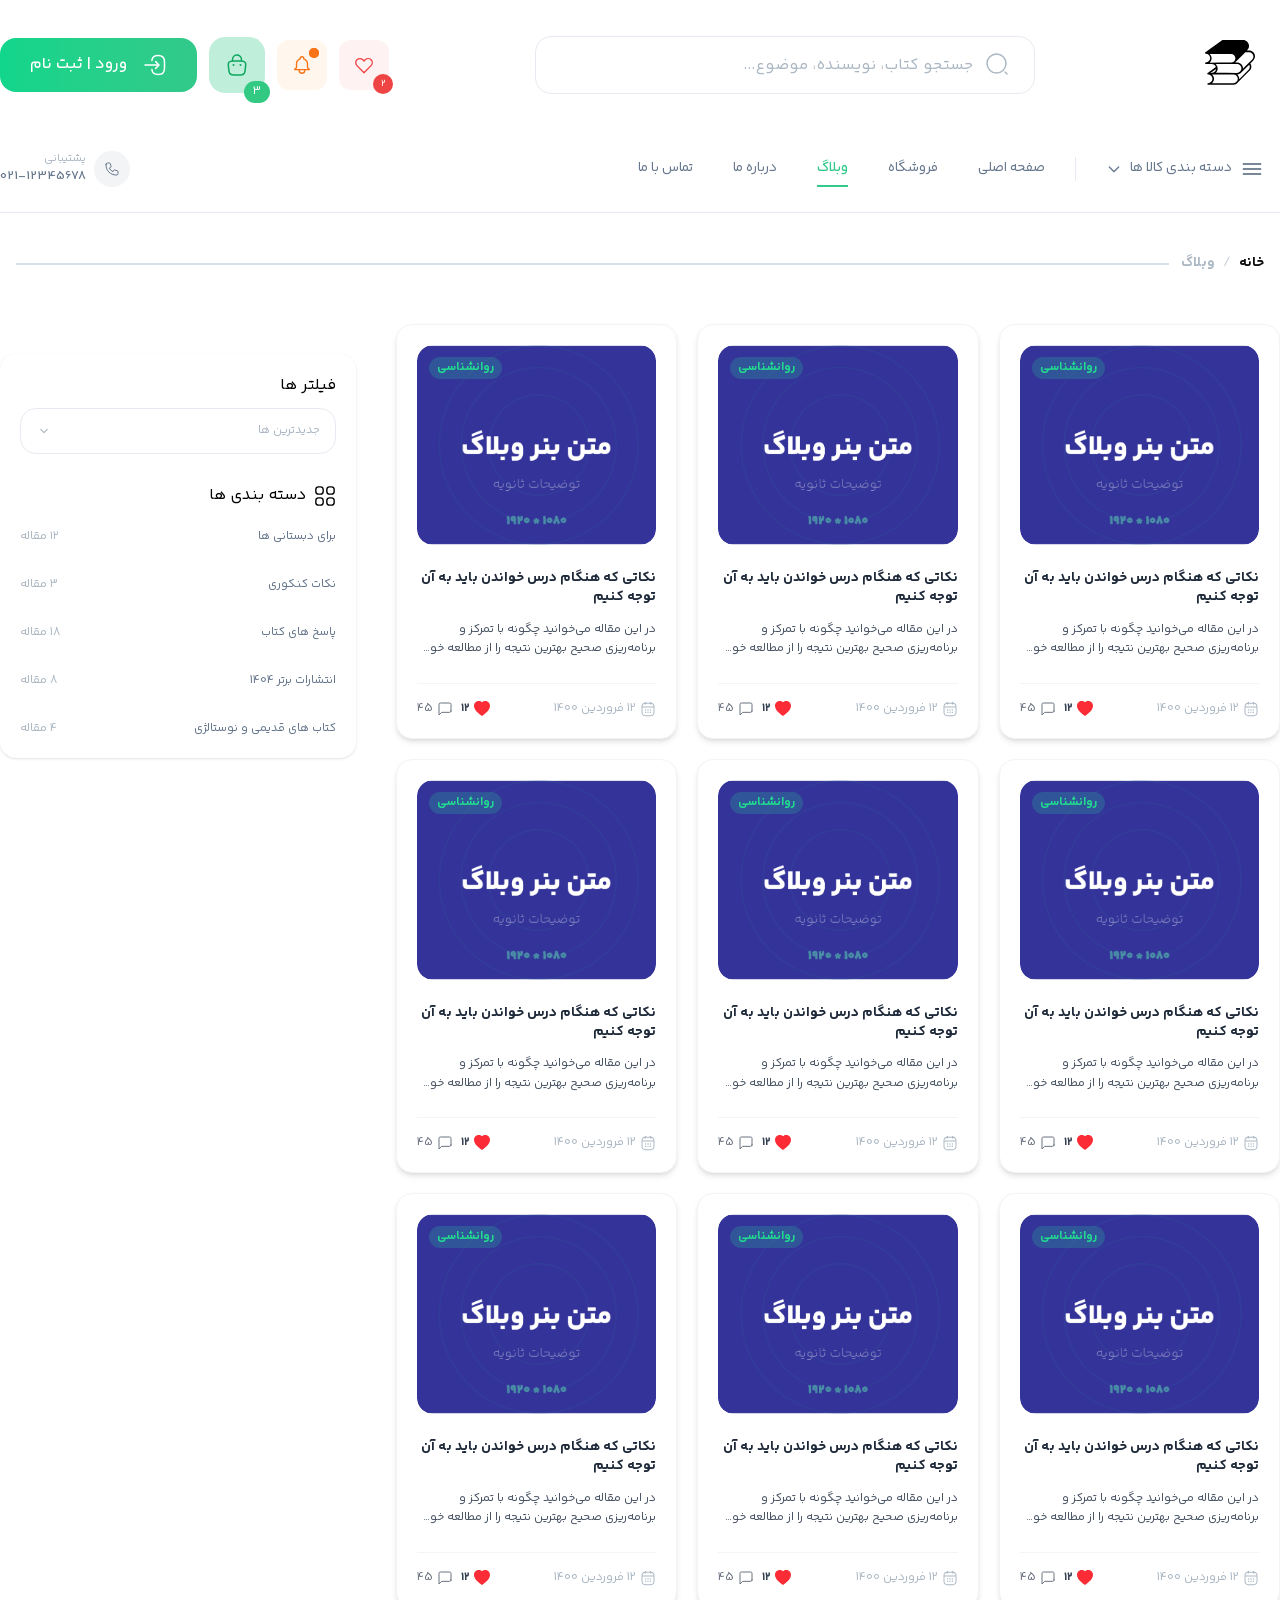
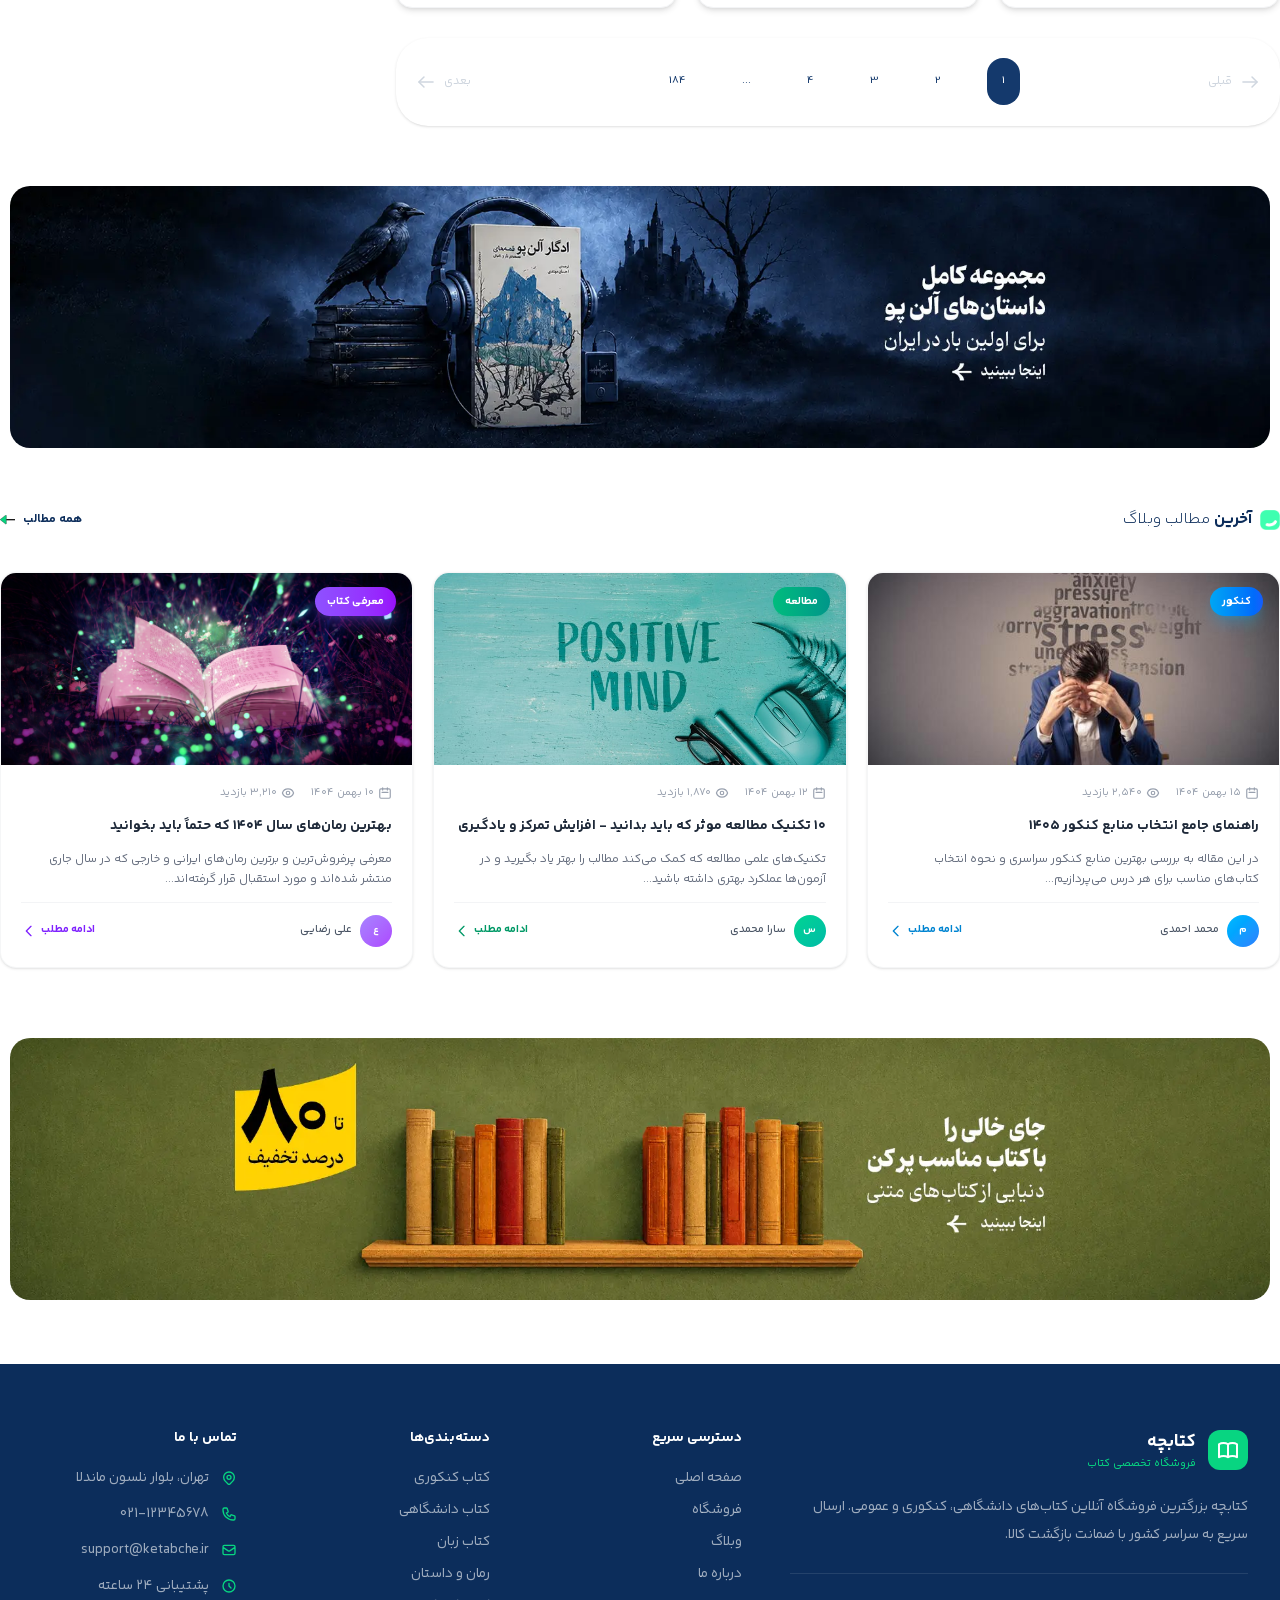
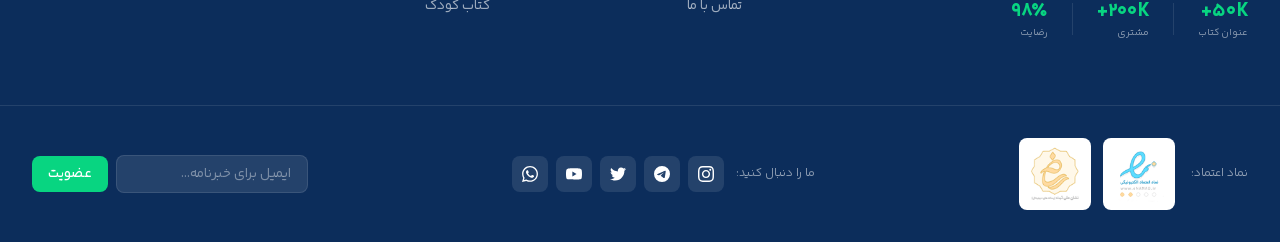
<file: weblog.html>
<!DOCTYPE html>
<html lang="fa">

<head>
    <meta charset="UTF-8">
    <meta name="viewport" content="width=device-width, initial-scale=1.0">
    <title>کتابچه | فروشگاه آنلاین کتاب</title>
    <link rel="stylesheet" href="assets/css/output.css">
    <link rel="stylesheet" href="assets/css/swiper-bundle.min.css">
    <link rel="shortcut icon" href="assets/images/main/ico-face.png" type="image/x-icon">

    <style>
        [x-cloak] {
            display: none !important;
        }
    </style>
</head>

<body dir="rtl" class="">
    <section class="px-[10px] lg:px-[20px] xl:px-0 mt-[15px] border-b-1 border-[#E7EAF0] pb-[15px] md:pb-[25px]" x-data="{ 
            mobileMenuOpen: false, 
            searchOpen: false,
            notificationOpen: false,
            userDropdownOpen: false,
            isScrolled: false,
            searchQuery: '',
            recentSearches: ['کتاب ریاضی', 'رمان خارجی', 'کنکور 1404']
        }" @scroll.window="isScrolled = window.scrollY > 50">
        <div class="max-w-7xl mx-auto">

            <div class="flex justify-between items-center gap-3">
                <div class="flex-shrink-0 group">
                    <a href="index.html" class="block">
                        <img class="w-[80px] sm:w-[80px] md:w-[100px] transition-transform duration-300 group-hover:scale-105"
                            src="assets/images/main/vecteezy_book-read-library-study-solid-line-icon-vector_7945587.svg"
                            alt="کتابچه">
                    </a>
                </div>

                <div class="hidden md:block flex-1 max-w-[400px] lg:max-w-[500px] relative"
                    x-data="{ searchFocused: false }">
                    <div class="relative">
                        <div class="border-[1px] relative rounded-[16px] flex py-[12px] lg:py-[15px] px-[20px] lg:px-[25px] gap-3 transition-all duration-300"
                            :class="searchFocused ? 'border-[#32c98a] shadow-[0_0_0_3px_rgba(50,201,138,0.1)]' : 'border-[#E7EAF0]'">
                            <div class="flex-shrink-0">
                                <svg width="24" height="24" viewBox="0 0 24 24" fill="none"
                                    xmlns="http://www.w3.org/2000/svg" :class="searchFocused ? 'stroke-[#32c98a]' : ''">
                                    <path
                                        d="M11.5 21C16.7467 21 21 16.7467 21 11.5C21 6.25329 16.7467 2 11.5 2C6.25329 2 2 6.25329 2 11.5C2 16.7467 6.25329 21 11.5 21Z"
                                        :stroke="searchFocused ? '#32c98a' : '#ACB8C4'" stroke-width="1.5"
                                        stroke-linecap="round" stroke-linejoin="round" />
                                    <path d="M22 22L20 20" :stroke="searchFocused ? '#32c98a' : '#ACB8C4'"
                                        stroke-width="1.5" stroke-linecap="round" stroke-linejoin="round" />
                                </svg>
                            </div>
                            <div class="w-full">
                                <input x-model="searchQuery" @focus="searchFocused = true"
                                    @blur="setTimeout(() => searchFocused = false, 200)"
                                    class="w-full h-full outline-0 text-[#181E25] text-[16px] placeholder:text-[#ACB8C4] bg-transparent"
                                    placeholder="جستجو کتاب، نویسنده، موضوع..." type="search">
                            </div>
                            <div x-show="searchQuery" class="flex-shrink-0">
                                <button @click="searchQuery = ''"
                                    class="text-[#ACB8C4] hover:text-[#32c98a] transition-colors">
                                    <svg class="w-5 h-5" fill="none" stroke="currentColor" viewBox="0 0 24 24">
                                        <path stroke-linecap="round" stroke-linejoin="round" stroke-width="2"
                                            d="M6 18L18 6M6 6l12 12" />
                                    </svg>
                                </button>
                            </div>
                        </div>

                        <div x-show="searchFocused" x-cloak x-transition:enter="transition ease-out duration-200"
                            x-transition:enter-start="opacity-0 -translate-y-2"
                            x-transition:enter-end="opacity-100 translate-y-0"
                            class="absolute top-full right-0 left-0 mt-2 bg-white rounded-[16px] shadow-[0_8px_40px_rgba(0,0,0,0.12)] z-50 overflow-hidden">

                            <div class="p-4 border-b border-[#E7EAF0]">
                                <p class="text-[12px] text-[#67788E] mb-3">جستجوی سریع</p>
                                <div class="flex flex-wrap gap-2">
                                    <a href="#"
                                        class="text-[11px] bg-[#F3F4F6] hover:bg-[#32c98a] hover:text-white text-[#67788E] px-3 py-1.5 rounded-full transition-colors">📚
                                        کتاب درسی</a>
                                    <a href="#"
                                        class="text-[11px] bg-[#F3F4F6] hover:bg-[#32c98a] hover:text-white text-[#67788E] px-3 py-1.5 rounded-full transition-colors">🎓
                                        کنکور</a>
                                    <a href="#"
                                        class="text-[11px] bg-[#F3F4F6] hover:bg-[#32c98a] hover:text-white text-[#67788E] px-3 py-1.5 rounded-full transition-colors">📖
                                        رمان</a>
                                    <a href="#"
                                        class="text-[11px] bg-[#F3F4F6] hover:bg-[#32c98a] hover:text-white text-[#67788E] px-3 py-1.5 rounded-full transition-colors">🧒
                                        کودک</a>
                                </div>
                            </div>

                            <div class="p-4">
                                <p class="text-[12px] text-[#67788E] mb-2">جستجوهای اخیر</p>
                                <template x-for="term in recentSearches" :key="term">
                                    <a href="#"
                                        class="flex items-center gap-2 py-2 hover:bg-[#F9FAFB] px-2 rounded-lg transition-colors">
                                        <svg class="w-4 h-4 text-[#ACB8C4]" fill="none" stroke="currentColor"
                                            viewBox="0 0 24 24">
                                            <path stroke-linecap="round" stroke-linejoin="round" stroke-width="2"
                                                d="M12 8v4l3 3m6-3a9 9 0 11-18 0 9 9 0 0118 0z" />
                                        </svg>
                                        <span class="text-[13px] text-[#384656]" x-text="term"></span>
                                    </a>
                                </template>
                            </div>
                        </div>
                    </div>
                </div>

                <div class="flex items-center gap-2 sm:gap-3">
                    <button @click="searchOpen = !searchOpen"
                        class="md:hidden w-[44px] h-[44px] bg-[#F9FAFB] hover:bg-[#32c98a]/10 rounded-[12px] flex items-center justify-center transition-colors group">
                        <svg width="20" height="20" viewBox="0 0 24 24" fill="none" xmlns="http://www.w3.org/2000/svg">
                            <path
                                d="M11.5 21C16.7467 21 21 16.7467 21 11.5C21 6.25329 16.7467 2 11.5 2C6.25329 2 2 6.25329 2 11.5C2 16.7467 6.25329 21 11.5 21Z"
                                class="group-hover:stroke-[#32c98a] transition-colors" stroke="#67788E"
                                stroke-width="1.5" stroke-linecap="round" stroke-linejoin="round" />
                            <path d="M22 22L20 20" class="group-hover:stroke-[#32c98a] transition-colors"
                                stroke="#67788E" stroke-width="1.5" stroke-linecap="round" stroke-linejoin="round" />
                        </svg>
                    </button>

                    <a href="#"
                        class="hidden sm:flex w-[44px] h-[44px] sm:w-[50px] sm:h-[50px] bg-[#FEF2F2] hover:bg-[#FEE2E2] rounded-[12px] items-center justify-center transition-colors relative group">
                        <svg class="w-[20px] h-[20px] sm:w-[22px] sm:h-[22px] text-[#EF4444] group-hover:scale-110 transition-transform"
                            fill="none" stroke="currentColor" viewBox="0 0 24 24">
                            <path stroke-linecap="round" stroke-linejoin="round" stroke-width="1.5"
                                d="M4.318 6.318a4.5 4.5 0 000 6.364L12 20.364l7.682-7.682a4.5 4.5 0 00-6.364-6.364L12 7.636l-1.318-1.318a4.5 4.5 0 00-6.364 0z" />
                        </svg>
                        <span
                            class="text-[10px] text-white bg-[#EF4444] rounded-full absolute -right-1 -bottom-1 w-5 h-5 flex items-center justify-center">۲</span>
                    </a>

                    <div class="relative hidden md:block" x-data="{ notifOpen: false }">
                        <button @click="notifOpen = !notifOpen"
                            class="w-[44px] h-[44px] sm:w-[50px] sm:h-[50px] bg-[#FFF7ED] hover:bg-[#FFEDD5] rounded-[12px] flex items-center justify-center transition-colors relative group">
                            <svg class="w-[20px] h-[20px] sm:w-[22px] sm:h-[22px] text-[#F97316] group-hover:scale-110 transition-transform"
                                fill="none" stroke="currentColor" viewBox="0 0 24 24">
                                <path stroke-linecap="round" stroke-linejoin="round" stroke-width="1.5"
                                    d="M15 17h5l-1.405-1.405A2.032 2.032 0 0118 14.158V11a6.002 6.002 0 00-4-5.659V5a2 2 0 10-4 0v.341C7.67 6.165 6 8.388 6 11v3.159c0 .538-.214 1.055-.595 1.436L4 17h5m6 0v1a3 3 0 11-6 0v-1m6 0H9" />
                            </svg>
                            <span
                                class="absolute top-2 right-2 w-2.5 h-2.5 bg-[#F97316] rounded-full animate-ping"></span>
                            <span class="absolute top-2 right-2 w-2.5 h-2.5 bg-[#F97316] rounded-full"></span>
                        </button>

                        <div x-show="notifOpen" x-cloak @click.outside="notifOpen = false"
                            x-transition:enter="transition ease-out duration-200"
                            x-transition:enter-start="opacity-0 translate-y-2"
                            x-transition:enter-end="opacity-100 translate-y-0"
                            class="absolute left-0 mt-2 w-[320px] bg-white rounded-[16px] shadow-[0_8px_40px_rgba(0,0,0,0.12)] z-50 overflow-hidden">
                            <div
                                class="bg-gradient-to-l from-[#F97316] to-[#FB923C] px-4 py-3 flex items-center justify-between">
                                <span class="text-white text-[14px] font-semibold">اعلان‌ها</span>
                                <span class="bg-white/20 text-white text-[11px] px-2 py-0.5 rounded-full">۳ جدید</span>
                            </div>
                            <div class="max-h-[300px] overflow-y-auto">
                                <a href="#"
                                    class="flex items-start gap-3 p-4 hover:bg-[#F9FAFB] transition-colors border-b border-[#E7EAF0]">
                                    <div
                                        class="w-10 h-10 bg-[#32c98a]/10 rounded-full flex items-center justify-center flex-shrink-0">
                                        <svg class="w-5 h-5 text-[#32c98a]" fill="none" stroke="currentColor"
                                            viewBox="0 0 24 24">
                                            <path stroke-linecap="round" stroke-linejoin="round" stroke-width="2"
                                                d="M9 12l2 2 4-4m6 2a9 9 0 11-18 0 9 9 0 0118 0z" />
                                        </svg>
                                    </div>
                                    <div class="flex-1">
                                        <p class="text-[13px] text-[#181E25] font-medium">سفارش شما ارسال شد</p>
                                        <p class="text-[11px] text-[#67788E] mt-1">کتاب «ریاضی دهم» در حال ارسال است</p>
                                        <span class="text-[10px] text-[#ACB8C4] mt-1 block">۵ دقیقه پیش</span>
                                    </div>
                                </a>
                                <a href="#"
                                    class="flex items-start gap-3 p-4 hover:bg-[#F9FAFB] transition-colors border-b border-[#E7EAF0]">
                                    <div
                                        class="w-10 h-10 bg-[#EF4444]/10 rounded-full flex items-center justify-center flex-shrink-0">
                                        <svg class="w-5 h-5 text-[#EF4444]" fill="none" stroke="currentColor"
                                            viewBox="0 0 24 24">
                                            <path stroke-linecap="round" stroke-linejoin="round" stroke-width="2"
                                                d="M7 7h.01M7 3h5c.512 0 1.024.195 1.414.586l7 7a2 2 0 010 2.828l-7 7a2 2 0 01-2.828 0l-7-7A1.994 1.994 0 013 12V7a4 4 0 014-4z" />
                                        </svg>
                                    </div>
                                    <div class="flex-1">
                                        <p class="text-[13px] text-[#181E25] font-medium">تخفیف ویژه! 🎉</p>
                                        <p class="text-[11px] text-[#67788E] mt-1">۳۰٪ تخفیف روی کتاب‌های کنکور</p>
                                        <span class="text-[10px] text-[#ACB8C4] mt-1 block">۲ ساعت پیش</span>
                                    </div>
                                </a>
                            </div>
                            <a href="#"
                                class="block text-center text-[12px] text-[#32c98a] py-3 hover:bg-[#F9FAFB] transition-colors">مشاهده
                                همه اعلان‌ها</a>
                        </div>
                    </div>

                    <div class="relative group" x-data="{ cartOpen: false }">
                        <div @click="cartOpen = !cartOpen" @mouseenter="cartOpen = true"
                            class="w-[44px] h-[44px] sm:w-[56px] sm:h-[56px] bg-[#32c98a4f] rounded-[12px] sm:rounded-[16px] flex items-center justify-center cursor-pointer relative">

                            <svg class="w-[20px] h-[20px] sm:w-[24px] sm:h-[24px]" viewBox="0 0 24 24" fill="none"
                                xmlns="http://www.w3.org/2000/svg">
                                <path
                                    d="M7.5 7.67001V6.70001C7.5 4.45001 9.31 2.24001 11.56 2.03001C14.24 1.77001 16.5 3.88001 16.5 6.51001V7.89001"
                                    stroke="#0da75f" stroke-width="1.5" stroke-miterlimit="10" stroke-linecap="round"
                                    stroke-linejoin="round" />
                                <path
                                    d="M8.99983 22H14.9998C19.0198 22 19.7398 20.39 19.9498 18.43L20.6998 12.43C20.9698 9.99 20.2698 8 15.9998 8H7.99983C3.72983 8 3.02983 9.99 3.29983 12.43L4.04983 18.43C4.25983 20.39 4.97983 22 8.99983 22Z"
                                    stroke="#0da75f" stroke-width="1.5" stroke-miterlimit="10" stroke-linecap="round"
                                    stroke-linejoin="round" />
                                <path d="M15.4955 12H15.5045" stroke="#0da75f" stroke-width="2" stroke-linecap="round"
                                    stroke-linejoin="round" />
                                <path d="M8.49451 12H8.50349" stroke="#0da75f" stroke-width="2" stroke-linecap="round"
                                    stroke-linejoin="round" />
                            </svg>
                            <span
                                class="text-[10px] sm:text-[12px] text-[#FFFFFF] bg-[#32c983] rounded-[24px] absolute -right-[3px] sm:-right-[5px] -bottom-[8px] sm:-bottom-[10px] px-[7px] sm:px-[9px] py-[1px] sm:py-[2px]">۳</span>
                        </div>

                        <div @mouseleave="cartOpen = false" x-show="cartOpen"
                            x-transition:enter="transition ease-out duration-200"
                            x-transition:enter-start="opacity-0 translate-y-2"
                            x-transition:enter-end="opacity-100 translate-y-0"
                            x-transition:leave="transition ease-in duration-150"
                            x-transition:leave-start="opacity-100 translate-y-0"
                            x-transition:leave-end="opacity-0 translate-y-2"
                            class="absolute left-0 mt-3 w-[320px] sm:w-[380px] bg-white rounded-[24px] shadow-[0_8px_40px_rgba(0,0,0,0.12)] z-50 overflow-hidden"
                            @click.outside="cartOpen = false">

                            <div
                                class="bg-gradient-to-l from-[#32c98a] to-[#11d68b] px-5 py-4 flex items-center justify-between">
                                <div class="flex items-center gap-2">
                                    <svg width="20" height="20" viewBox="0 0 24 24" fill="none"
                                        xmlns="http://www.w3.org/2000/svg">
                                        <path
                                            d="M7.5 7.67001V6.70001C7.5 4.45001 9.31 2.24001 11.56 2.03001C14.24 1.77001 16.5 3.88001 16.5 6.51001V7.89001"
                                            stroke="white" stroke-width="1.5" stroke-miterlimit="10"
                                            stroke-linecap="round" stroke-linejoin="round" />
                                        <path
                                            d="M8.99983 22H14.9998C19.0198 22 19.7398 20.39 19.9498 18.43L20.6998 12.43C20.9698 9.99 20.2698 8 15.9998 8H7.99983C3.72983 8 3.02983 9.99 3.29983 12.43L4.04983 18.43C4.25983 20.39 4.97983 22 8.99983 22Z"
                                            stroke="white" stroke-width="1.5" stroke-miterlimit="10"
                                            stroke-linecap="round" stroke-linejoin="round" />
                                    </svg>
                                    <span class="text-white text-[15px] font-semibold">سبد خرید</span>
                                </div>
                                <span class="bg-white/20 text-white text-[12px] px-3 py-1 rounded-full">۳ محصول</span>
                            </div>

                            <div class="max-h-[280px] overflow-y-auto p-4 space-y-3 scroll-smooth"
                                style="scrollbar-width: thin; scrollbar-color: #32c98a #F3F4F6;">
                                <div
                                    class="flex items-center gap-3 p-3 bg-[#F9FAFB] rounded-[16px] hover:bg-[#F3F4F6] transition-colors">
                                    <img src="assets/images/shop/book.webp" alt=""
                                        class="w-[60px] h-[60px] object-cover rounded-[12px]">
                                    <div class="flex-1 min-w-0">
                                        <p class="text-[13px] text-[#181E25] font-medium truncate">کتاب همیار دانشجو
                                            خیلی سبز
                                        </p>
                                        <div class="flex items-center justify-between mt-1">
                                            <span class="text-[13px] text-[#32c98a] font-semibold">۴,۵۹۰,۰۰۰
                                                تومان</span>
                                            <div x-data="{ count: 1 }"
                                                class="flex items-center gap-1 bg-white rounded-[8px] border border-[#E7EAF0] px-2 py-1">

                                                <button @click="count > 1 && count--"
                                                    class="text-[#ACB8C4] cursor-pointer hover:text-[#32c98a] transition-colors text-[14px]">
                                                    −
                                                </button>

                                                <span x-text="count" class="text-[12px] text-[#181E25] w-5 text-center">
                                                    ۱
                                                </span>

                                                <button @click="count++"
                                                    class="text-[#ACB8C4] cursor-pointer hover:text-[#32c98a] transition-colors text-[14px]">
                                                    +
                                                </button>
                                            </div>
                                        </div>
                                    </div>
                                    <button
                                        class="text-[#ACB8C4] cursor-pointer hover:text-[#32c98a] transition-colors p-1">
                                        <svg width="16" height="16" viewBox="0 0 24 24" fill="none"
                                            xmlns="http://www.w3.org/2000/svg">
                                            <path
                                                d="M21 5.98C17.67 5.65 14.32 5.48 10.98 5.48C9 5.48 7.02 5.58 5.04 5.78L3 5.98"
                                                stroke="currentColor" stroke-width="1.5" stroke-linecap="round"
                                                stroke-linejoin="round" />
                                            <path
                                                d="M8.5 4.97L8.72 3.66C8.88 2.71 9 2 10.69 2H13.31C15 2 15.13 2.75 15.28 3.67L15.5 4.97"
                                                stroke="currentColor" stroke-width="1.5" stroke-linecap="round"
                                                stroke-linejoin="round" />
                                            <path
                                                d="M18.85 9.14L18.2 19.21C18.09 20.78 18 22 15.21 22H8.79C6 22 5.91 20.78 5.8 19.21L5.15 9.14"
                                                stroke="currentColor" stroke-width="1.5" stroke-linecap="round"
                                                stroke-linejoin="round" />
                                        </svg>
                                    </button>
                                </div>

                                <div
                                    class="flex items-center gap-3 p-3 bg-[#F9FAFB] rounded-[16px] hover:bg-[#F3F4F6] transition-colors">
                                    <img src="assets/images/shop/book2.webp" alt=""
                                        class="w-[60px] h-[60px] object-cover rounded-[12px]">
                                    <div class="flex-1 min-w-0">
                                        <p class="text-[13px] text-[#181E25] font-medium truncate">کتاب انتشارات مهروماه
                                        </p>
                                        <div class="flex items-center gap-2 mt-1">
                                            <span class="text-[12px] text-[#ACB8C4] line-through">۷,۲۰۰,۰۰۰</span>
                                            <span
                                                class="text-[10px] text-white bg-[#FA5C64] rounded-[8px] px-2 py-0.5">۱۸٪</span>
                                        </div>
                                        <div class="flex items-center justify-between mt-1">
                                            <span class="text-[13px] text-[#32c98a] font-semibold">۵,۹۰۰,۰۰۰
                                                تومان</span>
                                            <div x-data="{ count: 1 }"
                                                class="flex items-center gap-1 bg-white rounded-[8px] border border-[#E7EAF0] px-2 py-1">

                                                <button @click="count > 1 && count--"
                                                    class="text-[#ACB8C4] cursor-pointer hover:text-[#32c98a] transition-colors text-[14px]">
                                                    −
                                                </button>

                                                <span x-text="count" class="text-[12px] text-[#181E25] w-5 text-center">
                                                    ۱
                                                </span>

                                                <button @click="count++"
                                                    class="text-[#ACB8C4] cursor-pointer hover:text-[#32c98a] transition-colors text-[14px]">
                                                    +
                                                </button>
                                            </div>
                                        </div>
                                    </div>
                                    <button
                                        class="text-[#ACB8C4] cursor-pointer hover:text-[#32c98a] transition-colors p-1">
                                        <svg width="16" height="16" viewBox="0 0 24 24" fill="none"
                                            xmlns="http://www.w3.org/2000/svg">
                                            <path
                                                d="M21 5.98C17.67 5.65 14.32 5.48 10.98 5.48C9 5.48 7.02 5.58 5.04 5.78L3 5.98"
                                                stroke="currentColor" stroke-width="1.5" stroke-linecap="round"
                                                stroke-linejoin="round" />
                                            <path
                                                d="M8.5 4.97L8.72 3.66C8.88 2.71 9 2 10.69 2H13.31C15 2 15.13 2.75 15.28 3.67L15.5 4.97"
                                                stroke="currentColor" stroke-width="1.5" stroke-linecap="round"
                                                stroke-linejoin="round" />
                                            <path
                                                d="M18.85 9.14L18.2 19.21C18.09 20.78 18 22 15.21 22H8.79C6 22 5.91 20.78 5.8 19.21L5.15 9.14"
                                                stroke="currentColor" stroke-width="1.5" stroke-linecap="round"
                                                stroke-linejoin="round" />
                                        </svg>
                                    </button>
                                </div>

                                <div
                                    class="flex items-center gap-3 p-3 bg-[#F9FAFB] rounded-[16px] hover:bg-[#F3F4F6] transition-colors">
                                    <img src="assets/images/shop/book3.webp" alt=""
                                        class="w-[60px] h-[60px] object-cover rounded-[12px]">
                                    <div class="flex-1 min-w-0">
                                        <p class="text-[13px] text-[#181E25] font-medium truncate">کتاب کار ریاضی هشتم
                                        </p>
                                        <div class="flex items-center gap-2 mt-1">
                                            <span class="text-[12px] text-[#ACB8C4] line-through">۴,۰۰۰,۰۰۰</span>
                                            <span
                                                class="text-[10px] text-white bg-[#FA5C64] rounded-[8px] px-2 py-0.5">۲۰٪</span>
                                        </div>
                                        <div class="flex items-center justify-between mt-1">
                                            <span class="text-[13px] text-[#32c98a] font-semibold">۳,۲۰۰,۰۰۰
                                                تومان</span>
                                            <div x-data="{ count: 1 }"
                                                class="flex items-center gap-1 bg-white rounded-[8px] border border-[#E7EAF0] px-2 py-1">

                                                <button @click="count > 1 && count--"
                                                    class="text-[#ACB8C4] cursor-pointer hover:text-[#32c98a] transition-colors text-[14px]">
                                                    −
                                                </button>

                                                <span x-text="count" class="text-[12px] text-[#181E25] w-5 text-center">
                                                    ۱
                                                </span>

                                                <button @click="count++"
                                                    class="text-[#ACB8C4] cursor-pointer hover:text-[#32c98a] transition-colors text-[14px]">
                                                    +
                                                </button>
                                            </div>
                                        </div>
                                    </div>
                                    <button
                                        class="text-[#ACB8C4] cursor-pointer hover:text-[#32c98a] transition-colors p-1">
                                        <svg width="16" height="16" viewBox="0 0 24 24" fill="none"
                                            xmlns="http://www.w3.org/2000/svg">
                                            <path
                                                d="M21 5.98C17.67 5.65 14.32 5.48 10.98 5.48C9 5.48 7.02 5.58 5.04 5.78L3 5.98"
                                                stroke="currentColor" stroke-width="1.5" stroke-linecap="round"
                                                stroke-linejoin="round" />
                                            <path
                                                d="M8.5 4.97L8.72 3.66C8.88 2.71 9 2 10.69 2H13.31C15 2 15.13 2.75 15.28 3.67L15.5 4.97"
                                                stroke="currentColor" stroke-width="1.5" stroke-linecap="round"
                                                stroke-linejoin="round" />
                                            <path
                                                d="M18.85 9.14L18.2 19.21C18.09 20.78 18 22 15.21 22H8.79C6 22 5.91 20.78 5.8 19.21L5.15 9.14"
                                                stroke="currentColor" stroke-width="1.5" stroke-linecap="round"
                                                stroke-linejoin="round" />
                                        </svg>
                                    </button>
                                </div>
                            </div>
                        </div>
                    </div>

                    <div class="hidden md:flex items-center gap-2">
                        <div class="hidden relative" x-data="{ userOpen: false }">
                            <button @click="userOpen = !userOpen"
                                class="flex items-center gap-2 bg-[#F9FAFB] hover:bg-[#F3F4F6] px-3 py-2 rounded-[12px] transition-colors">
                                <img src="assets/images/blog/Frame%20130.png" alt="پروفایل"
                                    class="w-9 h-9 rounded-full border-2 border-[#32c98a]">
                                <div class="text-right">
                                    <p class="text-[12px] text-[#181E25] font-medium">علی احمدی</p>
                                    <p class="text-[10px] text-[#67788E]">کیف پول: ۵۰,۰۰۰ ت</p>
                                </div>
                                <svg class="w-4 h-4 text-[#67788E] transition-transform"
                                    :class="userOpen ? 'rotate-180' : ''" fill="none" stroke="currentColor"
                                    viewBox="0 0 24 24">
                                    <path stroke-linecap="round" stroke-linejoin="round" stroke-width="2"
                                        d="M19 9l-7 7-7-7" />
                                </svg>
                            </button>
                        </div>

                        <a class="bg-gradient-to-l from-[#32c98a] to-[#11d68b] hover:from-[#2ab77d] hover:to-[#0fc580] px-[20px] lg:px-[30px] py-[12px] lg:py-[15px] rounded-[12px] lg:rounded-[16px] flex justify-center items-center w-fit gap-3 lg:gap-4 transition-all duration-300 hover:shadow-lg hover:shadow-[#32c98a]/30 group"
                            href="#">
                            <svg class="w-[20px] h-[20px] lg:w-[24px] lg:h-[24px] group-hover:scale-110 transition-transform"
                                viewBox="0 0 24 24" fill="none" xmlns="http://www.w3.org/2000/svg">
                                <path
                                    d="M8.90039 7.55999C9.21039 3.95999 11.0604 2.48999 15.1104 2.48999H15.2404C19.7104 2.48999 21.5004 4.27999 21.5004 8.74999V15.27C21.5004 19.74 19.7104 21.53 15.2404 21.53H15.1104C11.0904 21.53 9.24039 20.08 8.91039 16.54"
                                    stroke="white" stroke-width="1.5" stroke-linecap="round" stroke-linejoin="round" />
                                <path d="M2 12H14.88" stroke="white" stroke-width="1.5" stroke-linecap="round"
                                    stroke-linejoin="round" />
                                <path d="M12.6504 8.64999L16.0004 12L12.6504 15.35" stroke="white" stroke-width="1.5"
                                    stroke-linecap="round" stroke-linejoin="round" />
                            </svg>
                            <span class="text-[14px] lg:text-[16px] text-[#FFFFFF] whitespace-nowrap font-medium">ورود |
                                ثبت نام</span>
                        </a>
                    </div>

                    <button @click="mobileMenuOpen = !mobileMenuOpen"
                        class="md:hidden w-[44px] h-[44px] bg-gradient-to-br from-[#32c98a] to-[#11d68b] rounded-[12px] flex items-center justify-center transition-all duration-300 hover:shadow-lg hover:shadow-[#32c98a]/30"
                        :class="mobileMenuOpen ? 'rotate-90' : ''">
                        <svg x-show="!mobileMenuOpen" width="20" height="20" viewBox="0 0 24 24" fill="none"
                            xmlns="http://www.w3.org/2000/svg">
                            <path d="M3 7H21" stroke="white" stroke-width="1.5" stroke-linecap="round" />
                            <path d="M3 12H21" stroke="white" stroke-width="1.5" stroke-linecap="round" />
                            <path d="M3 17H21" stroke="white" stroke-width="1.5" stroke-linecap="round" />
                        </svg>
                        <svg x-show="mobileMenuOpen" x-cloak width="20" height="20" viewBox="0 0 24 24" fill="none"
                            xmlns="http://www.w3.org/2000/svg">
                            <path d="M18 6L6 18" stroke="white" stroke-width="1.5" stroke-linecap="round"
                                stroke-linejoin="round" />
                            <path d="M6 6L18 18" stroke="white" stroke-width="1.5" stroke-linecap="round"
                                stroke-linejoin="round" />
                        </svg>
                    </button>
                </div>
            </div>

            <div x-show="searchOpen" x-cloak x-transition:enter="transition ease-out duration-200"
                x-transition:enter-start="opacity-0 -translate-y-4" x-transition:enter-end="opacity-100 translate-y-0"
                class="md:hidden mt-4 relative">
                <div
                    class="border border-[#E7EAF0] rounded-[12px] flex items-center py-3 px-4 gap-3 focus-within:border-[#32c98a] focus-within:shadow-[0_0_0_3px_rgba(50,201,138,0.1)] transition-all">
                    <svg class="w-5 h-5 text-[#ACB8C4] flex-shrink-0" fill="none" stroke="currentColor"
                        viewBox="0 0 24 24">
                        <path stroke-linecap="round" stroke-linejoin="round" stroke-width="1.5"
                            d="M21 21l-6-6m2-5a7 7 0 11-14 0 7 7 0 0114 0z" />
                    </svg>
                    <input class="flex-1 outline-none text-[14px] text-[#181E25] placeholder:text-[#ACB8C4]"
                        type="search" placeholder="جستجو کتاب، نویسنده...">
                    <button @click="searchOpen = false" class="text-[#ACB8C4] hover:text-[#32c98a]">
                        <svg class="w-5 h-5" fill="none" stroke="currentColor" viewBox="0 0 24 24">
                            <path stroke-linecap="round" stroke-linejoin="round" stroke-width="2"
                                d="M6 18L18 6M6 6l12 12" />
                        </svg>
                    </button>
                </div>
            </div>

            <div class="hidden md:flex items-center justify-between mt-[25px] lg:mt-[35px]">
                <div class="flex items-center">
                    <div class="relative" x-data="{ megaOpen: false }">
                        <div @mouseenter="megaOpen = true" @click="megaOpen = !megaOpen"
                            class="flex items-center gap-2 mr-4 cursor-pointer group">
                            <svg width="24" height="24" viewBox="0 0 24 24" fill="none"
                                xmlns="http://www.w3.org/2000/svg" class="transition-colors"
                                :class="megaOpen ? 'stroke-[#32c98a]' : ''">
                                <path
                                    d="M3 6.75H21C21.1339 6.75 21.25 6.86614 21.25 7C21.25 7.13386 21.1339 7.25 21 7.25H3C2.86614 7.25 2.75 7.13386 2.75 7C2.75 6.86614 2.86614 6.75 3 6.75Z"
                                    fill="#292D32" :stroke="megaOpen ? '#32c98a' : '#67788E'" />
                                <path
                                    d="M3 11.75H21C21.1339 11.75 21.25 11.8661 21.25 12C21.25 12.1339 21.1339 12.25 21 12.25H3C2.86614 12.25 2.75 12.1339 2.75 12C2.75 11.8661 2.86614 11.75 3 11.75Z"
                                    fill="#292D32" :stroke="megaOpen ? '#32c98a' : '#67788E'" />
                                <path
                                    d="M3 16.75H21C21.1339 16.75 21.25 16.8661 21.25 17C21.25 17.1339 21.1339 17.25 21 17.25H3C2.86614 17.25 2.75 17.1339 2.75 17C2.75 16.8661 2.86614 16.75 3 16.75Z"
                                    fill="#292D32" :stroke="megaOpen ? '#32c98a' : '#67788E'" />
                            </svg>
                            <span class="text-[14px] transition-colors"
                                :class="megaOpen ? 'text-[#32c98a]' : 'text-[#67788E]'">دسته بندی کالا ها</span>
                            <svg class="w-4 h-4 transition-transform duration-300" :class="megaOpen ? 'rotate-180' : ''"
                                fill="none" stroke="currentColor" viewBox="0 0 24 24">
                                <path stroke-linecap="round" stroke-linejoin="round" stroke-width="2" d="M19 9l-7 7-7-7"
                                    :stroke="megaOpen ? '#32c98a' : '#67788E'"></path>
                            </svg>
                        </div>

                        <div @mouseleave="megaOpen = false" x-show="megaOpen"
                            x-transition:enter="transition ease-out duration-200"
                            x-transition:enter-start="opacity-0 translate-y-2"
                            x-transition:enter-end="opacity-100 translate-y-0"
                            x-transition:leave="transition ease-in duration-150"
                            x-transition:leave-start="opacity-100 translate-y-0"
                            x-transition:leave-end="opacity-0 translate-y-2"
                            class="absolute right-0 mt-4 w-[700px] lg:w-[900px] bg-white rounded-[24px] shadow-[0_8px_40px_rgba(0,0,0,0.12)] z-50 overflow-hidden"
                            @click.outside="megaOpen = false">

                            <div
                                class="bg-gradient-to-l from-[#32c98a] to-[#40e6ae] px-6 py-4 flex items-center justify-between">
                                <div class="flex items-center gap-3">
                                    <svg width="22" height="22" viewBox="0 0 24 24" fill="none"
                                        xmlns="http://www.w3.org/2000/svg">
                                        <path d="M5 10H7C9 10 10 9 10 7V5C10 3 9 2 7 2H5C3 2 2 3 2 5V7C2 9 3 10 5 10Z"
                                            stroke="white" stroke-width="1.5" stroke-miterlimit="10"
                                            stroke-linecap="round" stroke-linejoin="round" />
                                        <path
                                            d="M17 10H19C21 10 22 9 22 7V5C22 3 21 2 19 2H17C15 2 14 3 14 5V7C14 9 15 10 17 10Z"
                                            stroke="white" stroke-width="1.5" stroke-miterlimit="10"
                                            stroke-linecap="round" stroke-linejoin="round" />
                                        <path
                                            d="M17 22H19C21 22 22 21 22 19V17C22 15 21 14 19 14H17C15 14 14 15 14 17V19C14 21 15 22 17 22Z"
                                            stroke="white" stroke-width="1.5" stroke-miterlimit="10"
                                            stroke-linecap="round" stroke-linejoin="round" />
                                        <path
                                            d="M5 22H7C9 22 10 21 10 19V17C10 15 9 14 7 14H5C3 14 2 15 2 17V19C2 21 3 22 5 22Z"
                                            stroke="white" stroke-width="1.5" stroke-miterlimit="10"
                                            stroke-linecap="round" stroke-linejoin="round" />
                                    </svg>
                                    <span class="text-white text-[16px] font-semibold">دسته‌بندی محصولات</span>
                                </div>
                                <a href="#"
                                    class="bg-white/20 hover:bg-white/30 text-white text-[13px] px-4 py-1.5 rounded-full transition-colors flex items-center gap-2">
                                    مشاهده همه
                                    <svg class="rotate-180" width="16" height="16" viewBox="0 0 24 24" fill="none"
                                        xmlns="http://www.w3.org/2000/svg">
                                        <path d="M14.43 5.93L20.5 12L14.43 18.07" stroke="white" stroke-width="1.5"
                                            stroke-miterlimit="10" stroke-linecap="round" stroke-linejoin="round" />
                                        <path d="M3.5 12H20.33" stroke="white" stroke-width="1.5" stroke-miterlimit="10"
                                            stroke-linecap="round" stroke-linejoin="round" />
                                    </svg>
                                </a>
                            </div>

                            <div class="p-6 grid grid-cols-4 gap-4">
                                <div class="group/cat">
                                    <div
                                        class="bg-[#FCF1F8] rounded-[16px] p-4 hover:shadow-lg transition-all duration-300">
                                        <div class="flex items-center gap-3 mb-3">
                                            <div
                                                class="w-[44px] h-[44px] bg-white rounded-[12px] flex items-center justify-center shadow-sm">
                                                <svg width="22" height="22" viewBox="0 0 24 24" fill="none"
                                                    xmlns="http://www.w3.org/2000/svg">
                                                    <path
                                                        d="M12 12C14.7614 12 17 9.76142 17 7C17 4.23858 14.7614 2 12 2C9.23858 2 7 4.23858 7 7C7 9.76142 9.23858 12 12 12Z"
                                                        stroke="#32c98a" stroke-width="1.5" stroke-linecap="round"
                                                        stroke-linejoin="round" />
                                                    <path
                                                        d="M20.59 22C20.59 18.13 16.74 15 12 15C7.26 15 3.41 18.13 3.41 22"
                                                        stroke="#32c98a" stroke-width="1.5" stroke-linecap="round"
                                                        stroke-linejoin="round" />
                                                </svg>
                                            </div>
                                            <h3 class="text-[15px] text-[#181E25] font-semibold">دبستان</h3>
                                        </div>
                                        <ul class="space-y-2">
                                            <li><a href="#"
                                                    class="text-[13px] text-[#67788E] hover:text-[#32c98a] transition-colors flex items-center gap-2">
                                                    <span class="w-1.5 h-1.5 bg-[#E7EAF0] rounded-full"></span>کلاس
                                                    اول</a>
                                            </li>
                                            <li><a href="#"
                                                    class="text-[13px] text-[#67788E] hover:text-[#32c98a] transition-colors flex items-center gap-2">
                                                    <span class="w-1.5 h-1.5 bg-[#E7EAF0] rounded-full"></span>کلاس
                                                    دوم</a>
                                            </li>
                                            <li><a href="#"
                                                    class="text-[13px] text-[#67788E] hover:text-[#32c98a] transition-colors flex items-center gap-2">
                                                    <span class="w-1.5 h-1.5 bg-[#E7EAF0] rounded-full"></span>کلاس
                                                    سوم</a>
                                            </li>
                                            <li><a href="#"
                                                    class="text-[13px] text-[#67788E] hover:text-[#32c98a] transition-colors flex items-center gap-2">
                                                    <span class="w-1.5 h-1.5 bg-[#E7EAF0] rounded-full"></span>دانلود کل
                                                    کتاب های دبستان</a></li>
                                        </ul>
                                    </div>
                                </div>

                                <div class="group/cat">
                                    <div
                                        class="bg-[#F0F7FF] rounded-[16px] p-4 hover:shadow-lg transition-all duration-300">
                                        <div class="flex items-center gap-3 mb-3">
                                            <div
                                                class="w-[44px] h-[44px] bg-white rounded-[12px] flex items-center justify-center shadow-sm">
                                                <svg width="22" height="22" viewBox="0 0 24 24" fill="none"
                                                    xmlns="http://www.w3.org/2000/svg">
                                                    <path
                                                        d="M10.05 2.53L4.03 6.46C2.1 7.72 2.1 10.54 4.03 11.8L10.05 15.73C11.13 16.44 12.91 16.44 13.99 15.73L19.98 11.8C21.9 10.54 21.9 7.73 19.98 6.47L13.99 2.54C12.91 1.82 11.13 1.82 10.05 2.53Z"
                                                        stroke="#3B82F6" stroke-width="1.5" stroke-linecap="round"
                                                        stroke-linejoin="round" />
                                                    <path
                                                        d="M5.63 13.08L5.62 17.77C5.62 19.04 6.6 20.4 7.8 20.8L10.99 21.86C11.54 22.04 12.45 22.04 13.01 21.86L16.2 20.8C17.4 20.4 18.38 19.04 18.38 17.77V13.13"
                                                        stroke="#3B82F6" stroke-width="1.5" stroke-linecap="round"
                                                        stroke-linejoin="round" />
                                                    <path d="M21.4 15V9" stroke="#3B82F6" stroke-width="1.5"
                                                        stroke-linecap="round" stroke-linejoin="round" />
                                                </svg>
                                            </div>
                                            <h3 class="text-[15px] text-[#181E25] font-semibold">کنکوری ها</h3>
                                        </div>
                                        <ul class="space-y-2">
                                            <li><a href="#"
                                                    class="text-[13px] text-[#67788E] hover:text-[#3B82F6] transition-colors flex items-center gap-2">
                                                    <span class="w-1.5 h-1.5 bg-[#E7EAF0] rounded-full"></span>خیلی
                                                    سبز</a>
                                            </li>
                                            <li><a href="#"
                                                    class="text-[13px] text-[#67788E] hover:text-[#3B82F6] transition-colors flex items-center gap-2">
                                                    <span class="w-1.5 h-1.5 bg-[#E7EAF0] rounded-full"></span>گاج</a>
                                            </li>
                                            <li><a href="#"
                                                    class="text-[13px] text-[#67788E] hover:text-[#3B82F6] transition-colors flex items-center gap-2">
                                                    <span class="w-1.5 h-1.5 bg-[#E7EAF0] rounded-full"></span>آزمون های
                                                    قلم
                                                    چی</a>
                                            </li>
                                            <li><a href="#"
                                                    class="text-[13px] text-[#67788E] hover:text-[#3B82F6] transition-colors flex items-center gap-2">
                                                    <span class="w-1.5 h-1.5 bg-[#E7EAF0] rounded-full"></span> کنکور
                                                    های
                                                    کمکی </a>
                                            </li>
                                        </ul>
                                    </div>
                                </div>

                                <div class="group/cat">
                                    <div
                                        class="bg-[#F0FDF4] rounded-[16px] p-4 hover:shadow-lg transition-all duration-300">
                                        <div class="flex items-center gap-3 mb-3">
                                            <div
                                                class="w-[44px] h-[44px] bg-white rounded-[12px] flex items-center justify-center shadow-sm">
                                                <svg width="22" height="22" viewBox="0 0 24 24" fill="none"
                                                    xmlns="http://www.w3.org/2000/svg">
                                                    <path
                                                        d="M6.44 2H17.55C21.11 2 22 2.89 22 6.44V12.77C22 16.33 21.11 17.21 17.56 17.21H6.44C2.89 17.22 2 16.33 2 12.78V6.44C2 2.89 2.89 2 6.44 2Z"
                                                        stroke="#22C55E" stroke-width="1.5" stroke-linecap="round"
                                                        stroke-linejoin="round" />
                                                    <path d="M12 17.22V22" stroke="#22C55E" stroke-width="1.5"
                                                        stroke-linecap="round" stroke-linejoin="round" />
                                                    <path d="M2 13H22" stroke="#22C55E" stroke-width="1.5"
                                                        stroke-linecap="round" stroke-linejoin="round" />
                                                    <path d="M7.5 22H16.5" stroke="#22C55E" stroke-width="1.5"
                                                        stroke-linecap="round" stroke-linejoin="round" />
                                                </svg>
                                            </div>
                                            <h3 class="text-[15px] text-[#181E25] font-semibold">کودکانه</h3>
                                        </div>
                                        <ul class="space-y-2">
                                            <li><a href="#"
                                                    class="text-[13px] text-[#67788E] hover:text-[#22C55E] transition-colors flex items-center gap-2">
                                                    <span class="w-1.5 h-1.5 bg-[#E7EAF0] rounded-full"></span>کتاب
                                                    داستان</a></li>
                                            <li><a href="#"
                                                    class="text-[13px] text-[#67788E] hover:text-[#22C55E] transition-colors flex items-center gap-2">
                                                    <span class="w-1.5 h-1.5 bg-[#E7EAF0] rounded-full"></span>کتاب
                                                    درسی</a>
                                            </li>
                                            <li><a href="#"
                                                    class="text-[13px] text-[#67788E] hover:text-[#22C55E] transition-colors flex items-center gap-2">
                                                    <span class="w-1.5 h-1.5 bg-[#E7EAF0] rounded-full"></span>کتاب
                                                    هوشمند</a></li>
                                            <li><a href="#"
                                                    class="text-[13px] text-[#67788E] hover:text-[#22C55E] transition-colors flex items-center gap-2">
                                                    <span class="w-1.5 h-1.5 bg-[#E7EAF0] rounded-full"></span>کتاب کمک
                                                    آموزشی</a></li>
                                        </ul>
                                    </div>
                                </div>

                                <div class="group/cat">
                                    <div
                                        class="bg-[#FFF7ED] rounded-[16px] p-4 hover:shadow-lg transition-all duration-300">
                                        <div class="flex items-center gap-3 mb-3">
                                            <div
                                                class="w-[44px] h-[44px] bg-white rounded-[12px] flex items-center justify-center shadow-sm">
                                                <svg width="22" height="22" viewBox="0 0 24 24" fill="none"
                                                    xmlns="http://www.w3.org/2000/svg">
                                                    <path
                                                        d="M12 22C17.5228 22 22 17.5228 22 12C22 6.47715 17.5228 2 12 2C6.47715 2 2 6.47715 2 12C2 17.5228 6.47715 22 12 22Z"
                                                        stroke="#F97316" stroke-width="1.5" stroke-linecap="round"
                                                        stroke-linejoin="round" />
                                                    <path d="M8 14.5C8 14.5 9.5 16.5 12 16.5C14.5 16.5 16 14.5 16 14.5"
                                                        stroke="#F97316" stroke-width="1.5" stroke-linecap="round"
                                                        stroke-linejoin="round" />
                                                    <path d="M8.5 9H8.51" stroke="#F97316" stroke-width="2"
                                                        stroke-linecap="round" stroke-linejoin="round" />
                                                    <path d="M15.5 9H15.51" stroke="#F97316" stroke-width="2"
                                                        stroke-linecap="round" stroke-linejoin="round" />
                                                </svg>
                                            </div>
                                            <h3 class="text-[15px] text-[#181E25] font-semibold">لوازم تحریر</h3>
                                        </div>
                                        <ul class="space-y-2">
                                            <li><a href="#"
                                                    class="text-[13px] text-[#67788E] hover:text-[#F97316] transition-colors flex items-center gap-2">
                                                    <span class="w-1.5 h-1.5 bg-[#E7EAF0] rounded-full"></span>کیف</a>
                                            </li>
                                            <li><a href="#"
                                                    class="text-[13px] text-[#67788E] hover:text-[#F97316] transition-colors flex items-center gap-2">
                                                    <span
                                                        class="w-1.5 h-1.5 bg-[#E7EAF0] rounded-full"></span>جامدادی</a>
                                            </li>
                                            <li><a href="#"
                                                    class="text-[13px] text-[#67788E] hover:text-[#F97316] transition-colors flex items-center gap-2">
                                                    <span class="w-1.5 h-1.5 bg-[#E7EAF0] rounded-full"></span>دفتر</a>
                                            </li>
                                            <li><a href="#"
                                                    class="text-[13px] text-[#67788E] hover:text-[#F97316] transition-colors flex items-center gap-2">
                                                    <span class="w-1.5 h-1.5 bg-[#E7EAF0] rounded-full"></span>خودکار و
                                                    مداد</a></li>
                                        </ul>
                                    </div>
                                </div>

                                <div class="group/cat">
                                    <div
                                        class="bg-[#EEF2FF] rounded-[16px] p-4 hover:shadow-lg transition-all duration-300">
                                        <div class="flex items-center gap-3 mb-3">
                                            <div
                                                class="w-[44px] h-[44px] bg-white rounded-[12px] flex items-center justify-center shadow-sm">
                                                <svg width="22" height="22" viewBox="0 0 24 24" fill="none"
                                                    xmlns="http://www.w3.org/2000/svg">
                                                    <path
                                                        d="M6.5 9.5C8.15685 9.5 9.5 8.15685 9.5 6.5C9.5 4.84315 8.15685 3.5 6.5 3.5C4.84315 3.5 3.5 4.84315 3.5 6.5C3.5 8.15685 4.84315 9.5 6.5 9.5Z"
                                                        stroke="#6366F1" stroke-width="1.5" stroke-linecap="round"
                                                        stroke-linejoin="round" />
                                                    <path d="M7 13L3.5 21" stroke="#6366F1" stroke-width="1.5"
                                                        stroke-linecap="round" stroke-linejoin="round" />
                                                    <path d="M11.5 13L8 21H16L11 9.5" stroke="#6366F1"
                                                        stroke-width="1.5" stroke-linecap="round"
                                                        stroke-linejoin="round" />
                                                    <path d="M20.5 21L17 13" stroke="#6366F1" stroke-width="1.5"
                                                        stroke-linecap="round" stroke-linejoin="round" />
                                                </svg>
                                            </div>
                                            <h3 class="text-[15px] text-[#181E25] font-semibold">ورزش ذهن</h3>
                                        </div>
                                        <ul class="space-y-2">
                                            <li><a href="#"
                                                    class="text-[13px] text-[#67788E] hover:text-[#6366F1] transition-colors flex items-center gap-2">
                                                    <span class="w-1.5 h-1.5 bg-[#E7EAF0] rounded-full"></span>کتاب
                                                    فکری</a>
                                            </li>
                                            <li><a href="#"
                                                    class="text-[13px] text-[#67788E] hover:text-[#6366F1] transition-colors flex items-center gap-2">
                                                    <span class="w-1.5 h-1.5 bg-[#E7EAF0] rounded-full"></span>بازی های
                                                    فکری</a></li>
                                            <li><a href="#"
                                                    class="text-[13px] text-[#67788E] hover:text-[#6366F1] transition-colors flex items-center gap-2">
                                                    <span class="w-1.5 h-1.5 bg-[#E7EAF0] rounded-full"></span>کتاب های
                                                    معمایی</a></li>
                                            <li><a href="#"
                                                    class="text-[13px] text-[#67788E] hover:text-[#6366F1] transition-colors flex items-center gap-2">
                                                    <span class="w-1.5 h-1.5 bg-[#E7EAF0] rounded-full"></span>بازی های
                                                    رومیزی</a>
                                            </li>
                                        </ul>
                                    </div>
                                </div>

                                <div class="group/cat">
                                    <div
                                        class="bg-[#FDF2F8] rounded-[16px] p-4 hover:shadow-lg transition-all duration-300">
                                        <div class="flex items-center gap-3 mb-3">
                                            <div
                                                class="w-[44px] h-[44px] bg-white rounded-[12px] flex items-center justify-center shadow-sm">
                                                <svg width="22" height="22" viewBox="0 0 24 24" fill="none"
                                                    xmlns="http://www.w3.org/2000/svg">
                                                    <path
                                                        d="M9.02 2.84L3.63 7.04C2.73 7.74 2 9.23 2 10.36V17.77C2 20.09 3.89 21.99 6.21 21.99H17.79C20.11 21.99 22 20.09 22 17.78V10.5C22 9.29 21.19 7.74 20.2 7.05L14.02 2.72C12.62 1.74 10.37 1.79 9.02 2.84Z"
                                                        stroke="#EC4899" stroke-width="1.5" stroke-linecap="round"
                                                        stroke-linejoin="round" />
                                                    <path d="M12 17.99V14.99" stroke="#EC4899" stroke-width="1.5"
                                                        stroke-linecap="round" stroke-linejoin="round" />
                                                </svg>
                                            </div>
                                            <h3 class="text-[15px] text-[#181E25] font-semibold">آموزش آنلاین</h3>
                                        </div>
                                        <ul class="space-y-2">
                                            <li><a href="#"
                                                    class="text-[13px] text-[#67788E] hover:text-[#EC4899] transition-colors flex items-center gap-2">
                                                    <span class="w-1.5 h-1.5 bg-[#E7EAF0] rounded-full"></span>کتاب های
                                                    پرش</a></li>
                                            <li><a href="#"
                                                    class="text-[13px] text-[#67788E] hover:text-[#EC4899] transition-colors flex items-center gap-2">
                                                    <span class="w-1.5 h-1.5 bg-[#E7EAF0] rounded-full"></span>آموزش
                                                    آنلاین
                                                    برنامه نویسی</a>
                                            </li>
                                            <li><a href="#"
                                                    class="text-[13px] text-[#67788E] hover:text-[#EC4899] transition-colors flex items-center gap-2">
                                                    <span class="w-1.5 h-1.5 bg-[#E7EAF0] rounded-full"></span>دوره کار
                                                    با
                                                    هوش مصنوعی</a>
                                            </li>
                                            <li><a href="#"
                                                    class="text-[13px] text-[#67788E] hover:text-[#EC4899] transition-colors flex items-center gap-2">
                                                    <span class="w-1.5 h-1.5 bg-[#E7EAF0] rounded-full"></span>سایر دوره
                                                    های
                                                    اینترنتی</a>
                                            </li>
                                        </ul>
                                    </div>
                                </div>

                                <div class="group/cat">
                                    <div
                                        class="bg-[#FEFCE8] rounded-[16px] p-4 hover:shadow-lg transition-all duration-300">
                                        <div class="flex items-center gap-3 mb-3">
                                            <div
                                                class="w-[44px] h-[44px] bg-white rounded-[12px] flex items-center justify-center shadow-sm">
                                                <svg width="22" height="22" viewBox="0 0 24 24" fill="none"
                                                    xmlns="http://www.w3.org/2000/svg">
                                                    <path
                                                        d="M12 22C17.5228 22 22 17.5228 22 12C22 6.47715 17.5228 2 12 2C6.47715 2 2 6.47715 2 12C2 17.5228 6.47715 22 12 22Z"
                                                        stroke="#EAB308" stroke-width="1.5" stroke-linecap="round"
                                                        stroke-linejoin="round" />
                                                    <path
                                                        d="M15.71 15.18L12.61 13.33C12.07 13.01 11.63 12.24 11.63 11.61V7.51"
                                                        stroke="#EAB308" stroke-width="1.5" stroke-linecap="round"
                                                        stroke-linejoin="round" />
                                                </svg>
                                            </div>
                                            <h3 class="text-[15px] text-[#181E25] font-semibold">اکسسوری</h3>
                                        </div>
                                        <ul class="space-y-2">
                                            <li><a href="#"
                                                    class="text-[13px] text-[#67788E] hover:text-[#EAB308] transition-colors flex items-center gap-2">
                                                    <span class="w-1.5 h-1.5 bg-[#E7EAF0] rounded-full"></span>ساعت
                                                    مچی</a>
                                            </li>
                                            <li><a href="#"
                                                    class="text-[13px] text-[#67788E] hover:text-[#EAB308] transition-colors flex items-center gap-2">
                                                    <span
                                                        class="w-1.5 h-1.5 bg-[#E7EAF0] rounded-full"></span>گردنبند</a>
                                            </li>
                                            <li><a href="#"
                                                    class="text-[13px] text-[#67788E] hover:text-[#EAB308] transition-colors flex items-center gap-2">
                                                    <span
                                                        class="w-1.5 h-1.5 bg-[#E7EAF0] rounded-full"></span>دستبند</a>
                                            </li>
                                            <li><a href="#"
                                                    class="text-[13px] text-[#67788E] hover:text-[#EAB308] transition-colors flex items-center gap-2">
                                                    <span
                                                        class="w-1.5 h-1.5 bg-[#E7EAF0] rounded-full"></span>انگشتر</a>
                                            </li>
                                        </ul>
                                    </div>
                                </div>

                                <div class="group/cat">
                                    <div
                                        class="bg-[#F0FDFA] rounded-[16px] p-4 hover:shadow-lg transition-all duration-300">
                                        <div class="flex items-center gap-3 mb-3">
                                            <div
                                                class="w-[44px] h-[44px] bg-white rounded-[12px] flex items-center justify-center shadow-sm">
                                                <svg width="22" height="22" viewBox="0 0 24 24" fill="none"
                                                    xmlns="http://www.w3.org/2000/svg">
                                                    <path
                                                        d="M12 12C14.7614 12 17 9.76142 17 7C17 4.23858 14.7614 2 12 2C9.23858 2 7 4.23858 7 7C7 9.76142 9.23858 12 12 12Z"
                                                        stroke="#14B8A6" stroke-width="1.5" stroke-linecap="round"
                                                        stroke-linejoin="round" />
                                                    <path
                                                        d="M3.41 22C3.41 18.13 7.26 15 12 15C12.96 15 13.89 15.13 14.76 15.37"
                                                        stroke="#14B8A6" stroke-width="1.5" stroke-linecap="round"
                                                        stroke-linejoin="round" />
                                                    <path
                                                        d="M22 18C22 18.32 21.96 18.63 21.88 18.93C21.79 19.33 21.63 19.72 21.42 20.06C20.73 21.22 19.46 22 18 22C16.97 22 16.04 21.61 15.34 20.97C15.04 20.71 14.78 20.4 14.58 20.06C14.21 19.46 14 18.75 14 18C14 16.92 14.43 15.93 15.13 15.21C15.86 14.46 16.88 14 18 14C19.18 14 20.25 14.51 20.97 15.33C21.61 16.04 22 16.98 22 18Z"
                                                        stroke="#14B8A6" stroke-width="1.5" stroke-miterlimit="10"
                                                        stroke-linecap="round" stroke-linejoin="round" />
                                                    <path d="M16.44 18L17.43 18.99L19.56 17.02" stroke="#14B8A6"
                                                        stroke-width="1.5" stroke-linecap="round"
                                                        stroke-linejoin="round" />
                                                </svg>
                                            </div>
                                            <h3 class="text-[15px] text-[#181E25] font-semibold">کودک و نوزاد</h3>
                                        </div>
                                        <ul class="space-y-2">
                                            <li><a href="#"
                                                    class="text-[13px] text-[#67788E] hover:text-[#14B8A6] transition-colors flex items-center gap-2">
                                                    <span class="w-1.5 h-1.5 bg-[#E7EAF0] rounded-full"></span>لباس
                                                    کودک</a>
                                            </li>
                                            <li><a href="#"
                                                    class="text-[13px] text-[#67788E] hover:text-[#14B8A6] transition-colors flex items-center gap-2">
                                                    <span
                                                        class="w-1.5 h-1.5 bg-[#E7EAF0] rounded-full"></span>اسباب‌بازی</a>
                                            </li>
                                            <li><a href="#"
                                                    class="text-[13px] text-[#67788E] hover:text-[#14B8A6] transition-colors flex items-center gap-2">
                                                    <span class="w-1.5 h-1.5 bg-[#E7EAF0] rounded-full"></span>لوازم
                                                    نوزاد</a></li>
                                            <li><a href="#"
                                                    class="text-[13px] text-[#67788E] hover:text-[#14B8A6] transition-colors flex items-center gap-2">
                                                    <span class="w-1.5 h-1.5 bg-[#E7EAF0] rounded-full"></span>کفش
                                                    کودک</a>
                                            </li>
                                        </ul>
                                    </div>
                                </div>
                            </div>

                            <div
                                class="mx-6 mb-6 bg-gradient-to-l from-[#FCF1F8] to-[#FFF7ED] rounded-[16px] p-4 flex items-center justify-between">
                                <div class="flex items-center gap-3">
                                    <div
                                        class="w-[48px] h-[48px] bg-white rounded-[12px] flex items-center justify-center shadow-sm">
                                        <svg width="24" height="24" viewBox="0 0 24 24" fill="none"
                                            xmlns="http://www.w3.org/2000/svg">
                                            <path d="M8 2V5" stroke="#32c98a" stroke-width="1.5" stroke-miterlimit="10"
                                                stroke-linecap="round" stroke-linejoin="round" />
                                            <path d="M16 2V5" stroke="#32c98a" stroke-width="1.5" stroke-miterlimit="10"
                                                stroke-linecap="round" stroke-linejoin="round" />
                                            <path d="M3.5 9.09H20.5" stroke="#32c98a" stroke-width="1.5"
                                                stroke-miterlimit="10" stroke-linecap="round" stroke-linejoin="round" />
                                            <path
                                                d="M21 8.5V17C21 20 19.5 22 16 22H8C4.5 22 3 20 3 17V8.5C3 5.5 4.5 3.5 8 3.5H16C19.5 3.5 21 5.5 21 8.5Z"
                                                stroke="#32c98a" stroke-width="1.5" stroke-miterlimit="10"
                                                stroke-linecap="round" stroke-linejoin="round" />
                                            <path d="M15.6947 13.7H15.7037" stroke="#32c98a" stroke-width="2"
                                                stroke-linecap="round" stroke-linejoin="round" />
                                            <path d="M15.6947 16.7H15.7037" stroke="#32c98a" stroke-width="2"
                                                stroke-linecap="round" stroke-linejoin="round" />
                                            <path d="M11.9955 13.7H12.0045" stroke="#32c98a" stroke-width="2"
                                                stroke-linecap="round" stroke-linejoin="round" />
                                            <path d="M11.9955 16.7H12.0045" stroke="#32c98a" stroke-width="2"
                                                stroke-linecap="round" stroke-linejoin="round" />
                                            <path d="M8.29431 13.7H8.30329" stroke="#32c98a" stroke-width="2"
                                                stroke-linecap="round" stroke-linejoin="round" />
                                            <path d="M8.29431 16.7H8.30329" stroke="#32c98a" stroke-width="2"
                                                stroke-linecap="round" stroke-linejoin="round" />
                                        </svg>
                                    </div>
                                    <div>
                                        <p class="text-[14px] text-[#181E25] font-semibold">تخفیف‌های ویژه امروز</p>
                                        <p class="text-[12px] text-[#67788E]">تا ۵۰٪ تخفیف روی محصولات منتخب</p>
                                    </div>
                                </div>
                                <a href="#"
                                    class="bg-[#32c98a] hover:bg-[#05cf7b] text-white text-[13px] px-5 py-2.5 rounded-[12px] transition-colors flex items-center gap-2">
                                    مشاهده تخفیف‌ها
                                    <svg width="16" height="16" viewBox="0 0 24 24" fill="none"
                                        xmlns="http://www.w3.org/2000/svg">
                                        <path d="M14.43 5.93L20.5 12L14.43 18.07" stroke="white" stroke-width="1.5"
                                            stroke-miterlimit="10" stroke-linecap="round" stroke-linejoin="round" />
                                        <path d="M3.5 12H20.33" stroke="white" stroke-width="1.5" stroke-miterlimit="10"
                                            stroke-linecap="round" stroke-linejoin="round" />
                                    </svg>
                                </a>
                            </div>
                        </div>
                    </div>

                    <div class="w-[1px] h-[24px] bg-[#E7EAF0] mr-[30px]"></div>

                    <nav class="flex items-center">
                        <a href="index.html"
                            class="relative text-[14px] text-[#67788E] mx-[20px] mr-[30px] hover:text-[#32c98a] transition-colors group py-2">
                            <span>صفحه اصلی</span>
                            <span
                                class="absolute bottom-0 right-0 w-0 h-[2px] bg-[#32c98a] group-hover:w-full transition-all duration-300"></span>
                        </a>
                        <a href="products.html"
                            class="relative text-[14px] text-[#67788E] mx-[20px] hover:text-[#32c98a] transition-colors group py-2">
                            <span>فروشگاه</span>
                            <span
                                class="absolute bottom-0 right-0 w-0 h-[2px] bg-[#32c98a] group-hover:w-full transition-all duration-300"></span>
                        </a>
                        <a href="weblog.html" class="relative text-[14px] text-[#32c98a] mx-[20px] font-medium py-2">
                            <span>وبلاگ</span>
                            <span class="absolute bottom-0 right-0 w-full h-[2px] bg-[#32c98a]"></span>
                        </a>
                        <a href="about.html"
                            class="relative text-[14px] text-[#67788E] mx-[20px] hover:text-[#32c98a] transition-colors group py-2">
                            <span>درباره ما</span>
                            <span
                                class="absolute bottom-0 right-0 w-0 h-[2px] bg-[#32c98a] group-hover:w-full transition-all duration-300"></span>
                        </a>
                        <a href="contact.html"
                            class="relative text-[14px] text-[#67788E] mx-[20px] hover:text-[#32c98a] transition-colors group py-2">
                            <span>تماس با ما</span>
                            <span
                                class="absolute bottom-0 right-0 w-0 h-[2px] bg-[#32c98a] group-hover:w-full transition-all duration-300"></span>
                        </a>
                    </nav>
                </div>

                <div class="flex items-center gap-3">
                    <a href="tel:02112345678"
                        class="flex items-center gap-2 text-[#67788E] hover:text-[#32c98a] transition-colors">
                        <div class="w-9 h-9 bg-[#F3F4F6] rounded-full flex items-center justify-center">
                            <svg class="w-4 h-4" fill="none" stroke="currentColor" viewBox="0 0 24 24">
                                <path stroke-linecap="round" stroke-linejoin="round" stroke-width="1.5"
                                    d="M3 5a2 2 0 012-2h3.28a1 1 0 01.948.684l1.498 4.493a1 1 0 01-.502 1.21l-2.257 1.13a11.042 11.042 0 005.516 5.516l1.13-2.257a1 1 0 011.21-.502l4.493 1.498a1 1 0 01.684.949V19a2 2 0 01-2 2h-1C9.716 21 3 14.284 3 6V5z" />
                            </svg>
                        </div>
                        <div class="hidden lg:block">
                            <p class="text-[11px] text-[#ACB8C4]">پشتیبانی</p>
                            <p class="text-[13px] font-medium" dir="ltr">021-12345678</p>
                        </div>
                    </a>
                </div>

            </div>

            <div x-show="mobileMenuOpen" x-cloak x-transition:enter="transition ease-out duration-300"
                x-transition:enter-start="opacity-0" x-transition:enter-end="opacity-100"
                x-transition:leave="transition ease-in duration-200" x-transition:leave-start="opacity-100"
                x-transition:leave-end="opacity-0" class="md:hidden fixed inset-0 bg-black/60 backdrop-blur-sm z-40"
                @click="mobileMenuOpen = false">
            </div>

            <div x-show="mobileMenuOpen" x-cloak x-transition:enter="transition ease-out duration-400"
                x-transition:enter-start="translate-x-full opacity-0" x-transition:enter-end="translate-x-0 opacity-100"
                x-transition:leave="transition ease-in duration-300"
                x-transition:leave-start="translate-x-0 opacity-100" x-transition:leave-end="translate-x-full opacity-0"
                class="md:hidden fixed top-0 right-0 h-full w-[88%] max-w-[360px] bg-white z-50 shadow-[-20px_0_60px_rgba(0,0,0,0.2)] overflow-y-auto scrollbar-hide flex flex-col"
                x-data="{ 
                    mobileCatOpen: false, 
                    mobileQuickOpen: false, 
                    activeNav: 'blog',
                    mobileSearchQuery: '',
                    showSearchResults: false
                }">

                <div
                    class="bg-gradient-to-l from-[#1a8f5c] via-[#32c98a] to-[#11d68b] px-5 py-6 relative overflow-hidden">
                    <div class="absolute inset-0 opacity-10 flex items-center justify-center">
                    </div>

                    <div class="mt-5 bg-white/15 backdrop-blur-sm rounded-2xl p-4 border border-white/20">
                        <div class="flex items-center gap-3">
                            <div class="w-12 h-12 bg-white rounded-xl flex items-center justify-center shadow-lg">
                                <svg class="w-6 h-6 text-[#32c98a]" fill="none" stroke="currentColor"
                                    viewBox="0 0 24 24">
                                    <path stroke-linecap="round" stroke-linejoin="round" stroke-width="2"
                                        d="M16 7a4 4 0 11-8 0 4 4 0 018 0zM12 14a7 7 0 00-7 7h14a7 7 0 00-7-7z" />
                                </svg>
                            </div>
                            <div class="flex-1">
                                <p class="text-white font-semibold text-sm">خوش آمدید!</p>
                                <p class="text-white/70 text-xs mt-0.5">وارد حساب کاربری شوید</p>
                            </div>
                            <a href="login-singup.html"
                                class="bg-white text-[#32c98a] text-xs font-semibold px-4 py-2 rounded-lg hover:bg-white/90 transition-colors shadow-lg">
                                ورود
                            </a>
                        </div>
                    </div>
                </div>

                <div class="px-4 py-4 border-b border-[#E7EAF0]">
                    <div class="relative">
                        <div
                            class="bg-[#F5F7FA] border border-[#E7EAF0] rounded-xl flex py-3 px-4 gap-3 items-center focus-within:border-[#32c98a] focus-within:bg-white transition-all duration-300">
                            <svg width="20" height="20" viewBox="0 0 24 24" fill="none"
                                xmlns="http://www.w3.org/2000/svg" class="flex-shrink-0">
                                <path
                                    d="M11.5 21C16.7467 21 21 16.7467 21 11.5C21 6.25329 16.7467 2 11.5 2C6.25329 2 2 6.25329 2 11.5C2 16.7467 6.25329 21 11.5 21Z"
                                    stroke="#ACB8C4" stroke-width="1.5" stroke-linecap="round"
                                    stroke-linejoin="round" />
                                <path d="M22 22L20 20" stroke="#ACB8C4" stroke-width="1.5" stroke-linecap="round"
                                    stroke-linejoin="round" />
                            </svg>
                            <input x-model="mobileSearchQuery" @focus="showSearchResults = true"
                                @blur="setTimeout(() => showSearchResults = false, 200)"
                                class="w-full bg-transparent outline-0 text-[#181E25] text-[14px] placeholder:text-[#ACB8C4]"
                                placeholder="جستجو کتاب، نویسنده یا موضوع..." type="search">
                            <button x-show="mobileSearchQuery" @click="mobileSearchQuery = ''"
                                class="text-[#ACB8C4] hover:text-[#67788E] transition-colors">
                                <svg class="w-4 h-4" fill="none" stroke="currentColor" viewBox="0 0 24 24">
                                    <path stroke-linecap="round" stroke-linejoin="round" stroke-width="2"
                                        d="M6 18L18 6M6 6l12 12" />
                                </svg>
                            </button>
                        </div>

                        <div x-show="showSearchResults && mobileSearchQuery.length > 0"
                            x-transition:enter="transition ease-out duration-200"
                            x-transition:enter-start="opacity-0 -translate-y-2"
                            x-transition:enter-end="opacity-100 translate-y-0"
                            class="absolute top-full left-0 right-0 mt-2 bg-white rounded-xl shadow-lg border border-[#E7EAF0] z-10 overflow-hidden">
                            <div class="p-3 space-y-2">
                                <a href="#"
                                    class="flex items-center gap-3 p-2 rounded-lg hover:bg-[#F5F7FA] transition-colors">
                                    <div class="w-8 h-8 bg-[#F0FDF4] rounded-lg flex items-center justify-center">
                                        <svg class="w-4 h-4 text-[#32c98a]" fill="none" stroke="currentColor"
                                            viewBox="0 0 24 24">
                                            <path stroke-linecap="round" stroke-linejoin="round" stroke-width="2"
                                                d="M21 21l-6-6m2-5a7 7 0 11-14 0 7 7 0 0114 0z" />
                                        </svg>
                                    </div>
                                    <span class="text-sm text-[#67788E]" x-text="mobileSearchQuery"></span>
                                </a>
                            </div>
                        </div>
                    </div>

                    <div class="flex flex-wrap gap-2 mt-3">
                        <span
                            class="text-[11px] text-[#67788E] bg-[#F5F7FA] px-3 py-1.5 rounded-full cursor-pointer hover:bg-[#32c98a] hover:text-white transition-colors">کنکور</span>
                        <span
                            class="text-[11px] text-[#67788E] bg-[#F5F7FA] px-3 py-1.5 rounded-full cursor-pointer hover:bg-[#32c98a] hover:text-white transition-colors">کودکانه</span>
                        <span
                            class="text-[11px] text-[#67788E] bg-[#F5F7FA] px-3 py-1.5 rounded-full cursor-pointer hover:bg-[#32c98a] hover:text-white transition-colors">رمان</span>
                        <span
                            class="text-[11px] text-[#67788E] bg-[#F5F7FA] px-3 py-1.5 rounded-full cursor-pointer hover:bg-[#32c98a] hover:text-white transition-colors">موفقیت</span>
                    </div>
                </div>

                <div class="flex-1 px-4 py-4 space-y-1">
                    <p class="text-[11px] text-[#ACB8C4] font-medium mb-3 px-2">صفحات</p>

                    <a href="index.html"
                        class="flex items-center gap-3 py-3 px-4 rounded-xl transition-all duration-300"
                        :class="activeNav === 'home' ? 'bg-gradient-to-l from-[#f0fdf4] to-[#dcfce7] text-[#32c98a]' : 'hover:bg-[#F9FAFB] text-[#67788E]'">
                        <div class="w-9 h-9 rounded-xl flex items-center justify-center transition-colors"
                            :class="activeNav === 'home' ? 'bg-[#32c98a] text-white' : 'bg-[#F5F7FA]'">
                            <svg width="18" height="18" viewBox="0 0 24 24" fill="none"
                                xmlns="http://www.w3.org/2000/svg">
                                <path
                                    d="M9.02 2.84L3.63 7.04C2.73 7.74 2 9.23 2 10.36V17.77C2 20.09 3.89 21.99 6.21 21.99H17.79C20.11 21.99 22 20.09 22 17.78V10.5C22 9.29 21.19 7.74 20.2 7.05L14.02 2.72C12.62 1.74 10.37 1.79 9.02 2.84Z"
                                    stroke="currentColor" stroke-width="1.5" stroke-linecap="round"
                                    stroke-linejoin="round" />
                                <path d="M12 17.99V14.99" stroke="currentColor" stroke-width="1.5"
                                    stroke-linecap="round" stroke-linejoin="round" />
                            </svg>
                        </div>
                        <span class="text-[14px] font-medium">صفحه اصلی</span>
                        <svg class="w-4 h-4 mr-auto opacity-50" fill="none" stroke="currentColor" viewBox="0 0 24 24">
                            <path stroke-linecap="round" stroke-linejoin="round" stroke-width="2" d="M15 19l-7-7 7-7" />
                        </svg>
                    </a>

                    <a href="products.html" class="flex items-center gap-3 py-3 px-4 rounded-xl transition-all duration-300"
                        :class="activeNav === 'shop' ? 'bg-gradient-to-l from-[#f0fdf4] to-[#dcfce7] text-[#32c98a]' : 'hover:bg-[#F9FAFB] text-[#67788E]'">
                        <div class="w-9 h-9 rounded-xl flex items-center justify-center transition-colors"
                            :class="activeNav === 'shop' ? 'bg-[#32c98a] text-white' : 'bg-[#F5F7FA]'">
                            <svg width="18" height="18" viewBox="0 0 24 24" fill="none"
                                xmlns="http://www.w3.org/2000/svg">
                                <path
                                    d="M3.01001 11.22V15.71C3.01001 20.2 4.81001 22 9.30001 22H14.69C19.18 22 20.98 20.2 20.98 15.71V11.22"
                                    stroke="currentColor" stroke-width="1.5" stroke-linecap="round"
                                    stroke-linejoin="round" />
                                <path
                                    d="M12 12C13.83 12 15.18 10.51 15 8.68L14.34 2H9.67L9 8.68C8.82 10.51 10.17 12 12 12Z"
                                    stroke="currentColor" stroke-width="1.5" stroke-linecap="round"
                                    stroke-linejoin="round" />
                                <path
                                    d="M18.31 12C20.33 12 21.81 10.36 21.61 8.35L21.33 5.6C20.97 3 19.97 2 17.35 2H14.3L15 9.01C15.17 10.66 16.66 12 18.31 12Z"
                                    stroke="currentColor" stroke-width="1.5" stroke-linecap="round"
                                    stroke-linejoin="round" />
                                <path
                                    d="M5.64 12C7.29 12 8.78 10.66 8.94 9.01L9.16 6.8L9.64001 2H6.59C3.97001 2 2.97 3 2.61 5.6L2.34 8.35C2.14 10.36 3.62 12 5.64 12Z"
                                    stroke="currentColor" stroke-width="1.5" stroke-linecap="round"
                                    stroke-linejoin="round" />
                                <path d="M12 17C10.33 17 9.5 17.83 9.5 19.5V22H14.5V19.5C14.5 17.83 13.67 17 12 17Z"
                                    stroke="currentColor" stroke-width="1.5" stroke-linecap="round"
                                    stroke-linejoin="round" />
                            </svg>
                        </div>
                        <span class="text-[14px] font-medium">فروشگاه</span>
                        <span class="mr-auto bg-[#FF6B6B] text-white text-[10px] px-2 py-0.5 rounded-full">جدید</span>
                    </a>

                    <a href="weblog.html" @click="activeNav = 'blog'"
                        class="flex items-center gap-3 py-3 px-4 rounded-xl transition-all duration-300 bg-gradient-to-l from-[#f0fdf4] to-[#dcfce7] text-[#32c98a]">
                        <div class="w-9 h-9 rounded-xl flex items-center justify-center bg-[#32c98a] text-white">
                            <svg width="18" height="18" viewBox="0 0 24 24" fill="none"
                                xmlns="http://www.w3.org/2000/svg">
                                <path d="M8 2V5" stroke="currentColor" stroke-width="1.5" stroke-miterlimit="10"
                                    stroke-linecap="round" stroke-linejoin="round" />
                                <path d="M16 2V5" stroke="currentColor" stroke-width="1.5" stroke-miterlimit="10"
                                    stroke-linecap="round" stroke-linejoin="round" />
                                <path d="M3.5 9.09H20.5" stroke="currentColor" stroke-width="1.5" stroke-miterlimit="10"
                                    stroke-linecap="round" stroke-linejoin="round" />
                                <path
                                    d="M21 8.5V17C21 20 19.5 22 16 22H8C4.5 22 3 20 3 17V8.5C3 5.5 4.5 3.5 8 3.5H16C19.5 3.5 21 5.5 21 8.5Z"
                                    stroke="currentColor" stroke-width="1.5" stroke-miterlimit="10"
                                    stroke-linecap="round" stroke-linejoin="round" />
                            </svg>
                        </div>
                        <span class="text-[14px] font-medium">وبلاگ</span>
                        <svg class="w-4 h-4 mr-auto" fill="none" stroke="currentColor" viewBox="0 0 24 24">
                            <path stroke-linecap="round" stroke-linejoin="round" stroke-width="2" d="M5 13l4 4L19 7" />
                        </svg>
                    </a>

                    <a href="about.html"
                        class="flex items-center gap-3 py-3 px-4 rounded-xl transition-all duration-300"
                        :class="activeNav === 'about' ? 'bg-gradient-to-l from-[#f0fdf4] to-[#dcfce7] text-[#32c98a]' : 'hover:bg-[#F9FAFB] text-[#67788E]'">
                        <div class="w-9 h-9 rounded-xl flex items-center justify-center transition-colors"
                            :class="activeNav === 'about' ? 'bg-[#32c98a] text-white' : 'bg-[#F5F7FA]'">
                            <svg width="18" height="18" viewBox="0 0 24 24" fill="none"
                                xmlns="http://www.w3.org/2000/svg">
                                <path
                                    d="M12 12C14.7614 12 17 9.76142 17 7C17 4.23858 14.7614 2 12 2C9.23858 2 7 4.23858 7 7C7 9.76142 9.23858 12 12 12Z"
                                    stroke="currentColor" stroke-width="1.5" stroke-linecap="round"
                                    stroke-linejoin="round" />
                                <path d="M20.59 22C20.59 18.13 16.74 15 12 15C7.26 15 3.41 18.13 3.41 22"
                                    stroke="currentColor" stroke-width="1.5" stroke-linecap="round"
                                    stroke-linejoin="round" />
                            </svg>
                        </div>
                        <span class="text-[14px] font-medium">درباره ما</span>
                        <svg class="w-4 h-4 mr-auto opacity-50" fill="none" stroke="currentColor" viewBox="0 0 24 24">
                            <path stroke-linecap="round" stroke-linejoin="round" stroke-width="2" d="M15 19l-7-7 7-7" />
                        </svg>
                    </a>

                    <a href="contact.html"
                        class="flex items-center gap-3 py-3 px-4 rounded-xl transition-all duration-300"
                        :class="activeNav === 'contact' ? 'bg-gradient-to-l from-[#f0fdf4] to-[#dcfce7] text-[#32c98a]' : 'hover:bg-[#F9FAFB] text-[#67788E]'">
                        <div class="w-9 h-9 rounded-xl flex items-center justify-center transition-colors"
                            :class="activeNav === 'contact' ? 'bg-[#32c98a] text-white' : 'bg-[#F5F7FA]'">
                            <svg width="18" height="18" viewBox="0 0 24 24" fill="none"
                                xmlns="http://www.w3.org/2000/svg">
                                <path
                                    d="M21.97 18.33C21.97 18.69 21.89 19.06 21.72 19.42C21.55 19.78 21.33 20.12 21.04 20.44C20.55 20.98 20.01 21.37 19.4 21.62C18.8 21.87 18.15 22 17.45 22C16.43 22 15.34 21.76 14.19 21.27C13.04 20.78 11.89 20.12 10.75 19.29C9.6 18.45 8.51 17.52 7.47 16.49C6.44 15.45 5.51 14.36 4.68 13.22C3.86 12.08 3.2 10.94 2.72 9.81C2.24 8.67 2 7.58 2 6.54C2 5.86 2.12 5.21 2.36 4.61C2.6 4 2.98 3.44 3.51 2.94C4.15 2.31 4.85 2 5.59 2C5.87 2 6.15 2.06 6.4 2.18C6.66 2.3 6.89 2.48 7.07 2.74L9.39 6.01C9.57 6.26 9.7 6.49 9.79 6.71C9.88 6.92 9.93 7.13 9.93 7.32C9.93 7.56 9.86 7.8 9.72 8.03C9.59 8.26 9.4 8.5 9.16 8.74L8.4 9.53C8.29 9.64 8.24 9.77 8.24 9.93C8.24 10.01 8.25 10.08 8.27 10.16C8.3 10.24 8.33 10.3 8.35 10.36C8.53 10.69 8.84 11.12 9.28 11.64C9.73 12.16 10.21 12.69 10.73 13.22C11.27 13.75 11.79 14.24 12.32 14.69C12.84 15.13 13.27 15.43 13.61 15.61C13.66 15.63 13.72 15.66 13.79 15.69C13.87 15.72 13.95 15.73 14.04 15.73C14.21 15.73 14.34 15.67 14.45 15.56L15.21 14.81C15.46 14.56 15.7 14.37 15.93 14.25C16.16 14.11 16.39 14.04 16.64 14.04C16.83 14.04 17.03 14.08 17.25 14.17C17.47 14.26 17.7 14.39 17.95 14.56L21.26 16.91C21.52 17.09 21.7 17.3 21.81 17.55C21.91 17.8 21.97 18.05 21.97 18.33Z"
                                    stroke="currentColor" stroke-width="1.5" stroke-miterlimit="10" />
                            </svg>
                        </div>
                        <span class="text-[14px] font-medium">تماس با ما</span>
                        <svg class="w-4 h-4 mr-auto opacity-50" fill="none" stroke="currentColor" viewBox="0 0 24 24">
                            <path stroke-linecap="round" stroke-linejoin="round" stroke-width="2" d="M15 19l-7-7 7-7" />
                        </svg>
                    </a>
                </div>

                <div class="px-4 py-4 border-t border-[#E7EAF0]">
                    <button @click="mobileCatOpen = !mobileCatOpen"
                        class="w-full flex items-center justify-between py-3 px-4 bg-gradient-to-l from-[#F9FAFB] to-[#F3F4F6] hover:from-[#F3F4F6] hover:to-[#E5E7EB] rounded-xl transition-all duration-300 group">
                        <div class="flex items-center gap-3">
                            <div
                                class="w-9 h-9 bg-[#32c98a]/10 rounded-xl flex items-center justify-center group-hover:bg-[#32c98a]/20 transition-colors">
                                <svg width="18" height="18" viewBox="0 0 24 24" fill="none"
                                    xmlns="http://www.w3.org/2000/svg">
                                    <path d="M5 10H7C9 10 10 9 10 7V5C10 3 9 2 7 2H5C3 2 2 3 2 5V7C2 9 3 10 5 10Z"
                                        stroke="#32c98a" stroke-width="1.5" stroke-miterlimit="10"
                                        stroke-linecap="round" stroke-linejoin="round" />
                                    <path
                                        d="M17 10H19C21 10 22 9 22 7V5C22 3 21 2 19 2H17C15 2 14 3 14 5V7C14 9 15 10 17 10Z"
                                        stroke="#32c98a" stroke-width="1.5" stroke-miterlimit="10"
                                        stroke-linecap="round" stroke-linejoin="round" />
                                    <path
                                        d="M17 22H19C21 22 22 21 22 19V17C22 15 21 14 19 14H17C15 14 14 15 14 17V19C14 21 15 22 17 22Z"
                                        stroke="#32c98a" stroke-width="1.5" stroke-miterlimit="10"
                                        stroke-linecap="round" stroke-linejoin="round" />
                                    <path
                                        d="M5 22H7C9 22 10 21 10 19V17C10 15 9 14 7 14H5C3 14 2 15 2 17V19C2 21 3 22 5 22Z"
                                        stroke="#32c98a" stroke-width="1.5" stroke-miterlimit="10"
                                        stroke-linecap="round" stroke-linejoin="round" />
                                </svg>
                            </div>
                            <span class="text-[14px] text-[#181E25] font-semibold">دسته‌بندی محصولات</span>
                        </div>
                        <div class="w-7 h-7 bg-white rounded-lg flex items-center justify-center shadow-sm">
                            <svg class="w-4 h-4 transition-transform duration-300 text-[#67788E]"
                                :class="mobileCatOpen ? 'rotate-180' : ''" fill="none" stroke="currentColor"
                                viewBox="0 0 24 24">
                                <path stroke-linecap="round" stroke-linejoin="round" stroke-width="2"
                                    d="M19 9l-7 7-7-7"></path>
                            </svg>
                        </div>
                    </button>

                    <div x-show="mobileCatOpen" x-collapse x-cloak class="mt-3 grid grid-cols-2 gap-2">
                        <a href="#"
                            class="flex items-center gap-2 p-3 bg-[#F0FDF4] hover:bg-[#DCFCE7] rounded-xl transition-all duration-300 group">
                            <span
                                class="w-2.5 h-2.5 bg-[#32c98a] rounded-full group-hover:scale-125 transition-transform"></span>
                            <span class="text-[12px] text-[#166534] font-medium">دبستان</span>
                        </a>
                        <a href="#"
                            class="flex items-center gap-2 p-3 bg-[#EFF6FF] hover:bg-[#DBEAFE] rounded-xl transition-all duration-300 group">
                            <span
                                class="w-2.5 h-2.5 bg-[#3B82F6] rounded-full group-hover:scale-125 transition-transform"></span>
                            <span class="text-[12px] text-[#1E40AF] font-medium">کنکوری ها</span>
                        </a>
                        <a href="#"
                            class="flex items-center gap-2 p-3 bg-[#FEF3C7] hover:bg-[#FDE68A] rounded-xl transition-all duration-300 group">
                            <span
                                class="w-2.5 h-2.5 bg-[#F59E0B] rounded-full group-hover:scale-125 transition-transform"></span>
                            <span class="text-[12px] text-[#92400E] font-medium">کودکانه</span>
                        </a>
                        <a href="#"
                            class="flex items-center gap-2 p-3 bg-[#FFF7ED] hover:bg-[#FFEDD5] rounded-xl transition-all duration-300 group">
                            <span
                                class="w-2.5 h-2.5 bg-[#F97316] rounded-full group-hover:scale-125 transition-transform"></span>
                            <span class="text-[12px] text-[#9A3412] font-medium">لوازم تحریر</span>
                        </a>
                        <a href="#"
                            class="flex items-center gap-2 p-3 bg-[#EEF2FF] hover:bg-[#E0E7FF] rounded-xl transition-all duration-300 group">
                            <span
                                class="w-2.5 h-2.5 bg-[#6366F1] rounded-full group-hover:scale-125 transition-transform"></span>
                            <span class="text-[12px] text-[#3730A3] font-medium">ورزش ذهن</span>
                        </a>
                        <a href="#"
                            class="flex items-center gap-2 p-3 bg-[#FCE7F3] hover:bg-[#FBCFE8] rounded-xl transition-all duration-300 group">
                            <span
                                class="w-2.5 h-2.5 bg-[#EC4899] rounded-full group-hover:scale-125 transition-transform"></span>
                            <span class="text-[12px] text-[#9D174D] font-medium">آموزش آنلاین</span>
                        </a>
                        <a href="#"
                            class="flex items-center gap-2 p-3 bg-[#F0FDFA] hover:bg-[#CCFBF1] rounded-xl transition-all duration-300 group">
                            <span
                                class="w-2.5 h-2.5 bg-[#14B8A6] rounded-full group-hover:scale-125 transition-transform"></span>
                            <span class="text-[12px] text-[#115E59] font-medium">اکسسوری</span>
                        </a>
                        <a href="#"
                            class="flex items-center gap-2 p-3 bg-[#FEF2F2] hover:bg-[#FEE2E2] rounded-xl transition-all duration-300 group">
                            <span
                                class="w-2.5 h-2.5 bg-[#EF4444] rounded-full group-hover:scale-125 transition-transform"></span>
                            <span class="text-[12px] text-[#991B1B] font-medium">کودک و نوزاد</span>
                        </a>
                    </div>
                </div>

                <div class="px-4 py-4 border-t border-[#E7EAF0]">
                    <button @click="mobileQuickOpen = !mobileQuickOpen"
                        class="w-full flex items-center justify-between py-3 px-4 bg-gradient-to-l from-[#FEF3C7] to-[#FEF9C3] hover:from-[#FDE68A] hover:to-[#FEF08A] rounded-xl transition-all duration-300 group">
                        <div class="flex items-center gap-3">
                            <div class="w-9 h-9 bg-[#F59E0B]/20 rounded-xl flex items-center justify-center">
                                <svg class="w-5 h-5 text-[#D97706]" fill="none" stroke="currentColor"
                                    viewBox="0 0 24 24">
                                    <path stroke-linecap="round" stroke-linejoin="round" stroke-width="2"
                                        d="M13 10V3L4 14h7v7l9-11h-7z" />
                                </svg>
                            </div>
                            <span class="text-[14px] text-[#92400E] font-semibold">دسترسی سریع</span>
                        </div>
                        <div class="w-7 h-7 bg-white rounded-lg flex items-center justify-center shadow-sm">
                            <svg class="w-4 h-4 transition-transform duration-300 text-[#D97706]"
                                :class="mobileQuickOpen ? 'rotate-180' : ''" fill="none" stroke="currentColor"
                                viewBox="0 0 24 24">
                                <path stroke-linecap="round" stroke-linejoin="round" stroke-width="2"
                                    d="M19 9l-7 7-7-7"></path>
                            </svg>
                        </div>
                    </button>

                    <div x-show="mobileQuickOpen" x-collapse x-cloak class="mt-3 space-y-2">
                        <a href="#"
                            class="flex items-center justify-between p-3 bg-[#F9FAFB] hover:bg-[#F3F4F6] rounded-xl transition-colors">
                            <div class="flex items-center gap-3">
                                <div class="w-8 h-8 bg-[#FEE2E2] rounded-lg flex items-center justify-center">
                                    <svg class="w-4 h-4 text-[#EF4444]" fill="none" stroke="currentColor"
                                        viewBox="0 0 24 24">
                                        <path stroke-linecap="round" stroke-linejoin="round" stroke-width="2"
                                            d="M4.318 6.318a4.5 4.5 0 000 6.364L12 20.364l7.682-7.682a4.5 4.5 0 00-6.364-6.364L12 7.636l-1.318-1.318a4.5 4.5 0 00-6.364 0z" />
                                    </svg>
                                </div>
                                <span class="text-[13px] text-[#67788E]">علاقه‌مندی‌ها</span>
                            </div>
                            <span
                                class="bg-[#EF4444] text-white text-[10px] w-5 h-5 rounded-full flex items-center justify-center">۳</span>
                        </a>
                        <a href="#"
                            class="flex items-center justify-between p-3 bg-[#F9FAFB] hover:bg-[#F3F4F6] rounded-xl transition-colors">
                            <div class="flex items-center gap-3">
                                <div class="w-8 h-8 bg-[#DBEAFE] rounded-lg flex items-center justify-center">
                                    <svg class="w-4 h-4 text-[#3B82F6]" fill="none" stroke="currentColor"
                                        viewBox="0 0 24 24">
                                        <path stroke-linecap="round" stroke-linejoin="round" stroke-width="2"
                                            d="M16 11V7a4 4 0 00-8 0v4M5 9h14l1 12H4L5 9z" />
                                    </svg>
                                </div>
                                <span class="text-[13px] text-[#67788E]">سبد خرید</span>
                            </div>
                            <span
                                class="bg-[#3B82F6] text-white text-[10px] w-5 h-5 rounded-full flex items-center justify-center">۲</span>
                        </a>
                        <a href="#"
                            class="flex items-center justify-between p-3 bg-[#F9FAFB] hover:bg-[#F3F4F6] rounded-xl transition-colors">
                            <div class="flex items-center gap-3">
                                <div class="w-8 h-8 bg-[#DCFCE7] rounded-lg flex items-center justify-center">
                                    <svg class="w-4 h-4 text-[#22C55E]" fill="none" stroke="currentColor"
                                        viewBox="0 0 24 24">
                                        <path stroke-linecap="round" stroke-linejoin="round" stroke-width="2"
                                            d="M9 5H7a2 2 0 00-2 2v12a2 2 0 002 2h10a2 2 0 002-2V7a2 2 0 00-2-2h-2M9 5a2 2 0 002 2h2a2 2 0 002-2M9 5a2 2 0 012-2h2a2 2 0 012 2" />
                                    </svg>
                                </div>
                                <span class="text-[13px] text-[#67788E]">سفارشات من</span>
                            </div>
                        </a>
                        <a href="#"
                            class="flex items-center justify-between p-3 bg-[#F9FAFB] hover:bg-[#F3F4F6] rounded-xl transition-colors">
                            <div class="flex items-center gap-3">
                                <div class="w-8 h-8 bg-[#F3E8FF] rounded-lg flex items-center justify-center">
                                    <svg class="w-4 h-4 text-[#A855F7]" fill="none" stroke="currentColor"
                                        viewBox="0 0 24 24">
                                        <path stroke-linecap="round" stroke-linejoin="round" stroke-width="2"
                                            d="M12 8c-1.657 0-3 .895-3 2s1.343 2 3 2 3 .895 3 2-1.343 2-3 2m0-8c1.11 0 2.08.402 2.599 1M12 8V7m0 1v8m0 0v1m0-1c-1.11 0-2.08-.402-2.599-1M21 12a9 9 0 11-18 0 9 9 0 0118 0z" />
                                    </svg>
                                </div>
                                <span class="text-[13px] text-[#67788E]">کیف پول</span>
                            </div>
                            <span class="text-[11px] text-[#22C55E] font-semibold">۵۰۰,۰۰۰ تومان</span>
                        </a>
                    </div>
                </div>

                <div class="px-4 py-4 bg-gradient-to-b from-[#F9FAFB] to-[#F3F4F6]">
                    <p class="text-[11px] text-[#ACB8C4] font-medium mb-3 px-2">ارتباط با ما</p>

                    <div class="grid grid-cols-2 gap-3 mb-4">
                        <a href="tel:02112345678"
                            class="flex items-center gap-2 p-3 bg-white rounded-xl shadow-sm hover:shadow-md transition-shadow">
                            <div class="w-8 h-8 bg-[#DCFCE7] rounded-lg flex items-center justify-center">
                                <svg class="w-4 h-4 text-[#22C55E]" fill="none" stroke="currentColor"
                                    viewBox="0 0 24 24">
                                    <path stroke-linecap="round" stroke-linejoin="round" stroke-width="2"
                                        d="M3 5a2 2 0 012-2h3.28a1 1 0 01.948.684l1.498 4.493a1 1 0 01-.502 1.21l-2.257 1.13a11.042 11.042 0 005.516 5.516l1.13-2.257a1 1 0 011.21-.502l4.493 1.498a1 1 0 01.684.949V19a2 2 0 01-2 2h-1C9.716 21 3 14.284 3 6V5z" />
                                </svg>
                            </div>
                            <div>
                                <p class="text-[10px] text-[#ACB8C4]">پشتیبانی</p>
                                <p class="text-[12px] text-[#181E25] font-semibold" dir="ltr">۰۲۱-۱۲۳۴۵۶۷۸</p>
                            </div>
                        </a>
                        <a href="#"
                            class="flex items-center gap-2 p-3 bg-white rounded-xl shadow-sm hover:shadow-md transition-shadow">
                            <div class="w-8 h-8 bg-[#DBEAFE] rounded-lg flex items-center justify-center">
                                <svg class="w-4 h-4 text-[#3B82F6]" fill="none" stroke="currentColor"
                                    viewBox="0 0 24 24">
                                    <path stroke-linecap="round" stroke-linejoin="round" stroke-width="2"
                                        d="M17.657 16.657L13.414 20.9a1.998 1.998 0 01-2.827 0l-4.244-4.243a8 8 0 1111.314 0z" />
                                    <path stroke-linecap="round" stroke-linejoin="round" stroke-width="2"
                                        d="M15 11a3 3 0 11-6 0 3 3 0 016 0z" />
                                </svg>
                            </div>
                            <div>
                                <p class="text-[10px] text-[#ACB8C4]">آدرس</p>
                                <p class="text-[12px] text-[#181E25] font-semibold">تهران، ولیعصر</p>
                            </div>
                        </a>
                    </div>

                    <div class="flex items-center justify-center gap-3">
                        <a href="#"
                            class="w-10 h-10 bg-white rounded-xl flex items-center justify-center shadow-sm hover:shadow-md hover:scale-110 transition-all duration-300">
                            <svg class="w-5 h-5 text-[#E4405F]" fill="currentColor" viewBox="0 0 24 24">
                                <path
                                    d="M12 2.163c3.204 0 3.584.012 4.85.07 3.252.148 4.771 1.691 4.919 4.919.058 1.265.069 1.645.069 4.849 0 3.205-.012 3.584-.069 4.849-.149 3.225-1.664 4.771-4.919 4.919-1.266.058-1.644.07-4.85.07-3.204 0-3.584-.012-4.849-.07-3.26-.149-4.771-1.699-4.919-4.92-.058-1.265-.07-1.644-.07-4.849 0-3.204.013-3.583.07-4.849.149-3.227 1.664-4.771 4.919-4.919 1.266-.057 1.645-.069 4.849-.069zm0-2.163c-3.259 0-3.667.014-4.947.072-4.358.2-6.78 2.618-6.98 6.98-.059 1.281-.073 1.689-.073 4.948 0 3.259.014 3.668.072 4.948.2 4.358 2.618 6.78 6.98 6.98 1.281.058 1.689.072 4.948.072 3.259 0 3.668-.014 4.948-.072 4.354-.2 6.782-2.618 6.979-6.98.059-1.28.073-1.689.073-4.948 0-3.259-.014-3.667-.072-4.947-.196-4.354-2.617-6.78-6.979-6.98-1.281-.059-1.69-.073-4.949-.073zm0 5.838c-3.403 0-6.162 2.759-6.162 6.162s2.759 6.163 6.162 6.163 6.162-2.759 6.162-6.163c0-3.403-2.759-6.162-6.162-6.162zm0 10.162c-2.209 0-4-1.79-4-4 0-2.209 1.791-4 4-4s4 1.791 4 4c0 2.21-1.791 4-4 4zm6.406-11.845c-.796 0-1.441.645-1.441 1.44s.645 1.44 1.441 1.44c.795 0 1.439-.645 1.439-1.44s-.644-1.44-1.439-1.44z" />
                            </svg>
                        </a>
                        <a href="#"
                            class="w-10 h-10 bg-white rounded-xl flex items-center justify-center shadow-sm hover:shadow-md hover:scale-110 transition-all duration-300">
                            <svg class="w-5 h-5 text-[#0088cc]" fill="currentColor" viewBox="0 0 24 24">
                                <path
                                    d="M11.944 0A12 12 0 0 0 0 12a12 12 0 0 0 12 12 12 12 0 0 0 12-12A12 12 0 0 0 12 0a12 12 0 0 0-.056 0zm4.962 7.224c.1-.002.321.023.465.14a.506.506 0 0 1 .171.325c.016.093.036.306.02.472-.18 1.898-.962 6.502-1.36 8.627-.168.9-.499 1.201-.82 1.23-.696.065-1.225-.46-1.9-.902-1.056-.693-1.653-1.124-2.678-1.8-1.185-.78-.417-1.21.258-1.91.177-.184 3.247-2.977 3.307-3.23.007-.032.014-.15-.056-.212s-.174-.041-.249-.024c-.106.024-1.793 1.14-5.061 3.345-.48.33-.913.49-1.302.48-.428-.008-1.252-.241-1.865-.44-.752-.245-1.349-.374-1.297-.789.027-.216.325-.437.893-.663 3.498-1.524 5.83-2.529 6.998-3.014 3.332-1.386 4.025-1.627 4.476-1.635z" />
                            </svg>
                        </a>
                        <a href="#"
                            class="w-10 h-10 bg-white rounded-xl flex items-center justify-center shadow-sm hover:shadow-md hover:scale-110 transition-all duration-300">
                            <svg class="w-5 h-5 text-[#25D366]" fill="currentColor" viewBox="0 0 24 24">
                                <path
                                    d="M17.472 14.382c-.297-.149-1.758-.867-2.03-.967-.273-.099-.471-.148-.67.15-.197.297-.767.966-.94 1.164-.173.199-.347.223-.644.075-.297-.15-1.255-.463-2.39-1.475-.883-.788-1.48-1.761-1.653-2.059-.173-.297-.018-.458.13-.606.134-.133.298-.347.446-.52.149-.174.198-.298.298-.497.099-.198.05-.371-.025-.52-.075-.149-.669-1.612-.916-2.207-.242-.579-.487-.5-.669-.51-.173-.008-.371-.01-.57-.01-.198 0-.52.074-.792.372-.272.297-1.04 1.016-1.04 2.479 0 1.462 1.065 2.875 1.213 3.074.149.198 2.096 3.2 5.077 4.487.709.306 1.262.489 1.694.625.712.227 1.36.195 1.871.118.571-.085 1.758-.719 2.006-1.413.248-.694.248-1.289.173-1.413-.074-.124-.272-.198-.57-.347m-5.421 7.403h-.004a9.87 9.87 0 01-5.031-1.378l-.361-.214-3.741.982.998-3.648-.235-.374a9.86 9.86 0 01-1.51-5.26c.001-5.45 4.436-9.884 9.888-9.884 2.64 0 5.122 1.03 6.988 2.898a9.825 9.825 0 012.893 6.994c-.003 5.45-4.437 9.884-9.885 9.884m8.413-18.297A11.815 11.815 0 0012.05 0C5.495 0 .16 5.335.157 11.892c0 2.096.547 4.142 1.588 5.945L.057 24l6.305-1.654a11.882 11.882 0 005.683 1.448h.005c6.554 0 11.89-5.335 11.893-11.893a11.821 11.821 0 00-3.48-8.413z" />
                            </svg>
                        </a>
                        <a href="#"
                            class="w-10 h-10 bg-white rounded-xl flex items-center justify-center shadow-sm hover:shadow-md hover:scale-110 transition-all duration-300">
                            <svg class="w-5 h-5 text-[#FF0000]" fill="currentColor" viewBox="0 0 24 24">
                                <path
                                    d="M23.498 6.186a3.016 3.016 0 0 0-2.122-2.136C19.505 3.545 12 3.545 12 3.545s-7.505 0-9.377.505A3.017 3.017 0 0 0 .502 6.186C0 8.07 0 12 0 12s0 3.93.502 5.814a3.016 3.016 0 0 0 2.122 2.136c1.871.505 9.376.505 9.376.505s7.505 0 9.377-.505a3.015 3.015 0 0 0 2.122-2.136C24 15.93 24 12 24 12s0-3.93-.502-5.814zM9.545 15.568V8.432L15.818 12l-6.273 3.568z" />
                            </svg>
                        </a>
                    </div>
                </div>

                <div class="px-4 py-4 bg-gradient-to-l from-[#1a1a2e] to-[#16213e]">
                    <div class="flex items-center gap-4">
                        <div
                            class="w-14 h-14 bg-gradient-to-br from-[#32c98a] to-[#11d68b] rounded-2xl flex items-center justify-center shadow-lg">
                            <svg class="w-7 h-7 text-white" fill="none" stroke="currentColor" viewBox="0 0 24 24">
                                <path stroke-linecap="round" stroke-linejoin="round" stroke-width="2"
                                    d="M12 18h.01M8 21h8a2 2 0 002-2V5a2 2 0 00-2-2H8a2 2 0 00-2 2v14a2 2 0 002 2z" />
                            </svg>
                        </div>
                        <div class="flex-1">
                            <p class="text-white font-semibold text-sm">اپلیکیشن کتابچه</p>
                        </div>
                        <a href="#"
                            class="bg-[#32c98a] hover:bg-[#11d68b] text-white text-xs font-semibold px-4 py-2.5 rounded-xl transition-colors flex items-center gap-1">
                            دانلود
                            <svg class="w-4 h-4" fill="none" stroke="currentColor" viewBox="0 0 24 24">
                                <path stroke-linecap="round" stroke-linejoin="round" stroke-width="2"
                                    d="M4 16v1a3 3 0 003 3h10a3 3 0 003-3v-1m-4-4l-4 4m0 0l-4-4m4 4V4" />
                            </svg>
                        </a>
                    </div>
                </div>
            </div>
        </div>
    </section>

    <section class="max-w-[90%] xl:max-w-7xl mx-auto flex items-center  justify-center gap-3 px-4 py-5 mt-[20px]">
        <div class="flex-shrink-0">
            <p class="text-[11px]  sm:text-[12px] md:text-[14px] font-bold text-[#ACB8C4] flex gap-2 whitespace-nowrap">
                <a class="text-[#0c0d0e]" href="index.html">خانه</a><span class="font-light">/</span>
                <a href="#">وبلاگ</a>
            </p>
        </div>

        <div class="flex-1 h-[2px] bg-[#ccd6e0bb]"></div>
    </section>

    <section class="lg:px-[20px] xl:px-0 max-w-[90%] xl:max-w-7xl mx-auto">
        <div
            class="flex flex-col-reverse lg:grid lg:grid-cols-10 gap-[10px] sm:gap-10 mx-auto mt-[15px] sm:mt-[20px] md:mt-[30px]">

            <div class="lg:col-span-7 mt-[10px] lg:mt-0">
                <div class="grid grid-cols-2 sm:grid-cols-3 gap-[8px] sm:gap-[12px] md:gap-[20px]">

                    <a href="#" class="block group">
                        <div
                            class="bg-white hover:bg-gradient-to-br from-white to-emerald-50/50 transition-all duration-500 shadow-md hover:shadow-xl w-full p-4 md:p-5 rounded-2xl overflow-hidden border border-gray-100 hover:border-emerald-200 relative">

                            <div
                                class="absolute inset-0 bg-gradient-to-r from-emerald-500/0 via-emerald-500/5 to-emerald-500/0 opacity-0 group-hover:opacity-100 transition-opacity duration-500 pointer-events-none">
                            </div>

                            <div class="relative overflow-hidden rounded-xl md:rounded-2xl">
                                <img class="rounded-xl md:rounded-2xl w-full object-cover h-[160px] sm:h-[180px] md:h-[200px] group-hover:scale-105 transition-transform duration-700 ease-out"
                                    src="assets/images/blog/Cover.webp" alt="مقاله روانشناسی" loading="lazy">

                                <div
                                    class="absolute inset-0 bg-gradient-to-t from-black/40 via-transparent to-transparent opacity-0 group-hover:opacity-100 transition-opacity duration-500 rounded-xl md:rounded-2xl">
                                </div>

                                <div
                                    class="absolute bottom-3 right-3 bg-black/50 backdrop-blur-sm text-white text-[12px] px-3 py-1.5 rounded-full opacity-0 group-hover:opacity-100 translate-y-2 group-hover:translate-y-0 transition-all duration-500 flex items-center gap-1">
                                    <svg class="w-3.5 h-3.5" fill="none" stroke="currentColor" viewBox="0 0 24 24">
                                        <path stroke-linecap="round" stroke-linejoin="round" stroke-width="2"
                                            d="M12 8v4l3 3m6-3a9 9 0 11-18 0 9 9 0 0118 0z" />
                                    </svg>
                                    <span class="text-[10px] font-medium mt-[5px]">۸ دقیقه مطالعه</span>
                                </div>

                                <span
                                    class="absolute top-3 left-3 bg-[#23DB90]/20 text-[#23DB90] text-[10px] sm:text-[12px] px-2 py-[2px] rounded-full font-bold">
                                    روانشناسی
                                </span>

                                <div
                                    class="absolute inset-0 bg-gradient-to-r from-transparent via-white/20 to-transparent translate-x-[-100%] group-hover:translate-x-[100%] transition-transform duration-1000 pointer-events-none rounded-xl md:rounded-2xl">
                                </div>
                            </div>

                            <div class="mt-4 sm:mt-5 md:mt-6 relative">
                                <div
                                    class="absolute -top-2 left-0 w-0 group-hover:w-12 h-0.5 bg-emerald-500 rounded-full transition-all duration-500">
                                </div>

                                <h3
                                    class="text-[14px] font-bold text-gray-800 group-hover:text-emerald-700 transition-colors duration-300 line-clamp-2 leading-tight md:leading-snug">
                                    نکاتی که هنگام درس خواندن باید به آن توجه کنیم
                                </h3>

                                <p
                                    class="text-[12px] text-gray-600 mt-2 md:mt-3 line-clamp-2 leading-relaxed group-hover:text-gray-700 transition-colors duration-300">
                                    در این مقاله می‌خوانید چگونه با تمرکز و برنامه‌ریزی صحیح بهترین نتیجه را از مطالعه
                                    خود بگیرید.
                                </p>
                            </div>

                            <div
                                class="mt-4 sm:mt-5 md:mt-6 pt-4 border-t border-gray-100 group-hover:border-emerald-100 transition-colors duration-300">
                                <div class="flex items-center justify-between">
                                    <div class="flex items-center gap-1 text-[#ACB8C4] text-[10px] sm:text-[12px]">
                                        <img class="w-[12px] sm:w-[16px]" src="assets/images/blog/calendar-2.svg"
                                            alt="">
                                        <span>12 فروردین 1400</span>
                                    </div>

                                    <div class="flex items-center gap-2">
                                        <div class="flex items-center gap-1 text-[11px] sm:text-[12px]">
                                            <div class="relative inline-flex items-center">
                                                <svg class="w-4 h-4 text-red-500" viewBox="0 0 16 16"
                                                    fill="currentColor">
                                                    <path
                                                        d="M8 1.314C12.438-3.248 23.534 4.735 8 15-7.534 4.736 3.562-3.248 8 1.314z" />
                                                </svg>
                                                <span class="text-xs font-bold text-gray-700 mr-1">۱۲</span>
                                            </div>
                                        </div>

                                        <div class="flex items-center gap-1 text-[11px] sm:text-[12px] text-[#6B7280]">
                                            <svg width="16" height="16" viewBox="0 0 24 24" fill="none"
                                                xmlns="http://www.w3.org/2000/svg">
                                                <path
                                                    d="M21 15a2 2 0 0 1-2 2H7l-4 4V5a2 2 0 0 1 2-2h14a2 2 0 0 1 2 2v10z"
                                                    stroke="#6B7280" stroke-width="1.5" stroke-linecap="round"
                                                    stroke-linejoin="round" />
                                            </svg>
                                            <span>45</span>
                                        </div>
                                    </div>
                                </div>
                            </div>

                            <div
                                class="absolute bottom-0 left-1/2 -translate-x-1/2 w-0 group-hover:w-24 h-0.5 bg-gradient-to-r from-emerald-400 to-emerald-600 rounded-full transition-all duration-700">
                            </div>
                        </div>
                    </a>

                    <a href="#" class="block group">
                        <div
                            class="bg-white hover:bg-gradient-to-br from-white to-emerald-50/50 transition-all duration-500 shadow-md hover:shadow-xl w-full p-4 md:p-5 rounded-2xl overflow-hidden border border-gray-100 hover:border-emerald-200 relative">

                            <div
                                class="absolute inset-0 bg-gradient-to-r from-emerald-500/0 via-emerald-500/5 to-emerald-500/0 opacity-0 group-hover:opacity-100 transition-opacity duration-500 pointer-events-none">
                            </div>

                            <div class="relative overflow-hidden rounded-xl md:rounded-2xl">
                                <img class="rounded-xl md:rounded-2xl w-full object-cover h-[160px] sm:h-[180px] md:h-[200px] group-hover:scale-105 transition-transform duration-700 ease-out"
                                    src="assets/images/blog/Cover.webp" alt="مقاله روانشناسی" loading="lazy">

                                <div
                                    class="absolute inset-0 bg-gradient-to-t from-black/40 via-transparent to-transparent opacity-0 group-hover:opacity-100 transition-opacity duration-500 rounded-xl md:rounded-2xl">
                                </div>

                                <div
                                    class="absolute bottom-3 right-3 bg-black/50 backdrop-blur-sm text-white text-[12px] px-3 py-1.5 rounded-full opacity-0 group-hover:opacity-100 translate-y-2 group-hover:translate-y-0 transition-all duration-500 flex items-center gap-1">
                                    <svg class="w-3.5 h-3.5" fill="none" stroke="currentColor" viewBox="0 0 24 24">
                                        <path stroke-linecap="round" stroke-linejoin="round" stroke-width="2"
                                            d="M12 8v4l3 3m6-3a9 9 0 11-18 0 9 9 0 0118 0z" />
                                    </svg>
                                    <span class="text-[10px] font-medium mt-[5px]">۸ دقیقه مطالعه</span>
                                </div>

                                <span
                                    class="absolute top-3 left-3 bg-[#23DB90]/20 text-[#23DB90] text-[10px] sm:text-[12px] px-2 py-[2px] rounded-full font-bold">
                                    روانشناسی
                                </span>

                                <div
                                    class="absolute inset-0 bg-gradient-to-r from-transparent via-white/20 to-transparent translate-x-[-100%] group-hover:translate-x-[100%] transition-transform duration-1000 pointer-events-none rounded-xl md:rounded-2xl">
                                </div>
                            </div>

                            <div class="mt-4 sm:mt-5 md:mt-6 relative">
                                <div
                                    class="absolute -top-2 left-0 w-0 group-hover:w-12 h-0.5 bg-emerald-500 rounded-full transition-all duration-500">
                                </div>

                                <h3
                                    class="text-[14px] font-bold text-gray-800 group-hover:text-emerald-700 transition-colors duration-300 line-clamp-2 leading-tight md:leading-snug">
                                    نکاتی که هنگام درس خواندن باید به آن توجه کنیم
                                </h3>

                                <p
                                    class="text-[12px] text-gray-600 mt-2 md:mt-3 line-clamp-2 leading-relaxed group-hover:text-gray-700 transition-colors duration-300">
                                    در این مقاله می‌خوانید چگونه با تمرکز و برنامه‌ریزی صحیح بهترین نتیجه را از مطالعه
                                    خود بگیرید.
                                </p>
                            </div>

                            <div
                                class="mt-4 sm:mt-5 md:mt-6 pt-4 border-t border-gray-100 group-hover:border-emerald-100 transition-colors duration-300">
                                <div class="flex items-center justify-between">
                                    <div class="flex items-center gap-1 text-[#ACB8C4] text-[10px] sm:text-[12px]">
                                        <img class="w-[12px] sm:w-[16px]" src="assets/images/blog/calendar-2.svg"
                                            alt="">
                                        <span>12 فروردین 1400</span>
                                    </div>

                                    <div class="flex items-center gap-2">
                                        <div class="flex items-center gap-1 text-[11px] sm:text-[12px]">
                                            <div class="relative inline-flex items-center">
                                                <svg class="w-4 h-4 text-red-500" viewBox="0 0 16 16"
                                                    fill="currentColor">
                                                    <path
                                                        d="M8 1.314C12.438-3.248 23.534 4.735 8 15-7.534 4.736 3.562-3.248 8 1.314z" />
                                                </svg>
                                                <span class="text-xs font-bold text-gray-700 mr-1">۱۲</span>
                                            </div>
                                        </div>

                                        <div class="flex items-center gap-1 text-[11px] sm:text-[12px] text-[#6B7280]">
                                            <svg width="16" height="16" viewBox="0 0 24 24" fill="none"
                                                xmlns="http://www.w3.org/2000/svg">
                                                <path
                                                    d="M21 15a2 2 0 0 1-2 2H7l-4 4V5a2 2 0 0 1 2-2h14a2 2 0 0 1 2 2v10z"
                                                    stroke="#6B7280" stroke-width="1.5" stroke-linecap="round"
                                                    stroke-linejoin="round" />
                                            </svg>
                                            <span>45</span>
                                        </div>
                                    </div>
                                </div>
                            </div>

                            <div
                                class="absolute bottom-0 left-1/2 -translate-x-1/2 w-0 group-hover:w-24 h-0.5 bg-gradient-to-r from-emerald-400 to-emerald-600 rounded-full transition-all duration-700">
                            </div>
                        </div>
                    </a>

                    <a href="#" class="block group">
                        <div
                            class="bg-white hover:bg-gradient-to-br from-white to-emerald-50/50 transition-all duration-500 shadow-md hover:shadow-xl w-full p-4 md:p-5 rounded-2xl overflow-hidden border border-gray-100 hover:border-emerald-200 relative">

                            <div
                                class="absolute inset-0 bg-gradient-to-r from-emerald-500/0 via-emerald-500/5 to-emerald-500/0 opacity-0 group-hover:opacity-100 transition-opacity duration-500 pointer-events-none">
                            </div>

                            <div class="relative overflow-hidden rounded-xl md:rounded-2xl">
                                <img class="rounded-xl md:rounded-2xl w-full object-cover h-[160px] sm:h-[180px] md:h-[200px] group-hover:scale-105 transition-transform duration-700 ease-out"
                                    src="assets/images/blog/Cover.webp" alt="مقاله روانشناسی" loading="lazy">

                                <div
                                    class="absolute inset-0 bg-gradient-to-t from-black/40 via-transparent to-transparent opacity-0 group-hover:opacity-100 transition-opacity duration-500 rounded-xl md:rounded-2xl">
                                </div>

                                <div
                                    class="absolute bottom-3 right-3 bg-black/50 backdrop-blur-sm text-white text-[12px] px-3 py-1.5 rounded-full opacity-0 group-hover:opacity-100 translate-y-2 group-hover:translate-y-0 transition-all duration-500 flex items-center gap-1">
                                    <svg class="w-3.5 h-3.5" fill="none" stroke="currentColor" viewBox="0 0 24 24">
                                        <path stroke-linecap="round" stroke-linejoin="round" stroke-width="2"
                                            d="M12 8v4l3 3m6-3a9 9 0 11-18 0 9 9 0 0118 0z" />
                                    </svg>
                                    <span class="text-[10px] font-medium mt-[5px]">۸ دقیقه مطالعه</span>
                                </div>

                                <span
                                    class="absolute top-3 left-3 bg-[#23DB90]/20 text-[#23DB90] text-[10px] sm:text-[12px] px-2 py-[2px] rounded-full font-bold">
                                    روانشناسی
                                </span>

                                <div
                                    class="absolute inset-0 bg-gradient-to-r from-transparent via-white/20 to-transparent translate-x-[-100%] group-hover:translate-x-[100%] transition-transform duration-1000 pointer-events-none rounded-xl md:rounded-2xl">
                                </div>
                            </div>

                            <div class="mt-4 sm:mt-5 md:mt-6 relative">
                                <div
                                    class="absolute -top-2 left-0 w-0 group-hover:w-12 h-0.5 bg-emerald-500 rounded-full transition-all duration-500">
                                </div>

                                <h3
                                    class="text-[14px] font-bold text-gray-800 group-hover:text-emerald-700 transition-colors duration-300 line-clamp-2 leading-tight md:leading-snug">
                                    نکاتی که هنگام درس خواندن باید به آن توجه کنیم
                                </h3>

                                <p
                                    class="text-[12px] text-gray-600 mt-2 md:mt-3 line-clamp-2 leading-relaxed group-hover:text-gray-700 transition-colors duration-300">
                                    در این مقاله می‌خوانید چگونه با تمرکز و برنامه‌ریزی صحیح بهترین نتیجه را از مطالعه
                                    خود بگیرید.
                                </p>
                            </div>

                            <div
                                class="mt-4 sm:mt-5 md:mt-6 pt-4 border-t border-gray-100 group-hover:border-emerald-100 transition-colors duration-300">
                                <div class="flex items-center justify-between">
                                    <div class="flex items-center gap-1 text-[#ACB8C4] text-[10px] sm:text-[12px]">
                                        <img class="w-[12px] sm:w-[16px]" src="assets/images/blog/calendar-2.svg"
                                            alt="">
                                        <span>12 فروردین 1400</span>
                                    </div>

                                    <div class="flex items-center gap-2">
                                        <div class="flex items-center gap-1 text-[11px] sm:text-[12px]">
                                            <div class="relative inline-flex items-center">
                                                <svg class="w-4 h-4 text-red-500" viewBox="0 0 16 16"
                                                    fill="currentColor">
                                                    <path
                                                        d="M8 1.314C12.438-3.248 23.534 4.735 8 15-7.534 4.736 3.562-3.248 8 1.314z" />
                                                </svg>
                                                <span class="text-xs font-bold text-gray-700 mr-1">۱۲</span>
                                            </div>
                                        </div>

                                        <div class="flex items-center gap-1 text-[11px] sm:text-[12px] text-[#6B7280]">
                                            <svg width="16" height="16" viewBox="0 0 24 24" fill="none"
                                                xmlns="http://www.w3.org/2000/svg">
                                                <path
                                                    d="M21 15a2 2 0 0 1-2 2H7l-4 4V5a2 2 0 0 1 2-2h14a2 2 0 0 1 2 2v10z"
                                                    stroke="#6B7280" stroke-width="1.5" stroke-linecap="round"
                                                    stroke-linejoin="round" />
                                            </svg>
                                            <span>45</span>
                                        </div>
                                    </div>
                                </div>
                            </div>

                            <div
                                class="absolute bottom-0 left-1/2 -translate-x-1/2 w-0 group-hover:w-24 h-0.5 bg-gradient-to-r from-emerald-400 to-emerald-600 rounded-full transition-all duration-700">
                            </div>
                        </div>
                    </a>

                    <a href="#" class="block group">
                        <div
                            class="bg-white hover:bg-gradient-to-br from-white to-emerald-50/50 transition-all duration-500 shadow-md hover:shadow-xl w-full p-4 md:p-5 rounded-2xl overflow-hidden border border-gray-100 hover:border-emerald-200 relative">

                            <div
                                class="absolute inset-0 bg-gradient-to-r from-emerald-500/0 via-emerald-500/5 to-emerald-500/0 opacity-0 group-hover:opacity-100 transition-opacity duration-500 pointer-events-none">
                            </div>

                            <div class="relative overflow-hidden rounded-xl md:rounded-2xl">
                                <img class="rounded-xl md:rounded-2xl w-full object-cover h-[160px] sm:h-[180px] md:h-[200px] group-hover:scale-105 transition-transform duration-700 ease-out"
                                    src="assets/images/blog/Cover.webp" alt="مقاله روانشناسی" loading="lazy">

                                <div
                                    class="absolute inset-0 bg-gradient-to-t from-black/40 via-transparent to-transparent opacity-0 group-hover:opacity-100 transition-opacity duration-500 rounded-xl md:rounded-2xl">
                                </div>

                                <div
                                    class="absolute bottom-3 right-3 bg-black/50 backdrop-blur-sm text-white text-[12px] px-3 py-1.5 rounded-full opacity-0 group-hover:opacity-100 translate-y-2 group-hover:translate-y-0 transition-all duration-500 flex items-center gap-1">
                                    <svg class="w-3.5 h-3.5" fill="none" stroke="currentColor" viewBox="0 0 24 24">
                                        <path stroke-linecap="round" stroke-linejoin="round" stroke-width="2"
                                            d="M12 8v4l3 3m6-3a9 9 0 11-18 0 9 9 0 0118 0z" />
                                    </svg>
                                    <span class="text-[10px] font-medium mt-[5px]">۸ دقیقه مطالعه</span>
                                </div>

                                <span
                                    class="absolute top-3 left-3 bg-[#23DB90]/20 text-[#23DB90] text-[10px] sm:text-[12px] px-2 py-[2px] rounded-full font-bold">
                                    روانشناسی
                                </span>

                                <div
                                    class="absolute inset-0 bg-gradient-to-r from-transparent via-white/20 to-transparent translate-x-[-100%] group-hover:translate-x-[100%] transition-transform duration-1000 pointer-events-none rounded-xl md:rounded-2xl">
                                </div>
                            </div>

                            <div class="mt-4 sm:mt-5 md:mt-6 relative">
                                <div
                                    class="absolute -top-2 left-0 w-0 group-hover:w-12 h-0.5 bg-emerald-500 rounded-full transition-all duration-500">
                                </div>

                                <h3
                                    class="text-[14px] font-bold text-gray-800 group-hover:text-emerald-700 transition-colors duration-300 line-clamp-2 leading-tight md:leading-snug">
                                    نکاتی که هنگام درس خواندن باید به آن توجه کنیم
                                </h3>

                                <p
                                    class="text-[12px] text-gray-600 mt-2 md:mt-3 line-clamp-2 leading-relaxed group-hover:text-gray-700 transition-colors duration-300">
                                    در این مقاله می‌خوانید چگونه با تمرکز و برنامه‌ریزی صحیح بهترین نتیجه را از مطالعه
                                    خود بگیرید.
                                </p>
                            </div>

                            <div
                                class="mt-4 sm:mt-5 md:mt-6 pt-4 border-t border-gray-100 group-hover:border-emerald-100 transition-colors duration-300">
                                <div class="flex items-center justify-between">
                                    <div class="flex items-center gap-1 text-[#ACB8C4] text-[10px] sm:text-[12px]">
                                        <img class="w-[12px] sm:w-[16px]" src="assets/images/blog/calendar-2.svg"
                                            alt="">
                                        <span>12 فروردین 1400</span>
                                    </div>

                                    <div class="flex items-center gap-2">
                                        <div class="flex items-center gap-1 text-[11px] sm:text-[12px]">
                                            <div class="relative inline-flex items-center">
                                                <svg class="w-4 h-4 text-red-500" viewBox="0 0 16 16"
                                                    fill="currentColor">
                                                    <path
                                                        d="M8 1.314C12.438-3.248 23.534 4.735 8 15-7.534 4.736 3.562-3.248 8 1.314z" />
                                                </svg>
                                                <span class="text-xs font-bold text-gray-700 mr-1">۱۲</span>
                                            </div>
                                        </div>

                                        <div class="flex items-center gap-1 text-[11px] sm:text-[12px] text-[#6B7280]">
                                            <svg width="16" height="16" viewBox="0 0 24 24" fill="none"
                                                xmlns="http://www.w3.org/2000/svg">
                                                <path
                                                    d="M21 15a2 2 0 0 1-2 2H7l-4 4V5a2 2 0 0 1 2-2h14a2 2 0 0 1 2 2v10z"
                                                    stroke="#6B7280" stroke-width="1.5" stroke-linecap="round"
                                                    stroke-linejoin="round" />
                                            </svg>
                                            <span>45</span>
                                        </div>
                                    </div>
                                </div>
                            </div>

                            <div
                                class="absolute bottom-0 left-1/2 -translate-x-1/2 w-0 group-hover:w-24 h-0.5 bg-gradient-to-r from-emerald-400 to-emerald-600 rounded-full transition-all duration-700">
                            </div>
                        </div>
                    </a>

                    <a href="#" class="block group">
                        <div
                            class="bg-white hover:bg-gradient-to-br from-white to-emerald-50/50 transition-all duration-500 shadow-md hover:shadow-xl w-full p-4 md:p-5 rounded-2xl overflow-hidden border border-gray-100 hover:border-emerald-200 relative">

                            <div
                                class="absolute inset-0 bg-gradient-to-r from-emerald-500/0 via-emerald-500/5 to-emerald-500/0 opacity-0 group-hover:opacity-100 transition-opacity duration-500 pointer-events-none">
                            </div>

                            <div class="relative overflow-hidden rounded-xl md:rounded-2xl">
                                <img class="rounded-xl md:rounded-2xl w-full object-cover h-[160px] sm:h-[180px] md:h-[200px] group-hover:scale-105 transition-transform duration-700 ease-out"
                                    src="assets/images/blog/Cover.webp" alt="مقاله روانشناسی" loading="lazy">

                                <div
                                    class="absolute inset-0 bg-gradient-to-t from-black/40 via-transparent to-transparent opacity-0 group-hover:opacity-100 transition-opacity duration-500 rounded-xl md:rounded-2xl">
                                </div>

                                <div
                                    class="absolute bottom-3 right-3 bg-black/50 backdrop-blur-sm text-white text-[12px] px-3 py-1.5 rounded-full opacity-0 group-hover:opacity-100 translate-y-2 group-hover:translate-y-0 transition-all duration-500 flex items-center gap-1">
                                    <svg class="w-3.5 h-3.5" fill="none" stroke="currentColor" viewBox="0 0 24 24">
                                        <path stroke-linecap="round" stroke-linejoin="round" stroke-width="2"
                                            d="M12 8v4l3 3m6-3a9 9 0 11-18 0 9 9 0 0118 0z" />
                                    </svg>
                                    <span class="text-[10px] font-medium mt-[5px]">۸ دقیقه مطالعه</span>
                                </div>

                                <span
                                    class="absolute top-3 left-3 bg-[#23DB90]/20 text-[#23DB90] text-[10px] sm:text-[12px] px-2 py-[2px] rounded-full font-bold">
                                    روانشناسی
                                </span>

                                <div
                                    class="absolute inset-0 bg-gradient-to-r from-transparent via-white/20 to-transparent translate-x-[-100%] group-hover:translate-x-[100%] transition-transform duration-1000 pointer-events-none rounded-xl md:rounded-2xl">
                                </div>
                            </div>

                            <div class="mt-4 sm:mt-5 md:mt-6 relative">
                                <div
                                    class="absolute -top-2 left-0 w-0 group-hover:w-12 h-0.5 bg-emerald-500 rounded-full transition-all duration-500">
                                </div>

                                <h3
                                    class="text-[14px] font-bold text-gray-800 group-hover:text-emerald-700 transition-colors duration-300 line-clamp-2 leading-tight md:leading-snug">
                                    نکاتی که هنگام درس خواندن باید به آن توجه کنیم
                                </h3>

                                <p
                                    class="text-[12px] text-gray-600 mt-2 md:mt-3 line-clamp-2 leading-relaxed group-hover:text-gray-700 transition-colors duration-300">
                                    در این مقاله می‌خوانید چگونه با تمرکز و برنامه‌ریزی صحیح بهترین نتیجه را از مطالعه
                                    خود بگیرید.
                                </p>
                            </div>

                            <div
                                class="mt-4 sm:mt-5 md:mt-6 pt-4 border-t border-gray-100 group-hover:border-emerald-100 transition-colors duration-300">
                                <div class="flex items-center justify-between">
                                    <div class="flex items-center gap-1 text-[#ACB8C4] text-[10px] sm:text-[12px]">
                                        <img class="w-[12px] sm:w-[16px]" src="assets/images/blog/calendar-2.svg"
                                            alt="">
                                        <span>12 فروردین 1400</span>
                                    </div>

                                    <div class="flex items-center gap-2">
                                        <div class="flex items-center gap-1 text-[11px] sm:text-[12px]">
                                            <div class="relative inline-flex items-center">
                                                <svg class="w-4 h-4 text-red-500" viewBox="0 0 16 16"
                                                    fill="currentColor">
                                                    <path
                                                        d="M8 1.314C12.438-3.248 23.534 4.735 8 15-7.534 4.736 3.562-3.248 8 1.314z" />
                                                </svg>
                                                <span class="text-xs font-bold text-gray-700 mr-1">۱۲</span>
                                            </div>
                                        </div>

                                        <div class="flex items-center gap-1 text-[11px] sm:text-[12px] text-[#6B7280]">
                                            <svg width="16" height="16" viewBox="0 0 24 24" fill="none"
                                                xmlns="http://www.w3.org/2000/svg">
                                                <path
                                                    d="M21 15a2 2 0 0 1-2 2H7l-4 4V5a2 2 0 0 1 2-2h14a2 2 0 0 1 2 2v10z"
                                                    stroke="#6B7280" stroke-width="1.5" stroke-linecap="round"
                                                    stroke-linejoin="round" />
                                            </svg>
                                            <span>45</span>
                                        </div>
                                    </div>
                                </div>
                            </div>

                            <div
                                class="absolute bottom-0 left-1/2 -translate-x-1/2 w-0 group-hover:w-24 h-0.5 bg-gradient-to-r from-emerald-400 to-emerald-600 rounded-full transition-all duration-700">
                            </div>
                        </div>
                    </a>

                    <a href="#" class="block group">
                        <div
                            class="bg-white hover:bg-gradient-to-br from-white to-emerald-50/50 transition-all duration-500 shadow-md hover:shadow-xl w-full p-4 md:p-5 rounded-2xl overflow-hidden border border-gray-100 hover:border-emerald-200 relative">

                            <div
                                class="absolute inset-0 bg-gradient-to-r from-emerald-500/0 via-emerald-500/5 to-emerald-500/0 opacity-0 group-hover:opacity-100 transition-opacity duration-500 pointer-events-none">
                            </div>

                            <div class="relative overflow-hidden rounded-xl md:rounded-2xl">
                                <img class="rounded-xl md:rounded-2xl w-full object-cover h-[160px] sm:h-[180px] md:h-[200px] group-hover:scale-105 transition-transform duration-700 ease-out"
                                    src="assets/images/blog/Cover.webp" alt="مقاله روانشناسی" loading="lazy">

                                <div
                                    class="absolute inset-0 bg-gradient-to-t from-black/40 via-transparent to-transparent opacity-0 group-hover:opacity-100 transition-opacity duration-500 rounded-xl md:rounded-2xl">
                                </div>

                                <div
                                    class="absolute bottom-3 right-3 bg-black/50 backdrop-blur-sm text-white text-[12px] px-3 py-1.5 rounded-full opacity-0 group-hover:opacity-100 translate-y-2 group-hover:translate-y-0 transition-all duration-500 flex items-center gap-1">
                                    <svg class="w-3.5 h-3.5" fill="none" stroke="currentColor" viewBox="0 0 24 24">
                                        <path stroke-linecap="round" stroke-linejoin="round" stroke-width="2"
                                            d="M12 8v4l3 3m6-3a9 9 0 11-18 0 9 9 0 0118 0z" />
                                    </svg>
                                    <span class="text-[10px] font-medium mt-[5px]">۸ دقیقه مطالعه</span>
                                </div>

                                <span
                                    class="absolute top-3 left-3 bg-[#23DB90]/20 text-[#23DB90] text-[10px] sm:text-[12px] px-2 py-[2px] rounded-full font-bold">
                                    روانشناسی
                                </span>

                                <div
                                    class="absolute inset-0 bg-gradient-to-r from-transparent via-white/20 to-transparent translate-x-[-100%] group-hover:translate-x-[100%] transition-transform duration-1000 pointer-events-none rounded-xl md:rounded-2xl">
                                </div>
                            </div>

                            <div class="mt-4 sm:mt-5 md:mt-6 relative">
                                <div
                                    class="absolute -top-2 left-0 w-0 group-hover:w-12 h-0.5 bg-emerald-500 rounded-full transition-all duration-500">
                                </div>

                                <h3
                                    class="text-[14px] font-bold text-gray-800 group-hover:text-emerald-700 transition-colors duration-300 line-clamp-2 leading-tight md:leading-snug">
                                    نکاتی که هنگام درس خواندن باید به آن توجه کنیم
                                </h3>

                                <p
                                    class="text-[12px] text-gray-600 mt-2 md:mt-3 line-clamp-2 leading-relaxed group-hover:text-gray-700 transition-colors duration-300">
                                    در این مقاله می‌خوانید چگونه با تمرکز و برنامه‌ریزی صحیح بهترین نتیجه را از مطالعه
                                    خود بگیرید.
                                </p>
                            </div>

                            <div
                                class="mt-4 sm:mt-5 md:mt-6 pt-4 border-t border-gray-100 group-hover:border-emerald-100 transition-colors duration-300">
                                <div class="flex items-center justify-between">
                                    <div class="flex items-center gap-1 text-[#ACB8C4] text-[10px] sm:text-[12px]">
                                        <img class="w-[12px] sm:w-[16px]" src="assets/images/blog/calendar-2.svg"
                                            alt="">
                                        <span>12 فروردین 1400</span>
                                    </div>

                                    <div class="flex items-center gap-2">
                                        <div class="flex items-center gap-1 text-[11px] sm:text-[12px]">
                                            <div class="relative inline-flex items-center">
                                                <svg class="w-4 h-4 text-red-500" viewBox="0 0 16 16"
                                                    fill="currentColor">
                                                    <path
                                                        d="M8 1.314C12.438-3.248 23.534 4.735 8 15-7.534 4.736 3.562-3.248 8 1.314z" />
                                                </svg>
                                                <span class="text-xs font-bold text-gray-700 mr-1">۱۲</span>
                                            </div>
                                        </div>

                                        <div class="flex items-center gap-1 text-[11px] sm:text-[12px] text-[#6B7280]">
                                            <svg width="16" height="16" viewBox="0 0 24 24" fill="none"
                                                xmlns="http://www.w3.org/2000/svg">
                                                <path
                                                    d="M21 15a2 2 0 0 1-2 2H7l-4 4V5a2 2 0 0 1 2-2h14a2 2 0 0 1 2 2v10z"
                                                    stroke="#6B7280" stroke-width="1.5" stroke-linecap="round"
                                                    stroke-linejoin="round" />
                                            </svg>
                                            <span>45</span>
                                        </div>
                                    </div>
                                </div>
                            </div>

                            <div
                                class="absolute bottom-0 left-1/2 -translate-x-1/2 w-0 group-hover:w-24 h-0.5 bg-gradient-to-r from-emerald-400 to-emerald-600 rounded-full transition-all duration-700">
                            </div>
                        </div>
                    </a>

                    <a href="#" class="block group">
                        <div
                            class="bg-white hover:bg-gradient-to-br from-white to-emerald-50/50 transition-all duration-500 shadow-md hover:shadow-xl w-full p-4 md:p-5 rounded-2xl overflow-hidden border border-gray-100 hover:border-emerald-200 relative">

                            <div
                                class="absolute inset-0 bg-gradient-to-r from-emerald-500/0 via-emerald-500/5 to-emerald-500/0 opacity-0 group-hover:opacity-100 transition-opacity duration-500 pointer-events-none">
                            </div>

                            <div class="relative overflow-hidden rounded-xl md:rounded-2xl">
                                <img class="rounded-xl md:rounded-2xl w-full object-cover h-[160px] sm:h-[180px] md:h-[200px] group-hover:scale-105 transition-transform duration-700 ease-out"
                                    src="assets/images/blog/Cover.webp" alt="مقاله روانشناسی" loading="lazy">

                                <div
                                    class="absolute inset-0 bg-gradient-to-t from-black/40 via-transparent to-transparent opacity-0 group-hover:opacity-100 transition-opacity duration-500 rounded-xl md:rounded-2xl">
                                </div>

                                <div
                                    class="absolute bottom-3 right-3 bg-black/50 backdrop-blur-sm text-white text-[12px] px-3 py-1.5 rounded-full opacity-0 group-hover:opacity-100 translate-y-2 group-hover:translate-y-0 transition-all duration-500 flex items-center gap-1">
                                    <svg class="w-3.5 h-3.5" fill="none" stroke="currentColor" viewBox="0 0 24 24">
                                        <path stroke-linecap="round" stroke-linejoin="round" stroke-width="2"
                                            d="M12 8v4l3 3m6-3a9 9 0 11-18 0 9 9 0 0118 0z" />
                                    </svg>
                                    <span class="text-[10px] font-medium mt-[5px]">۸ دقیقه مطالعه</span>
                                </div>

                                <span
                                    class="absolute top-3 left-3 bg-[#23DB90]/20 text-[#23DB90] text-[10px] sm:text-[12px] px-2 py-[2px] rounded-full font-bold">
                                    روانشناسی
                                </span>

                                <div
                                    class="absolute inset-0 bg-gradient-to-r from-transparent via-white/20 to-transparent translate-x-[-100%] group-hover:translate-x-[100%] transition-transform duration-1000 pointer-events-none rounded-xl md:rounded-2xl">
                                </div>
                            </div>

                            <div class="mt-4 sm:mt-5 md:mt-6 relative">
                                <div
                                    class="absolute -top-2 left-0 w-0 group-hover:w-12 h-0.5 bg-emerald-500 rounded-full transition-all duration-500">
                                </div>

                                <h3
                                    class="text-[14px] font-bold text-gray-800 group-hover:text-emerald-700 transition-colors duration-300 line-clamp-2 leading-tight md:leading-snug">
                                    نکاتی که هنگام درس خواندن باید به آن توجه کنیم
                                </h3>

                                <p
                                    class="text-[12px] text-gray-600 mt-2 md:mt-3 line-clamp-2 leading-relaxed group-hover:text-gray-700 transition-colors duration-300">
                                    در این مقاله می‌خوانید چگونه با تمرکز و برنامه‌ریزی صحیح بهترین نتیجه را از مطالعه
                                    خود بگیرید.
                                </p>
                            </div>

                            <div
                                class="mt-4 sm:mt-5 md:mt-6 pt-4 border-t border-gray-100 group-hover:border-emerald-100 transition-colors duration-300">
                                <div class="flex items-center justify-between">
                                    <div class="flex items-center gap-1 text-[#ACB8C4] text-[10px] sm:text-[12px]">
                                        <img class="w-[12px] sm:w-[16px]" src="assets/images/blog/calendar-2.svg"
                                            alt="">
                                        <span>12 فروردین 1400</span>
                                    </div>

                                    <div class="flex items-center gap-2">
                                        <div class="flex items-center gap-1 text-[11px] sm:text-[12px]">
                                            <div class="relative inline-flex items-center">
                                                <svg class="w-4 h-4 text-red-500" viewBox="0 0 16 16"
                                                    fill="currentColor">
                                                    <path
                                                        d="M8 1.314C12.438-3.248 23.534 4.735 8 15-7.534 4.736 3.562-3.248 8 1.314z" />
                                                </svg>
                                                <span class="text-xs font-bold text-gray-700 mr-1">۱۲</span>
                                            </div>
                                        </div>

                                        <div class="flex items-center gap-1 text-[11px] sm:text-[12px] text-[#6B7280]">
                                            <svg width="16" height="16" viewBox="0 0 24 24" fill="none"
                                                xmlns="http://www.w3.org/2000/svg">
                                                <path
                                                    d="M21 15a2 2 0 0 1-2 2H7l-4 4V5a2 2 0 0 1 2-2h14a2 2 0 0 1 2 2v10z"
                                                    stroke="#6B7280" stroke-width="1.5" stroke-linecap="round"
                                                    stroke-linejoin="round" />
                                            </svg>
                                            <span>45</span>
                                        </div>
                                    </div>
                                </div>
                            </div>

                            <div
                                class="absolute bottom-0 left-1/2 -translate-x-1/2 w-0 group-hover:w-24 h-0.5 bg-gradient-to-r from-emerald-400 to-emerald-600 rounded-full transition-all duration-700">
                            </div>
                        </div>
                    </a>

                    <a href="#" class="block group">
                        <div
                            class="bg-white hover:bg-gradient-to-br from-white to-emerald-50/50 transition-all duration-500 shadow-md hover:shadow-xl w-full p-4 md:p-5 rounded-2xl overflow-hidden border border-gray-100 hover:border-emerald-200 relative">

                            <div
                                class="absolute inset-0 bg-gradient-to-r from-emerald-500/0 via-emerald-500/5 to-emerald-500/0 opacity-0 group-hover:opacity-100 transition-opacity duration-500 pointer-events-none">
                            </div>

                            <div class="relative overflow-hidden rounded-xl md:rounded-2xl">
                                <img class="rounded-xl md:rounded-2xl w-full object-cover h-[160px] sm:h-[180px] md:h-[200px] group-hover:scale-105 transition-transform duration-700 ease-out"
                                    src="assets/images/blog/Cover.webp" alt="مقاله روانشناسی" loading="lazy">

                                <div
                                    class="absolute inset-0 bg-gradient-to-t from-black/40 via-transparent to-transparent opacity-0 group-hover:opacity-100 transition-opacity duration-500 rounded-xl md:rounded-2xl">
                                </div>

                                <div
                                    class="absolute bottom-3 right-3 bg-black/50 backdrop-blur-sm text-white text-[12px] px-3 py-1.5 rounded-full opacity-0 group-hover:opacity-100 translate-y-2 group-hover:translate-y-0 transition-all duration-500 flex items-center gap-1">
                                    <svg class="w-3.5 h-3.5" fill="none" stroke="currentColor" viewBox="0 0 24 24">
                                        <path stroke-linecap="round" stroke-linejoin="round" stroke-width="2"
                                            d="M12 8v4l3 3m6-3a9 9 0 11-18 0 9 9 0 0118 0z" />
                                    </svg>
                                    <span class="text-[10px] font-medium mt-[5px]">۸ دقیقه مطالعه</span>
                                </div>

                                <span
                                    class="absolute top-3 left-3 bg-[#23DB90]/20 text-[#23DB90] text-[10px] sm:text-[12px] px-2 py-[2px] rounded-full font-bold">
                                    روانشناسی
                                </span>

                                <div
                                    class="absolute inset-0 bg-gradient-to-r from-transparent via-white/20 to-transparent translate-x-[-100%] group-hover:translate-x-[100%] transition-transform duration-1000 pointer-events-none rounded-xl md:rounded-2xl">
                                </div>
                            </div>

                            <div class="mt-4 sm:mt-5 md:mt-6 relative">
                                <div
                                    class="absolute -top-2 left-0 w-0 group-hover:w-12 h-0.5 bg-emerald-500 rounded-full transition-all duration-500">
                                </div>

                                <h3
                                    class="text-[14px] font-bold text-gray-800 group-hover:text-emerald-700 transition-colors duration-300 line-clamp-2 leading-tight md:leading-snug">
                                    نکاتی که هنگام درس خواندن باید به آن توجه کنیم
                                </h3>

                                <p
                                    class="text-[12px] text-gray-600 mt-2 md:mt-3 line-clamp-2 leading-relaxed group-hover:text-gray-700 transition-colors duration-300">
                                    در این مقاله می‌خوانید چگونه با تمرکز و برنامه‌ریزی صحیح بهترین نتیجه را از مطالعه
                                    خود بگیرید.
                                </p>
                            </div>

                            <div
                                class="mt-4 sm:mt-5 md:mt-6 pt-4 border-t border-gray-100 group-hover:border-emerald-100 transition-colors duration-300">
                                <div class="flex items-center justify-between">
                                    <div class="flex items-center gap-1 text-[#ACB8C4] text-[10px] sm:text-[12px]">
                                        <img class="w-[12px] sm:w-[16px]" src="assets/images/blog/calendar-2.svg"
                                            alt="">
                                        <span>12 فروردین 1400</span>
                                    </div>

                                    <div class="flex items-center gap-2">
                                        <div class="flex items-center gap-1 text-[11px] sm:text-[12px]">
                                            <div class="relative inline-flex items-center">
                                                <svg class="w-4 h-4 text-red-500" viewBox="0 0 16 16"
                                                    fill="currentColor">
                                                    <path
                                                        d="M8 1.314C12.438-3.248 23.534 4.735 8 15-7.534 4.736 3.562-3.248 8 1.314z" />
                                                </svg>
                                                <span class="text-xs font-bold text-gray-700 mr-1">۱۲</span>
                                            </div>
                                        </div>

                                        <div class="flex items-center gap-1 text-[11px] sm:text-[12px] text-[#6B7280]">
                                            <svg width="16" height="16" viewBox="0 0 24 24" fill="none"
                                                xmlns="http://www.w3.org/2000/svg">
                                                <path
                                                    d="M21 15a2 2 0 0 1-2 2H7l-4 4V5a2 2 0 0 1 2-2h14a2 2 0 0 1 2 2v10z"
                                                    stroke="#6B7280" stroke-width="1.5" stroke-linecap="round"
                                                    stroke-linejoin="round" />
                                            </svg>
                                            <span>45</span>
                                        </div>
                                    </div>
                                </div>
                            </div>

                            <div
                                class="absolute bottom-0 left-1/2 -translate-x-1/2 w-0 group-hover:w-24 h-0.5 bg-gradient-to-r from-emerald-400 to-emerald-600 rounded-full transition-all duration-700">
                            </div>
                        </div>
                    </a>

                    <a href="#" class="block group">
                        <div
                            class="bg-white hover:bg-gradient-to-br from-white to-emerald-50/50 transition-all duration-500 shadow-md hover:shadow-xl w-full p-4 md:p-5 rounded-2xl overflow-hidden border border-gray-100 hover:border-emerald-200 relative">

                            <div
                                class="absolute inset-0 bg-gradient-to-r from-emerald-500/0 via-emerald-500/5 to-emerald-500/0 opacity-0 group-hover:opacity-100 transition-opacity duration-500 pointer-events-none">
                            </div>

                            <div class="relative overflow-hidden rounded-xl md:rounded-2xl">
                                <img class="rounded-xl md:rounded-2xl w-full object-cover h-[160px] sm:h-[180px] md:h-[200px] group-hover:scale-105 transition-transform duration-700 ease-out"
                                    src="assets/images/blog/Cover.webp" alt="مقاله روانشناسی" loading="lazy">

                                <div
                                    class="absolute inset-0 bg-gradient-to-t from-black/40 via-transparent to-transparent opacity-0 group-hover:opacity-100 transition-opacity duration-500 rounded-xl md:rounded-2xl">
                                </div>

                                <div
                                    class="absolute bottom-3 right-3 bg-black/50 backdrop-blur-sm text-white text-[12px] px-3 py-1.5 rounded-full opacity-0 group-hover:opacity-100 translate-y-2 group-hover:translate-y-0 transition-all duration-500 flex items-center gap-1">
                                    <svg class="w-3.5 h-3.5" fill="none" stroke="currentColor" viewBox="0 0 24 24">
                                        <path stroke-linecap="round" stroke-linejoin="round" stroke-width="2"
                                            d="M12 8v4l3 3m6-3a9 9 0 11-18 0 9 9 0 0118 0z" />
                                    </svg>
                                    <span class="text-[10px] font-medium mt-[5px]">۸ دقیقه مطالعه</span>
                                </div>

                                <span
                                    class="absolute top-3 left-3 bg-[#23DB90]/20 text-[#23DB90] text-[10px] sm:text-[12px] px-2 py-[2px] rounded-full font-bold">
                                    روانشناسی
                                </span>

                                <div
                                    class="absolute inset-0 bg-gradient-to-r from-transparent via-white/20 to-transparent translate-x-[-100%] group-hover:translate-x-[100%] transition-transform duration-1000 pointer-events-none rounded-xl md:rounded-2xl">
                                </div>
                            </div>

                            <div class="mt-4 sm:mt-5 md:mt-6 relative">
                                <div
                                    class="absolute -top-2 left-0 w-0 group-hover:w-12 h-0.5 bg-emerald-500 rounded-full transition-all duration-500">
                                </div>

                                <h3
                                    class="text-[14px] font-bold text-gray-800 group-hover:text-emerald-700 transition-colors duration-300 line-clamp-2 leading-tight md:leading-snug">
                                    نکاتی که هنگام درس خواندن باید به آن توجه کنیم
                                </h3>

                                <p
                                    class="text-[12px] text-gray-600 mt-2 md:mt-3 line-clamp-2 leading-relaxed group-hover:text-gray-700 transition-colors duration-300">
                                    در این مقاله می‌خوانید چگونه با تمرکز و برنامه‌ریزی صحیح بهترین نتیجه را از مطالعه
                                    خود بگیرید.
                                </p>
                            </div>

                            <div
                                class="mt-4 sm:mt-5 md:mt-6 pt-4 border-t border-gray-100 group-hover:border-emerald-100 transition-colors duration-300">
                                <div class="flex items-center justify-between">
                                    <div class="flex items-center gap-1 text-[#ACB8C4] text-[10px] sm:text-[12px]">
                                        <img class="w-[12px] sm:w-[16px]" src="assets/images/blog/calendar-2.svg"
                                            alt="">
                                        <span>12 فروردین 1400</span>
                                    </div>

                                    <div class="flex items-center gap-2">
                                        <div class="flex items-center gap-1 text-[11px] sm:text-[12px]">
                                            <div class="relative inline-flex items-center">
                                                <svg class="w-4 h-4 text-red-500" viewBox="0 0 16 16"
                                                    fill="currentColor">
                                                    <path
                                                        d="M8 1.314C12.438-3.248 23.534 4.735 8 15-7.534 4.736 3.562-3.248 8 1.314z" />
                                                </svg>
                                                <span class="text-xs font-bold text-gray-700 mr-1">۱۲</span>
                                            </div>
                                        </div>

                                        <div class="flex items-center gap-1 text-[11px] sm:text-[12px] text-[#6B7280]">
                                            <svg width="16" height="16" viewBox="0 0 24 24" fill="none"
                                                xmlns="http://www.w3.org/2000/svg">
                                                <path
                                                    d="M21 15a2 2 0 0 1-2 2H7l-4 4V5a2 2 0 0 1 2-2h14a2 2 0 0 1 2 2v10z"
                                                    stroke="#6B7280" stroke-width="1.5" stroke-linecap="round"
                                                    stroke-linejoin="round" />
                                            </svg>
                                            <span>45</span>
                                        </div>
                                    </div>
                                </div>
                            </div>

                            <div
                                class="absolute bottom-0 left-1/2 -translate-x-1/2 w-0 group-hover:w-24 h-0.5 bg-gradient-to-r from-emerald-400 to-emerald-600 rounded-full transition-all duration-700">
                            </div>
                        </div>
                    </a>

                </div>
                <div
                    class="w-full mt-[15px] sm:mt-[20px] md:mt-[30px] flex justify-between items-center mx-auto bg-white shadow h-[50px] sm:h-[65px] md:h-[88px] rounded-[16px] sm:rounded-[16px] md:rounded-[32px] px-[10px] sm:px-[15px] md:px-[20px]">
                    <div class="flex justify-center group items-center gap-1 sm:gap-2">

                        <svg class="rotate-180 transition duration-300 stroke-[#CFD6DF] cursor-pointer group-hover:stroke-[#14396C] w-[16px] h-[16px] sm:w-[18px] sm:h-[18px] md:w-[20px] md:h-[20px]"
                            viewBox="0 0 20 20" fill="none" xmlns="http://www.w3.org/2000/svg">
                            <path d="M7.97533 4.94165L2.91699 9.99998L7.97533 15.0583" stroke-width="1.5"
                                stroke-miterlimit="10" stroke-linecap="round" stroke-linejoin="round" />
                            <path d="M17.0836 10H3.05859" stroke-width="1.5" stroke-miterlimit="10"
                                stroke-linecap="round" stroke-linejoin="round" />
                        </svg>

                        <p
                            class="hidden sm:block text-[#CFD6DF] text-[12px] transition duration-300 group-hover:text-[#14396C] cursor-pointer">
                            قبلی</p>
                    </div>
                    <div
                        class="flex justify-center items-center gap-[2px] sm:gap-1 md:gap-4 text-[12px] sm:text-[14px] text-[#ACB8C4]">
                        <span
                            class="text-[#ffffff] cursor-pointer bg-[#14396C] p-[8px] sm:p-[12px] md:p-[15px] rounded-[8px] sm:rounded-[12px] md:rounded-[16px] mx-[3px] sm:mx-[5px] md:mx-[10px] text-[11px]">1</span>
                        <span
                            class="text-[#14396C] cursor-pointer mx-[2px] sm:mx-[3px] md:mx-[5px] p-[5px] sm:p-[7px] md:p-[15px] text-[11px]">2</span>
                        <span
                            class="text-[#14396C] cursor-pointer mx-[2px] sm:mx-[3px] md:mx-[5px] p-[5px] sm:p-[7px] md:p-[15px] text-[11px]">3</span>
                        <span
                            class="hidden sm:inline text-[#14396C] cursor-pointer mx-[2px] sm:mx-[3px] md:mx-[5px] p-[5px] sm:p-[7px] md:p-[15px] text-[11px]">4</span>
                        <span
                            class="text-[#14396C] cursor-pointer mx-[2px] sm:mx-[3px] md:mx-[5px] p-[5px] sm:p-[7px] md:p-[15px] text-[11px]">...</span>
                        <span
                            class="text-[#14396C] cursor-pointer mx-[2px] sm:mx-[3px] md:mx-[5px] p-[5px] sm:p-[7px] md:p-[15px] text-[11px]">184</span>
                    </div>
                    <div class="flex justify-center group items-center gap-1 sm:gap-2">
                        <p
                            class="hidden sm:block text-[#CFD6DF] text-[12px] transition duration-300 group-hover:text-[#14396C] cursor-pointer">
                            بعدی</p>

                        <svg class="transition duration-300 stroke-[#CFD6DF] cursor-pointer group-hover:stroke-[#14396C] w-[16px] h-[16px] sm:w-[18px] sm:h-[18px] md:w-[20px] md:h-[20px]"
                            viewBox="0 0 20 20" fill="none" xmlns="http://www.w3.org/2000/svg">
                            <path d="M7.97533 4.94165L2.91699 9.99998L7.97533 15.0583" stroke-width="1.5"
                                stroke-miterlimit="10" stroke-linecap="round" stroke-linejoin="round" />
                            <path d="M17.0836 10H3.05859" stroke-width="1.5" stroke-miterlimit="10"
                                stroke-linecap="round" stroke-linejoin="round" />
                        </svg>

                    </div>
                </div>
            </div>
            <div class="lg:col-span-3 order-first lg:order-last">
                <div
                    class="sticky top-10 left-0 w-full p-[12px] sm:p-[16px] md:p-[20px] mt-[15px] sm:mt-[20px] lg:mt-[30px] bg-white rounded-[16px] shadow">
                    <div class="flex gap-2 items-center">
                        <p class="text-[14px] sm:text-[16px] text-[#000000]">فیلتر ها</p>
                    </div>
                    <div x-data="{
          open: false,
          selected: 'جدیدترین ها',
          options: ['جدیدترین ها', 'قدیمی‌ترین ها', 'محبوب‌ترین‌ها', 'ارزان‌ترین‌ها'],
          select(option) {
            this.selected = option;
            this.open = false;
          }
        }" @click.away="open = false" class="relative w-full mx-auto">
                        <div @click="open = !open"
                            class="w-full border border-[#E7EAF0] text-[#ACB8C4] py-[10px] sm:py-[12px] md:py-[13px] px-[10px] sm:px-[12px] md:px-[15px] mt-[8px] sm:mt-[10px] text-[12px] rounded-[10px] sm:rounded-[13px] md:rounded-[16px] custom-select cursor-pointer flex items-center justify-between">
                            <span x-text="selected"></span>
                            <svg class="w-3 h-3 sm:w-4 sm:h-4 transition-transform" :class="{ 'rotate-180': open }"
                                xmlns="http://www.w3.org/2000/svg" fill="none" viewBox="0 0 20 20" stroke="#ACB8C4">
                                <path stroke-linecap="round" stroke-linejoin="round" stroke-width="1.5"
                                    d="m6 8 4 4 4-4" />
                            </svg>
                        </div>

                        <div x-show="open" x-transition:enter="transition ease-out duration-200"
                            x-transition:enter-start="opacity-0 scale-y-0"
                            x-transition:enter-end="opacity-100 scale-y-100"
                            x-transition:leave="transition ease-in duration-150"
                            x-transition:leave-start="opacity-100 scale-y-100"
                            x-transition:leave-end="opacity-0 scale-y-0"
                            class="absolute z-10 w-full mt-1 bg-white border border-[#E7EAF0] rounded-[10px] sm:rounded-[13px] md:rounded-[16px] shadow-lg overflow-hidden origin-top"
                            style="transform-origin: top;">
                            <template x-for="option in options" :key="option">
                                <div @click="select(option)"
                                    class="px-[10px] sm:px-[12px] md:px-[15px] py-[8px] sm:py-[10px] md:py-[12px] text-[12px] text-[#ACB8C4] cursor-pointer hover:bg-gray-50"
                                    x-text="option"></div>
                            </template>
                        </div>
                    </div>
                    <div class="flex gap-2 items-center mt-[15px] sm:mt-[20px] md:mt-[30px]">
                        <svg width="22" height="22" viewBox="0 0 24 24" fill="none" xmlns="http://www.w3.org/2000/svg">
                            <path d="M5 10H7C9 10 10 9 10 7V5C10 3 9 2 7 2H5C3 2 2 3 2 5V7C2 9 3 10 5 10Z"
                                stroke="#000000" stroke-width="1.5" stroke-miterlimit="10" stroke-linecap="round"
                                stroke-linejoin="round" />
                            <path d="M17 10H19C21 10 22 9 22 7V5C22 3 21 2 19 2H17C15 2 14 3 14 5V7C14 9 15 10 17 10Z"
                                stroke="#000000" stroke-width="1.5" stroke-miterlimit="10" stroke-linecap="round"
                                stroke-linejoin="round" />
                            <path
                                d="M17 22H19C21 22 22 21 22 19V17C22 15 21 14 19 14H17C15 14 14 15 14 17V19C14 21 15 22 17 22Z"
                                stroke="#000000" stroke-width="1.5" stroke-miterlimit="10" stroke-linecap="round"
                                stroke-linejoin="round" />
                            <path d="M5 22H7C9 22 10 21 10 19V17C10 15 9 14 7 14H5C3 14 2 15 2 17V19C2 21 3 22 5 22Z"
                                stroke="#000000" stroke-width="1.5" stroke-miterlimit="10" stroke-linecap="round"
                                stroke-linejoin="round" />
                        </svg>
                        <p class="text-[14px] sm:text-[16px] text-[#000000]">دسته بندی ها</p>
                    </div>
                    <a href="#"
                        class="w-full flex justify-between items-center mt-[12px] sm:mt-[16px] md:mt-[20px]"><span
                            class="text-[12px] text-[#67788E]">برای دبستانی ها</span><span
                            class="text-[10px] sm:text-[11px] md:text-[12px] text-[#ACB8C4]">۱۲ مقاله</span></a>
                    <a href="#"
                        class="w-full flex justify-between items-center mt-[12px] sm:mt-[20px] md:mt-[30px]"><span
                            class="text-[12px] text-[#67788E]">نکات کنکوری</span><span
                            class="text-[10px] sm:text-[11px] md:text-[12px] text-[#ACB8C4]">3
                            مقاله</span></a>
                    <a href="#"
                        class="w-full flex justify-between items-center mt-[12px] sm:mt-[20px] md:mt-[30px]"><span
                            class="text-[12px] text-[#67788E]">پاسخ های کتاب</span><span
                            class="text-[10px] sm:text-[11px] md:text-[12px] text-[#ACB8C4]">18 مقاله</span></a>
                    <a href="#"
                        class="w-full flex justify-between items-center mt-[12px] sm:mt-[20px] md:mt-[30px]"><span
                            class="text-[12px] text-[#67788E]">انتشارات برتر
                            1404</span><span class="text-[10px] sm:text-[11px] md:text-[12px] text-[#ACB8C4]">8
                            مقاله</span></a>
                    <a href="#"
                        class="w-full flex justify-between items-center mt-[12px] sm:mt-[20px] md:mt-[30px]"><span
                            class="text-[12px] text-[#67788E]">کتاب های قدیمی و
                            نوستالژی</span><span class="text-[10px] sm:text-[11px] md:text-[12px] text-[#ACB8C4]">4
                            مقاله</span></a>
                </div>
            </div>
        </div>
    </section>

    <section class="max-w-7xl h-[80px] md:h-full mx-auto px-[10px] overflow-hidden mt-[60px]">
        <a href="#">
            <img class="w-full h-full object-cover rounded-[5px] md:rounded-[20px]"
                src="assets/images/index/banner2.jpg" alt="">
        </a>
    </section>

    <section class="max-w-7xl mx-auto mt-[60px] p-[10px] md:p-[0px]">
        <div class="flex justify-between items-center gap-2">
            <div class="flex justify-start items-center gap-2">
                <img class="w-[20px]" src="assets/images/main/ico-face.png" alt="">
                <h2 class="text-[#0C2D5B] text-[16px] font-bold">آخرین <span class="text-[16px] font-light">مطالب
                        وبلاگ</span></h2>
            </div>
            <div class="flex items-center justify-center gap-2">
                <a class="text-[#0C2D5B] text-[12px] font-bold" href="weblog.html">همه مطالب</a>
                <svg class="w-[15px]" xmlns="http://www.w3.org/2000/svg" viewBox="0 0 146.16 90.38">
                    <path style="fill: #08d581;stroke: #000;stroke-miterlimit: 10;stroke-width: 3px;" class="cls-1"
                        d="M61.92,85.68V4.69c0-2.84-4.44-4.26-7.03-2.25L2.27,43.17c-1.01.78-1.02,2.08-.02,2.88l52.6,41.86c2.58,2.05,7.07.64,7.07-2.22Z" />
                    <rect x="61.92" y="40.08" width="84.24" height="11.72" />
                </svg>
            </div>
        </div>

        <div dir="rtl" class="swiper overflow-y-unset mt-[30px] !py-[10px]" data-swiper='{
            "loop": true,
            "autoplay": { "delay": 4000, "disableOnInteraction": false },
            "breakpoints": {
                "320": { "slidesPerView": 1.2, "spaceBetween": 12 },
                "640": { "slidesPerView": 2, "spaceBetween": 16 },
                "768": { "slidesPerView": 2.5, "spaceBetween": 16 },
                "1024": { "slidesPerView": 3, "spaceBetween": 20 }
            }
        }'>
            <div class="swiper-wrapper">
                <a href="blogpage.html" style="transition: 0.3s;"
                    class="swiper-slide group relative bg-white rounded-2xl overflow-hidden shadow-sm hover:shadow-xl hover:shadow-sky-100/50 border border-gray-100/80 hover:border-sky-200/60 transition-all duration-500 hover:-translate-y-2">
                    <div class="relative h-48 overflow-hidden">
                        <img class="w-full h-full object-cover group-hover:scale-110 transition-transform duration-700"
                            src="assets/images/blog/overworked-businessman-having-headache-due-to-stress-at-work-photo.jpg"
                            alt="مقاله وبلاگ">
                        <div
                            class="absolute inset-0 bg-gradient-to-t from-black/50 to-transparent opacity-0 group-hover:opacity-100 transition-opacity duration-500">
                        </div>
                        <div class="absolute top-4 right-4">
                            <span
                                class="bg-gradient-to-r from-sky-500 to-blue-600 text-white text-[10px] md:text-[11px] font-bold px-3 py-1.5 rounded-full shadow-lg shadow-sky-500/30">کنکور</span>
                        </div>
                    </div>
                    <div class="p-5 space-y-3">
                        <div class="flex items-center gap-4 text-[10px] md:text-[11px] text-gray-400">
                            <span class="flex items-center gap-1"><svg class="w-3.5 h-3.5" fill="none"
                                    stroke="currentColor" viewBox="0 0 24 24">
                                    <path stroke-linecap="round" stroke-linejoin="round" stroke-width="2"
                                        d="M8 7V3m8 4V3m-9 8h10M5 21h14a2 2 0 002-2V7a2 2 0 00-2-2H5a2 2 0 00-2 2v12a2 2 0 002 2z" />
                                </svg>۱۵ بهمن ۱۴۰۴</span>
                            <span class="flex items-center gap-1"><svg class="w-3.5 h-3.5" fill="none"
                                    stroke="currentColor" viewBox="0 0 24 24">
                                    <path stroke-linecap="round" stroke-linejoin="round" stroke-width="2"
                                        d="M15 12a3 3 0 11-6 0 3 3 0 016 0z" />
                                    <path stroke-linecap="round" stroke-linejoin="round" stroke-width="2"
                                        d="M2.458 12C3.732 7.943 7.523 5 12 5c4.478 0 8.268 2.943 9.542 7-1.274 4.057-5.064 7-9.542 7-4.477 0-8.268-2.943-9.542-7z" />
                                </svg>۲,۵۴۰ بازدید</span>
                        </div>
                        <h3
                            class="text-[13px] md:text-[14px] leading-6 font-bold text-gray-800 group-hover:text-sky-600 transition-colors duration-300 line-clamp-2">
                            راهنمای جامع انتخاب منابع کنکور ۱۴۰۵</h3>
                        <p class="text-[11px] md:text-[12px] text-gray-500 leading-5 line-clamp-2">در این مقاله به بررسی
                            بهترین منابع کنکور سراسری و نحوه انتخاب کتاب‌های مناسب برای هر درس می‌پردازیم...</p>
                        <div class="flex items-center justify-between pt-3 border-t border-gray-100">
                            <div class="flex items-center gap-2">
                                <div
                                    class="w-8 h-8 rounded-full bg-gradient-to-br from-sky-400 to-blue-500 flex items-center justify-center text-white text-[10px] font-bold">
                                    م</div>
                                <span class="text-[10px] md:text-[11px] text-gray-600 font-medium">محمد احمدی</span>
                            </div>
                            <span
                                class="text-[10px] md:text-[11px] text-sky-600 font-bold flex items-center gap-1 group-hover:gap-2 transition-all duration-300">ادامه
                                مطلب<svg class="w-4 h-4" fill="none" stroke="currentColor" viewBox="0 0 24 24">
                                    <path stroke-linecap="round" stroke-linejoin="round" stroke-width="2"
                                        d="M15 19l-7-7 7-7" />
                                </svg></span>
                        </div>
                    </div>
                    <div
                        class="absolute bottom-0 right-0 left-0 h-1 bg-gradient-to-r from-sky-400 via-blue-500 to-sky-400 scale-x-0 group-hover:scale-x-100 transition-transform duration-500">
                    </div>
                </a>

                <a href="blogpage.html" style="transition: 0.3s;"
                    class="swiper-slide group relative bg-white rounded-2xl overflow-hidden shadow-sm hover:shadow-xl hover:shadow-emerald-100/50 border border-gray-100/80 hover:border-emerald-200/60 transition-all duration-500 hover:-translate-y-2">
                    <div class="relative h-48 overflow-hidden">
                        <img class="w-full h-full object-cover group-hover:scale-110 transition-transform duration-700"
                            src="assets/images/blog/inspirational-words-collage_23-2150104539.jpg" alt="مقاله وبلاگ">
                        <div
                            class="absolute inset-0 bg-gradient-to-t from-black/50 to-transparent opacity-0 group-hover:opacity-100 transition-opacity duration-500">
                        </div>
                        <div class="absolute top-4 right-4">
                            <span
                                class="bg-gradient-to-r from-emerald-500 to-teal-600 text-white text-[10px] md:text-[11px] font-bold px-3 py-1.5 rounded-full shadow-lg shadow-emerald-500/30">مطالعه</span>
                        </div>
                    </div>
                    <div class="p-5 space-y-3">
                        <div class="flex items-center gap-4 text-[10px] md:text-[11px] text-gray-400">
                            <span class="flex items-center gap-1"><svg class="w-3.5 h-3.5" fill="none"
                                    stroke="currentColor" viewBox="0 0 24 24">
                                    <path stroke-linecap="round" stroke-linejoin="round" stroke-width="2"
                                        d="M8 7V3m8 4V3m-9 8h10M5 21h14a2 2 0 002-2V7a2 2 0 00-2-2H5a2 2 0 00-2 2v12a2 2 0 002 2z" />
                                </svg>۱۲ بهمن ۱۴۰۴</span>
                            <span class="flex items-center gap-1"><svg class="w-3.5 h-3.5" fill="none"
                                    stroke="currentColor" viewBox="0 0 24 24">
                                    <path stroke-linecap="round" stroke-linejoin="round" stroke-width="2"
                                        d="M15 12a3 3 0 11-6 0 3 3 0 016 0z" />
                                    <path stroke-linecap="round" stroke-linejoin="round" stroke-width="2"
                                        d="M2.458 12C3.732 7.943 7.523 5 12 5c4.478 0 8.268 2.943 9.542 7-1.274 4.057-5.064 7-9.542 7-4.477 0-8.268-2.943-9.542-7z" />
                                </svg>۱,۸۷۰ بازدید</span>
                        </div>
                        <h3
                            class="text-[13px] md:text-[14px] leading-6 font-bold text-gray-800 group-hover:text-emerald-600 transition-colors duration-300 line-clamp-2">
                            ۱۰ تکنیک مطالعه موثر که باید بدانید - افزایش تمرکز و یادگیری</h3>
                        <p class="text-[11px] md:text-[12px] text-gray-500 leading-5 line-clamp-2">تکنیک‌های علمی مطالعه
                            که کمک می‌کند مطالب را بهتر یاد بگیرید و در آزمون‌ها عملکرد بهتری داشته باشید...</p>
                        <div class="flex items-center justify-between pt-3 border-t border-gray-100">
                            <div class="flex items-center gap-2">
                                <div
                                    class="w-8 h-8 rounded-full bg-gradient-to-br from-emerald-400 to-teal-500 flex items-center justify-center text-white text-[10px] font-bold">
                                    س</div>
                                <span class="text-[10px] md:text-[11px] text-gray-600 font-medium">سارا محمدی</span>
                            </div>
                            <span
                                class="text-[10px] md:text-[11px] text-emerald-600 font-bold flex items-center gap-1 group-hover:gap-2 transition-all duration-300">ادامه
                                مطلب<svg class="w-4 h-4" fill="none" stroke="currentColor" viewBox="0 0 24 24">
                                    <path stroke-linecap="round" stroke-linejoin="round" stroke-width="2"
                                        d="M15 19l-7-7 7-7" />
                                </svg></span>
                        </div>
                    </div>
                    <div
                        class="absolute bottom-0 right-0 left-0 h-1 bg-gradient-to-r from-emerald-400 via-teal-500 to-emerald-400 scale-x-0 group-hover:scale-x-100 transition-transform duration-500">
                    </div>
                </a>

                <a href="blogpage.html" style="transition: 0.3s;"
                    class="swiper-slide group relative bg-white rounded-2xl overflow-hidden shadow-sm hover:shadow-xl hover:shadow-violet-100/50 border border-gray-100/80 hover:border-violet-200/60 transition-all duration-500 hover:-translate-y-2">
                    <div class="relative h-48 overflow-hidden">
                        <img class="w-full h-full object-cover group-hover:scale-110 transition-transform duration-700"
                            src="assets/images/blog/magic-book-fairy-tale-5k-3840x2160-909.jpg" alt="مقاله وبلاگ">
                        <div
                            class="absolute inset-0 bg-gradient-to-t from-black/50 to-transparent opacity-0 group-hover:opacity-100 transition-opacity duration-500">
                        </div>
                        <div class="absolute top-4 right-4">
                            <span
                                class="bg-gradient-to-r from-violet-500 to-purple-600 text-white text-[10px] md:text-[11px] font-bold px-3 py-1.5 rounded-full shadow-lg shadow-violet-500/30">معرفی
                                کتاب</span>
                        </div>
                    </div>
                    <div class="p-5 space-y-3">
                        <div class="flex items-center gap-4 text-[10px] md:text-[11px] text-gray-400">
                            <span class="flex items-center gap-1"><svg class="w-3.5 h-3.5" fill="none"
                                    stroke="currentColor" viewBox="0 0 24 24">
                                    <path stroke-linecap="round" stroke-linejoin="round" stroke-width="2"
                                        d="M8 7V3m8 4V3m-9 8h10M5 21h14a2 2 0 002-2V7a2 2 0 00-2-2H5a2 2 0 00-2 2v12a2 2 0 002 2z" />
                                </svg>۱۰ بهمن ۱۴۰۴</span>
                            <span class="flex items-center gap-1"><svg class="w-3.5 h-3.5" fill="none"
                                    stroke="currentColor" viewBox="0 0 24 24">
                                    <path stroke-linecap="round" stroke-linejoin="round" stroke-width="2"
                                        d="M15 12a3 3 0 11-6 0 3 3 0 016 0z" />
                                    <path stroke-linecap="round" stroke-linejoin="round" stroke-width="2"
                                        d="M2.458 12C3.732 7.943 7.523 5 12 5c4.478 0 8.268 2.943 9.542 7-1.274 4.057-5.064 7-9.542 7-4.477 0-8.268-2.943-9.542-7z" />
                                </svg>۳,۲۱۰ بازدید</span>
                        </div>
                        <h3
                            class="text-[13px] md:text-[14px] leading-6 font-bold text-gray-800 group-hover:text-violet-600 transition-colors duration-300 line-clamp-2">
                            بهترین رمان‌های سال ۱۴۰۴ که حتماً باید بخوانید</h3>
                        <p class="text-[11px] md:text-[12px] text-gray-500 leading-5 line-clamp-2">معرفی پرفروش‌ترین و
                            برترین رمان‌های ایرانی و خارجی که در سال جاری منتشر شده‌اند و مورد استقبال قرار گرفته‌اند...
                        </p>
                        <div class="flex items-center justify-between pt-3 border-t border-gray-100">
                            <div class="flex items-center gap-2">
                                <div
                                    class="w-8 h-8 rounded-full bg-gradient-to-br from-violet-400 to-purple-500 flex items-center justify-center text-white text-[10px] font-bold">
                                    ع</div>
                                <span class="text-[10px] md:text-[11px] text-gray-600 font-medium">علی رضایی</span>
                            </div>
                            <span
                                class="text-[10px] md:text-[11px] text-violet-600 font-bold flex items-center gap-1 group-hover:gap-2 transition-all duration-300">ادامه
                                مطلب<svg class="w-4 h-4" fill="none" stroke="currentColor" viewBox="0 0 24 24">
                                    <path stroke-linecap="round" stroke-linejoin="round" stroke-width="2"
                                        d="M15 19l-7-7 7-7" />
                                </svg></span>
                        </div>
                    </div>
                    <div
                        class="absolute bottom-0 right-0 left-0 h-1 bg-gradient-to-r from-violet-400 via-purple-500 to-violet-400 scale-x-0 group-hover:scale-x-100 transition-transform duration-500">
                    </div>
                </a>

                <a href="blogpage.html" style="transition: 0.3s;"
                    class="swiper-slide group relative bg-white rounded-2xl overflow-hidden shadow-sm hover:shadow-xl hover:shadow-rose-100/50 border border-gray-100/80 hover:border-rose-200/60 transition-all duration-500 hover:-translate-y-2">
                    <div class="relative h-48 overflow-hidden">
                        <img class="w-full h-full object-cover group-hover:scale-110 transition-transform duration-700"
                            src="assets/images/blog/student-study-stress-img.jpg" alt="مقاله وبلاگ">
                        <div
                            class="absolute inset-0 bg-gradient-to-t from-black/50 to-transparent opacity-0 group-hover:opacity-100 transition-opacity duration-500">
                        </div>
                        <div class="absolute top-4 right-4">
                            <span
                                class="bg-gradient-to-r from-rose-500 to-pink-600 text-white text-[10px] md:text-[11px] font-bold px-3 py-1.5 rounded-full shadow-lg shadow-rose-500/30">روانشناسی</span>
                        </div>
                    </div>
                    <div class="p-5 space-y-3">
                        <div class="flex items-center gap-4 text-[10px] md:text-[11px] text-gray-400">
                            <span class="flex items-center gap-1"><svg class="w-3.5 h-3.5" fill="none"
                                    stroke="currentColor" viewBox="0 0 24 24">
                                    <path stroke-linecap="round" stroke-linejoin="round" stroke-width="2"
                                        d="M8 7V3m8 4V3m-9 8h10M5 21h14a2 2 0 002-2V7a2 2 0 00-2-2H5a2 2 0 00-2 2v12a2 2 0 002 2z" />
                                </svg>۸ بهمن ۱۴۰۴</span>
                            <span class="flex items-center gap-1"><svg class="w-3.5 h-3.5" fill="none"
                                    stroke="currentColor" viewBox="0 0 24 24">
                                    <path stroke-linecap="round" stroke-linejoin="round" stroke-width="2"
                                        d="M15 12a3 3 0 11-6 0 3 3 0 016 0z" />
                                    <path stroke-linecap="round" stroke-linejoin="round" stroke-width="2"
                                        d="M2.458 12C3.732 7.943 7.523 5 12 5c4.478 0 8.268 2.943 9.542 7-1.274 4.057-5.064 7-9.542 7-4.477 0-8.268-2.943-9.542-7z" />
                                </svg>۱,۹۵۰ بازدید</span>
                        </div>
                        <h3
                            class="text-[13px] md:text-[14px] leading-6 font-bold text-gray-800 group-hover:text-rose-600 transition-colors duration-300 line-clamp-2">
                            مدیریت استرس در فصل امتحانات - راهکارهای علمی</h3>
                        <p class="text-[11px] md:text-[12px] text-gray-500 leading-5 line-clamp-2">چگونه استرس امتحانات
                            را کنترل کنیم و با آرامش بیشتری به مطالعه بپردازیم...</p>
                        <div class="flex items-center justify-between pt-3 border-t border-gray-100">
                            <div class="flex items-center gap-2">
                                <div
                                    class="w-8 h-8 rounded-full bg-gradient-to-br from-rose-400 to-pink-500 flex items-center justify-center text-white text-[10px] font-bold">
                                    ز</div>
                                <span class="text-[10px] md:text-[11px] text-gray-600 font-medium">زهرا کریمی</span>
                            </div>
                            <span
                                class="text-[10px] md:text-[11px] text-rose-600 font-bold flex items-center gap-1 group-hover:gap-2 transition-all duration-300">ادامه
                                مطلب<svg class="w-4 h-4" fill="none" stroke="currentColor" viewBox="0 0 24 24">
                                    <path stroke-linecap="round" stroke-linejoin="round" stroke-width="2"
                                        d="M15 19l-7-7 7-7" />
                                </svg></span>
                        </div>
                    </div>
                    <div
                        class="absolute bottom-0 right-0 left-0 h-1 bg-gradient-to-r from-rose-400 via-pink-500 to-rose-400 scale-x-0 group-hover:scale-x-100 transition-transform duration-500">
                    </div>
                </a>

                <a href="blogpage.html" style="transition: 0.3s;"
                    class="swiper-slide group relative bg-white rounded-2xl overflow-hidden shadow-sm hover:shadow-xl hover:shadow-amber-100/50 border border-gray-100/80 hover:border-amber-200/60 transition-all duration-500 hover:-translate-y-2">
                    <div class="relative h-48 overflow-hidden">
                        <img class="w-full h-full object-cover group-hover:scale-110 transition-transform duration-700"
                            src="assets/images/blog/pngtree-animation-kids-reading-books-image_2969215.jpg"
                            alt="مقاله وبلاگ">
                        <div
                            class="absolute inset-0 bg-gradient-to-t from-black/50 to-transparent opacity-0 group-hover:opacity-100 transition-opacity duration-500">
                        </div>
                        <div class="absolute top-4 right-4">
                            <span
                                class="bg-gradient-to-r from-amber-500 to-orange-600 text-white text-[10px] md:text-[11px] font-bold px-3 py-1.5 rounded-full shadow-lg shadow-amber-500/30">کتاب
                                کودک</span>
                        </div>
                    </div>
                    <div class="p-5 space-y-3">
                        <div class="flex items-center gap-4 text-[10px] md:text-[11px] text-gray-400">
                            <span class="flex items-center gap-1"><svg class="w-3.5 h-3.5" fill="none"
                                    stroke="currentColor" viewBox="0 0 24 24">
                                    <path stroke-linecap="round" stroke-linejoin="round" stroke-width="2"
                                        d="M8 7V3m8 4V3m-9 8h10M5 21h14a2 2 0 002-2V7a2 2 0 00-2-2H5a2 2 0 00-2 2v12a2 2 0 002 2z" />
                                </svg>۵ بهمن ۱۴۰۴</span>
                            <span class="flex items-center gap-1"><svg class="w-3.5 h-3.5" fill="none"
                                    stroke="currentColor" viewBox="0 0 24 24">
                                    <path stroke-linecap="round" stroke-linejoin="round" stroke-width="2"
                                        d="M15 12a3 3 0 11-6 0 3 3 0 016 0z" />
                                    <path stroke-linecap="round" stroke-linejoin="round" stroke-width="2"
                                        d="M2.458 12C3.732 7.943 7.523 5 12 5c4.478 0 8.268 2.943 9.542 7-1.274 4.057-5.064 7-9.542 7-4.477 0-8.268-2.943-9.542-7z" />
                                </svg>۲,۱۲۰ بازدید</span>
                        </div>
                        <h3
                            class="text-[13px] md:text-[14px] leading-6 font-bold text-gray-800 group-hover:text-amber-600 transition-colors duration-300 line-clamp-2">
                            بهترین کتاب‌های کودک برای تقویت خلاقیت</h3>
                        <p class="text-[11px] md:text-[12px] text-gray-500 leading-5 line-clamp-2">معرفی کتاب‌هایی که
                            خلاقیت و تخیل کودکان را پرورش می‌دهند و در رشد ذهنی کودک شما کمک...</p>
                        <div class="flex items-center justify-between pt-3 border-t border-gray-100">
                            <div class="flex items-center gap-2">
                                <div
                                    class="w-8 h-8 rounded-full bg-gradient-to-br from-amber-400 to-orange-500 flex items-center justify-center text-white text-[10px] font-bold">
                                    ف</div>
                                <span class="text-[10px] md:text-[11px] text-gray-600 font-medium">فاطمه نوری</span>
                            </div>
                            <span
                                class="text-[10px] md:text-[11px] text-amber-600 font-bold flex items-center gap-1 group-hover:gap-2 transition-all duration-300">ادامه
                                مطلب<svg class="w-4 h-4" fill="none" stroke="currentColor" viewBox="0 0 24 24">
                                    <path stroke-linecap="round" stroke-linejoin="round" stroke-width="2"
                                        d="M15 19l-7-7 7-7" />
                                </svg></span>
                        </div>
                    </div>
                    <div
                        class="absolute bottom-0 right-0 left-0 h-1 bg-gradient-to-r from-amber-400 via-orange-500 to-amber-400 scale-x-0 group-hover:scale-x-100 transition-transform duration-500">
                    </div>
                </a>

                <a href="blogpage.html" style="transition: 0.3s;"
                    class="swiper-slide group relative bg-white rounded-2xl overflow-hidden shadow-sm hover:shadow-xl hover:shadow-indigo-100/50 border border-gray-100/80 hover:border-indigo-200/60 transition-all duration-500 hover:-translate-y-2">
                    <div class="relative h-48 overflow-hidden">
                        <img class="w-full h-full object-cover group-hover:scale-110 transition-transform duration-700"
                            src="assets/images/blog/wp12065676.jpg" alt="مقاله وبلاگ">
                        <div
                            class="absolute inset-0 bg-gradient-to-t from-black/50 to-transparent opacity-0 group-hover:opacity-100 transition-opacity duration-500">
                        </div>
                        <div class="absolute top-4 right-4">
                            <span
                                class="bg-gradient-to-r from-indigo-500 to-blue-600 text-white text-[10px] md:text-[11px] font-bold px-3 py-1.5 rounded-full shadow-lg shadow-indigo-500/30">زبان</span>
                        </div>
                    </div>
                    <div class="p-5 space-y-3">
                        <div class="flex items-center gap-4 text-[10px] md:text-[11px] text-gray-400">
                            <span class="flex items-center gap-1"><svg class="w-3.5 h-3.5" fill="none"
                                    stroke="currentColor" viewBox="0 0 24 24">
                                    <path stroke-linecap="round" stroke-linejoin="round" stroke-width="2"
                                        d="M8 7V3m8 4V3m-9 8h10M5 21h14a2 2 0 002-2V7a2 2 0 00-2-2H5a2 2 0 00-2 2v12a2 2 0 002 2z" />
                                </svg>۳ بهمن ۱۴۰۴</span>
                            <span class="flex items-center gap-1"><svg class="w-3.5 h-3.5" fill="none"
                                    stroke="currentColor" viewBox="0 0 24 24">
                                    <path stroke-linecap="round" stroke-linejoin="round" stroke-width="2"
                                        d="M15 12a3 3 0 11-6 0 3 3 0 016 0z" />
                                    <path stroke-linecap="round" stroke-linejoin="round" stroke-width="2"
                                        d="M2.458 12C3.732 7.943 7.523 5 12 5c4.478 0 8.268 2.943 9.542 7-1.274 4.057-5.064 7-9.542 7-4.477 0-8.268-2.943-9.542-7z" />
                                </svg>۴,۵۶۰ بازدید</span>
                        </div>
                        <h3
                            class="text-[13px] md:text-[14px] leading-6 font-bold text-gray-800 group-hover:text-indigo-600 transition-colors duration-300 line-clamp-2">
                            بهترین منابع یادگیری زبان انگلیسی در سال ۱۴۰۵</h3>
                        <p class="text-[11px] md:text-[12px] text-gray-500 leading-5 line-clamp-2">معرفی کتاب‌ها و منابع
                            معتبر برای یادگیری زبان انگلیسی از مبتدی تا پیشرفته...</p>
                        <div class="flex items-center justify-between pt-3 border-t border-gray-100">
                            <div class="flex items-center gap-2">
                                <div
                                    class="w-8 h-8 rounded-full bg-gradient-to-br from-indigo-400 to-blue-500 flex items-center justify-center text-white text-[10px] font-bold">
                                    ر</div>
                                <span class="text-[10px] md:text-[11px] text-gray-600 font-medium">رضا حسینی</span>
                            </div>
                            <span
                                class="text-[10px] md:text-[11px] text-indigo-600 font-bold flex items-center gap-1 group-hover:gap-2 transition-all duration-300">ادامه
                                مطلب<svg class="w-4 h-4" fill="none" stroke="currentColor" viewBox="0 0 24 24">
                                    <path stroke-linecap="round" stroke-linejoin="round" stroke-width="2"
                                        d="M15 19l-7-7 7-7" />
                                </svg></span>
                        </div>
                    </div>
                    <div
                        class="absolute bottom-0 right-0 left-0 h-1 bg-gradient-to-r from-indigo-400 via-blue-500 to-indigo-400 scale-x-0 group-hover:scale-x-100 transition-transform duration-500">
                    </div>
                </a>
            </div>
        </div>
    </section>

    <section class="max-w-7xl h-[80px] md:h-full mx-auto px-[10px] overflow-hidden mt-[60px]">
        <a href="#">
            <img class="w-full h-full object-cover rounded-[5px] md:rounded-[20px]"
                src="assets/images/index/banner5.webp" alt="">
        </a>
    </section>

    <footer class="bg-[#0C2D5B] text-white mt-16">
        <div class="max-w-7xl mx-auto px-4 sm:px-6 lg:px-8 py-12 lg:py-16">
            <div class="grid grid-cols-2 md:grid-cols-3 lg:grid-cols-5 gap-8 lg:gap-12">
                <div class="col-span-2 md:col-span-3 lg:col-span-2">
                    <div class="flex items-center gap-3 mb-5">
                        <div class="w-10 h-10 bg-[#08D581] rounded-xl flex items-center justify-center">
                            <svg class="w-6 h-6 text-white" fill="none" stroke="currentColor" viewBox="0 0 24 24">
                                <path stroke-linecap="round" stroke-linejoin="round" stroke-width="2"
                                    d="M12 6.253v13m0-13C10.832 5.477 9.246 5 7.5 5S4.168 5.477 3 6.253v13C4.168 18.477 5.754 18 7.5 18s3.332.477 4.5 1.253m0-13C13.168 5.477 14.754 5 16.5 5c1.747 0 3.332.477 4.5 1.253v13C19.832 18.477 18.247 18 16.5 18c-1.746 0-3.332.477-4.5 1.253" />
                            </svg>
                        </div>
                        <div>
                            <h2 class="text-lg font-bold">کتابچه</h2>
                            <p class="text-[#08D581] text-[11px]">فروشگاه تخصصی کتاب</p>
                        </div>
                    </div>
                    <p class="text-white/60 text-sm leading-7 max-w-md">
                        کتابچه بزرگترین فروشگاه آنلاین کتاب‌های دانشگاهی، کنکوری و عمومی. ارسال سریع به سراسر کشور با
                        ضمانت بازگشت کالا.
                    </p>

                    <div class="flex items-center gap-6 mt-6 pt-6 border-t border-white/10">
                        <div>
                            <p class="text-xl font-bold text-[#08D581]">۵۰K+</p>
                            <p class="text-[10px] text-white/50">عنوان کتاب</p>
                        </div>
                        <div class="w-px h-8 bg-white/10"></div>
                        <div>
                            <p class="text-xl font-bold text-[#08D581]">۲۰۰K+</p>
                            <p class="text-[10px] text-white/50">مشتری</p>
                        </div>
                        <div class="w-px h-8 bg-white/10"></div>
                        <div>
                            <p class="text-xl font-bold text-[#08D581]">۹۸٪</p>
                            <p class="text-[10px] text-white/50">رضایت</p>
                        </div>
                    </div>
                </div>

                <div>
                    <h4 class="text-sm font-bold mb-5 text-white">دسترسی سریع</h4>
                    <ul class="space-y-3 text-sm text-white/60">
                        <li><a href="index.html" class="hover:text-[#08D581] transition-colors">صفحه اصلی</a></li>
                        <li><a href="products.html" class="hover:text-[#08D581] transition-colors">فروشگاه</a></li>
                        <li><a href="weblog.html" class="hover:text-[#08D581] transition-colors">وبلاگ</a></li>
                        <li><a href="#" class="hover:text-[#08D581] transition-colors">درباره ما</a></li>
                        <li><a href="#" class="hover:text-[#08D581] transition-colors">تماس با ما</a></li>
                    </ul>
                </div>

                <div>
                    <h4 class="text-sm font-bold mb-5 text-white">دسته‌بندی‌ها</h4>
                    <ul class="space-y-3 text-sm text-white/60">
                        <li><a href="#" class="hover:text-[#08D581] transition-colors">کتاب کنکوری</a></li>
                        <li><a href="#" class="hover:text-[#08D581] transition-colors">کتاب دانشگاهی</a></li>
                        <li><a href="#" class="hover:text-[#08D581] transition-colors">کتاب زبان</a></li>
                        <li><a href="#" class="hover:text-[#08D581] transition-colors">رمان و داستان</a></li>
                        <li><a href="#" class="hover:text-[#08D581] transition-colors">کتاب کودک</a></li>
                    </ul>
                </div>

                <div>
                    <h4 class="text-sm font-bold mb-5 text-white">تماس با ما</h4>
                    <ul class="space-y-4 text-sm text-white/60">
                        <li class="flex items-start gap-3">
                            <svg class="w-4 h-4 text-[#08D581] mt-0.5 flex-shrink-0" fill="none" stroke="currentColor"
                                viewBox="0 0 24 24">
                                <path stroke-linecap="round" stroke-linejoin="round" stroke-width="2"
                                    d="M17.657 16.657L13.414 20.9a1.998 1.998 0 01-2.827 0l-4.244-4.243a8 8 0 1111.314 0z" />
                                <path stroke-linecap="round" stroke-linejoin="round" stroke-width="2"
                                    d="M15 11a3 3 0 11-6 0 3 3 0 016 0z" />
                            </svg>
                            <span>تهران، بلوار نلسون ماندلا</span>
                        </li>
                        <li class="flex items-center gap-3">
                            <svg class="w-4 h-4 text-[#08D581] flex-shrink-0" fill="none" stroke="currentColor"
                                viewBox="0 0 24 24">
                                <path stroke-linecap="round" stroke-linejoin="round" stroke-width="2"
                                    d="M3 5a2 2 0 012-2h3.28a1 1 0 01.948.684l1.498 4.493a1 1 0 01-.502 1.21l-2.257 1.13a11.042 11.042 0 005.516 5.516l1.13-2.257a1 1 0 011.21-.502l4.493 1.498a1 1 0 01.684.949V19a2 2 0 01-2 2h-1C9.716 21 3 14.284 3 6V5z" />
                            </svg>
                            <span dir="ltr">021-12345678</span>
                        </li>
                        <li class="flex items-center gap-3">
                            <svg class="w-4 h-4 text-[#08D581] flex-shrink-0" fill="none" stroke="currentColor"
                                viewBox="0 0 24 24">
                                <path stroke-linecap="round" stroke-linejoin="round" stroke-width="2"
                                    d="M3 8l7.89 5.26a2 2 0 002.22 0L21 8M5 19h14a2 2 0 002-2V7a2 2 0 00-2-2H5a2 2 0 00-2 2v10a2 2 0 002 2z" />
                            </svg>
                            <span>support@ketabche.ir</span>
                        </li>
                        <li class="flex items-center gap-3">
                            <svg class="w-4 h-4 text-[#08D581] flex-shrink-0" fill="none" stroke="currentColor"
                                viewBox="0 0 24 24">
                                <path stroke-linecap="round" stroke-linejoin="round" stroke-width="2"
                                    d="M12 8v4l3 3m6-3a9 9 0 11-18 0 9 9 0 0118 0z" />
                            </svg>
                            <span>پشتیبانی ۲۴ ساعته</span>
                        </li>
                    </ul>
                </div>
            </div>
        </div>

        <div class="border-t border-white/10">
            <div class="max-w-7xl mx-auto px-4 sm:px-6 lg:px-8 py-8">
                <div class="flex flex-col md:flex-row items-center justify-between gap-6">

                    <div class="flex items-center gap-4">
                        <span class="text-xs text-white/50 hidden sm:block">نماد اعتماد:</span>
                        <div class="flex items-center gap-3">
                            <a href="#" class="bg-white rounded-lg p-2 hover:scale-105 transition-transform">
                                <img class="w-14 h-14 object-contain" src="assets/images/main/namad3.png"
                                    alt="نماد اعتماد">
                            </a>
                            <a href="#" class="bg-white rounded-lg p-2 hover:scale-105 transition-transform">
                                <img class="w-14 h-14 object-contain" src="assets/images/main/namad2.png"
                                    alt="نماد ساماندهی">
                            </a>
                        </div>
                    </div>

                    <div class="flex items-center gap-3">
                        <span class="text-xs text-white/50 hidden sm:block">ما را دنبال کنید:</span>
                        <div class="flex items-center gap-2">
                            <a href="#"
                                class="w-9 h-9 rounded-lg bg-white/10 hover:bg-[#08D581] flex items-center justify-center transition-colors">
                                <svg class="w-4 h-4" fill="currentColor" viewBox="0 0 24 24">
                                    <path
                                        d="M12 2.163c3.204 0 3.584.012 4.85.07 3.252.148 4.771 1.691 4.919 4.919.058 1.265.069 1.645.069 4.849 0 3.205-.012 3.584-.069 4.849-.149 3.225-1.664 4.771-4.919 4.919-1.266.058-1.644.07-4.85.07-3.204 0-3.584-.012-4.849-.07-3.26-.149-4.771-1.699-4.919-4.92-.058-1.265-.07-1.644-.07-4.849 0-3.204.013-3.583.07-4.849.149-3.227 1.664-4.771 4.919-4.919 1.266-.057 1.645-.069 4.849-.069zm0-2.163c-3.259 0-3.667.014-4.947.072-4.358.2-6.78 2.618-6.98 6.98-.059 1.281-.073 1.689-.073 4.948 0 3.259.014 3.668.072 4.948.2 4.358 2.618 6.78 6.98 6.98 1.281.058 1.689.072 4.948.072 3.259 0 3.668-.014 4.948-.072 4.354-.2 6.782-2.618 6.979-6.98.059-1.28.073-1.689.073-4.948 0-3.259-.014-3.667-.072-4.947-.196-4.354-2.617-6.78-6.979-6.98-1.281-.059-1.69-.073-4.949-.073zm0 5.838c-3.403 0-6.162 2.759-6.162 6.162s2.759 6.163 6.162 6.163 6.162-2.759 6.162-6.163c0-3.403-2.759-6.162-6.162-6.162zm0 10.162c-2.209 0-4-1.79-4-4 0-2.209 1.791-4 4-4s4 1.791 4 4c0 2.21-1.791 4-4 4zm6.406-11.845c-.796 0-1.441.645-1.441 1.44s.645 1.44 1.441 1.44c.795 0 1.439-.645 1.439-1.44s-.644-1.44-1.439-1.44z" />
                                </svg>
                            </a>
                            <a href="#"
                                class="w-9 h-9 rounded-lg bg-white/10 hover:bg-[#08D581] flex items-center justify-center transition-colors">
                                <svg class="w-4 h-4" fill="currentColor" viewBox="0 0 24 24">
                                    <path
                                        d="M11.944 0A12 12 0 0 0 0 12a12 12 0 0 0 12 12 12 12 0 0 0 12-12A12 12 0 0 0 12 0a12 12 0 0 0-.056 0zm4.962 7.224c.1-.002.321.023.465.14a.506.506 0 0 1 .171.325c.016.093.036.306.02.472-.18 1.898-.962 6.502-1.36 8.627-.168.9-.499 1.201-.82 1.23-.696.065-1.225-.46-1.9-.902-1.056-.693-1.653-1.124-2.678-1.8-1.185-.78-.417-1.21.258-1.91.177-.184 3.247-2.977 3.307-3.23.007-.032.014-.15-.056-.212s-.174-.041-.249-.024c-.106.024-1.793 1.14-5.061 3.345-.48.33-.913.49-1.302.48-.428-.008-1.252-.241-1.865-.44-.752-.245-1.349-.374-1.297-.789.027-.216.325-.437.893-.663 3.498-1.524 5.83-2.529 6.998-3.014 3.332-1.386 4.025-1.627 4.476-1.635z" />
                                </svg>
                            </a>
                            <a href="#"
                                class="w-9 h-9 rounded-lg bg-white/10 hover:bg-[#08D581] flex items-center justify-center transition-colors">
                                <svg class="w-4 h-4" fill="currentColor" viewBox="0 0 24 24">
                                    <path
                                        d="M24 4.557c-.883.392-1.832.656-2.828.775 1.017-.609 1.798-1.574 2.165-2.724-.951.564-2.005.974-3.127 1.195-.897-.957-2.178-1.555-3.594-1.555-3.179 0-5.515 2.966-4.797 6.045-4.091-.205-7.719-2.165-10.148-5.144-1.29 2.213-.669 5.108 1.523 6.574-.806-.026-1.566-.247-2.229-.616-.054 2.281 1.581 4.415 3.949 4.89-.693.188-1.452.232-2.224.084.626 1.956 2.444 3.379 4.6 3.419-2.07 1.623-4.678 2.348-7.29 2.04 2.179 1.397 4.768 2.212 7.548 2.212 9.142 0 14.307-7.721 13.995-14.646.962-.695 1.797-1.562 2.457-2.549z" />
                                </svg>
                            </a>
                            <a href="#"
                                class="w-9 h-9 rounded-lg bg-white/10 hover:bg-[#08D581] flex items-center justify-center transition-colors">
                                <svg class="w-4 h-4" fill="currentColor" viewBox="0 0 24 24">
                                    <path
                                        d="M23.498 6.186a3.016 3.016 0 0 0-2.122-2.136C19.505 3.545 12 3.545 12 3.545s-7.505 0-9.377.505A3.017 3.017 0 0 0 .502 6.186C0 8.07 0 12 0 12s0 3.93.502 5.814a3.016 3.016 0 0 0 2.122 2.136c1.871.505 9.376.505 9.376.505s7.505 0 9.377-.505a3.015 3.015 0 0 0 2.122-2.136C24 15.93 24 12 24 12s0-3.93-.502-5.814zM9.545 15.568V8.432L15.818 12l-6.273 3.568z" />
                                </svg>
                            </a>
                            <a href="#"
                                class="w-9 h-9 rounded-lg bg-white/10 hover:bg-[#08D581] flex items-center justify-center transition-colors">
                                <svg class="w-4 h-4" fill="currentColor" viewBox="0 0 24 24">
                                    <path
                                        d="M.057 24l1.687-6.163c-1.041-1.804-1.588-3.849-1.587-5.946.003-6.556 5.338-11.891 11.893-11.891 3.181.001 6.167 1.24 8.413 3.488 2.245 2.248 3.481 5.236 3.48 8.414-.003 6.557-5.338 11.892-11.893 11.892-1.99-.001-3.951-.5-5.688-1.448l-6.305 1.654zm6.597-3.807c1.676.995 3.276 1.591 5.392 1.592 5.448 0 9.886-4.434 9.889-9.885.002-5.462-4.415-9.89-9.881-9.892-5.452 0-9.887 4.434-9.889 9.884-.001 2.225.651 3.891 1.746 5.634l-.999 3.648 3.742-.981zm11.387-5.464c-.074-.124-.272-.198-.57-.347-.297-.149-1.758-.868-2.031-.967-.272-.099-.47-.149-.669.149-.198.297-.768.967-.941 1.165-.173.198-.347.223-.644.074-.297-.149-1.255-.462-2.39-1.475-.883-.788-1.48-1.761-1.653-2.059-.173-.297-.018-.458.13-.606.134-.133.297-.347.446-.521.151-.172.2-.296.3-.495.099-.198.05-.372-.025-.521-.075-.148-.669-1.611-.916-2.206-.242-.579-.487-.501-.669-.51l-.57-.01c-.198 0-.52.074-.792.372s-1.04 1.016-1.04 2.479 1.065 2.876 1.213 3.074c.149.198 2.095 3.2 5.076 4.487.709.306 1.263.489 1.694.626.712.226 1.36.194 1.872.118.571-.085 1.758-.719 2.006-1.413.248-.695.248-1.29.173-1.414z" />
                                </svg>
                            </a>
                        </div>
                    </div>

                    <div class="flex items-center gap-2">
                        <input type="email" placeholder="ایمیل برای خبرنامه..."
                            class="w-48 px-4 py-2 text-sm rounded-lg bg-white/10 border border-white/10 text-white placeholder-white/40 focus:outline-none focus:border-[#08D581]">
                        <button
                            class="px-4 py-2 bg-[#08D581] hover:bg-[#06b36d] text-sm font-medium rounded-lg transition-colors">عضویت</button>
                    </div>
                </div>
            </div>
        </div>
    </footer>

    <script src="assets/js/alpine.js"></script>
    <script src="assets/js/main.js"></script>
    <script src="assets/js/swiper-bundle.min.js"></script>
</body>

</html>
</file>
